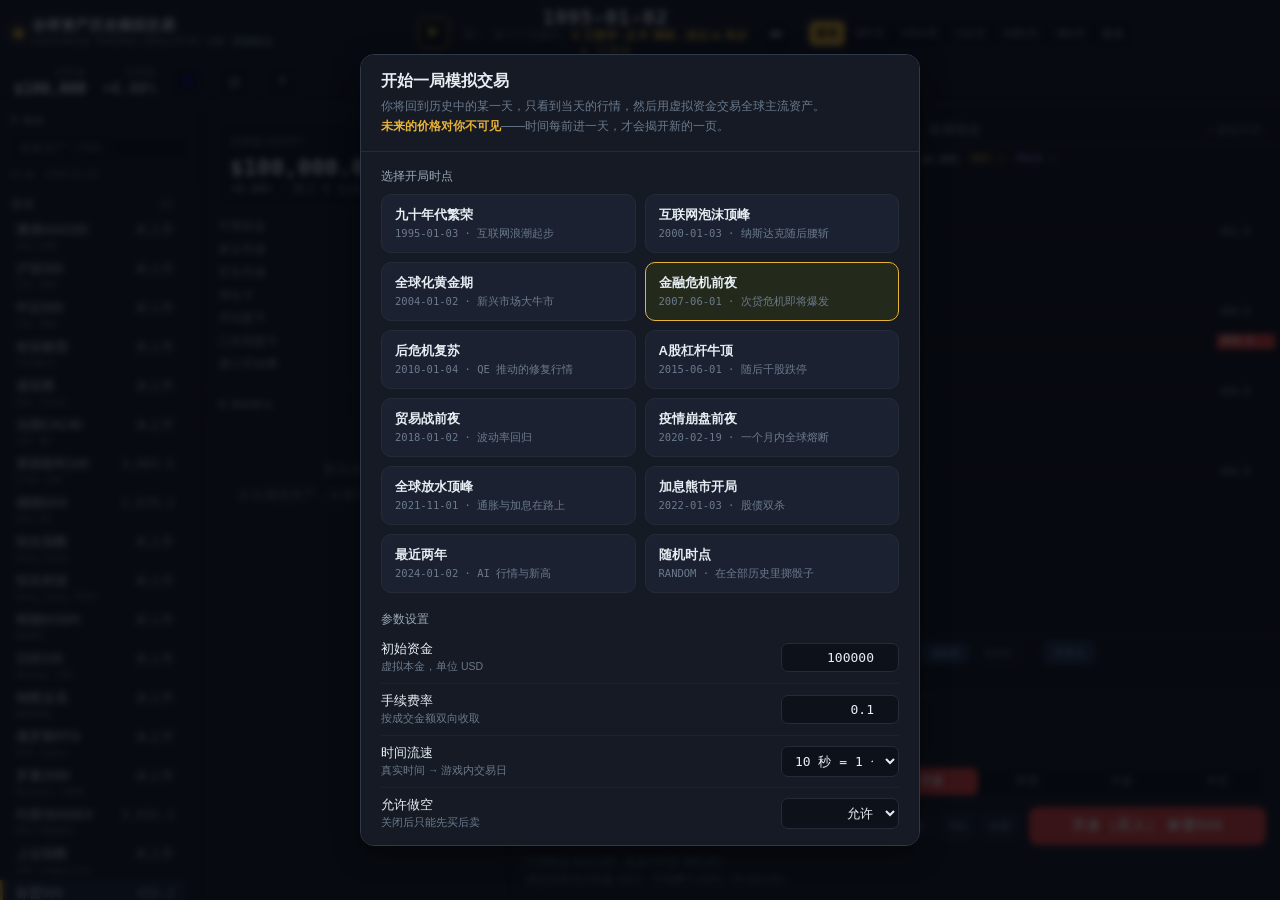
<file: index.html>
<!DOCTYPE html>
<html lang="zh-CN">
<head>
<meta charset="utf-8">
<meta name="viewport" content="width=device-width,initial-scale=1">
<title>全球资产历史模拟交易 · Historical Trading Simulator</title>
<meta name="description" content="用真实历史行情做的模拟交易游戏：你只能看到当天及过去，未来不可见。">
<link rel="stylesheet" href="css/simulator.css">
</head>
<body>
<script>
/* 全局错误横幅：任何脚本异常都直接显示出来，避免白屏无从排查 */
window.addEventListener('error', function (ev) {
  try {
    var d = document.getElementById('__errbanner');
    if (!d) {
      d = document.createElement('div'); d.id = '__errbanner';
      d.style.cssText = 'position:fixed;left:12px;right:12px;bottom:12px;z-index:9999;background:#2a1717;' +
        'border:1px solid #7d3535;color:#ffd7d7;padding:12px 16px;border-radius:10px;' +
        'font:12px/1.6 Menlo,Consolas,monospace;white-space:pre-wrap;max-height:40vh;overflow:auto';
      document.body.appendChild(d);
    }
    d.textContent += '\u26a0 脚本错误: ' + (ev.message || ev.error) + '\n' +
      ((ev.error && ev.error.stack) || '') + '\n';
  } catch (_) { }
});
</script>

<div id="boot">
  <div style="text-align:center">
    <div style="width:44px;height:44px;margin:0 auto 18px;border-radius:50%;border:3px solid #232c3a;border-top-color:#e8b339;animation:spin 1s linear infinite"></div>
    <div style="font-size:15px;color:#e6edf3;font-weight:600">全球资产历史模拟交易</div>
    <div style="font-size:12px;color:#6b7a8d;margin-top:8px" id="bootMsg">正在解码历史行情数据…</div>
  </div>
</div>

<div class="app">

  <!-- ================= 顶栏 ================= -->
  <header>
    <div class="brand">
      <span class="dot"></span>
      <span>全球资产历史模拟交易
        <small>HISTORICAL TRADING SIMULATOR · <b id="verTag" style="color:#6b7a8d">v20 · 投资组合</b></small>
      </span>
    </div>

    <div class="clock">
      <button class="iconbtn" id="btnPlay" title="播放 / 暂停">▶</button>
      <div class="cal">
        <div class="d" id="curDate">————-——-——</div>
        <div class="s" id="curSub">等待开始</div>
        <div class="s" id="nextIn"></div>
      </div>
      <button class="iconbtn" id="btnStep" title="手动前进一个交易日">⏭</button>
      <div class="speedbox">
        <div class="speeds" id="speeds">
          <button data-ms="0">暂停</button>
          <button data-ms="3600000">1时/天</button>
          <button data-ms="600000">10分/天</button>
          <button data-ms="60000">1分/天</button>
          <button data-ms="10000" class="on">10秒/天</button>
          <button data-ms="3000">3秒/天</button>
          <button data-ms="300">极速</button>
        </div>
      </div>
    </div>

    <div class="acct">
      <div class="kv"><div class="l">总权益</div><div class="v" id="hEquity">—</div></div>
      <div class="kv"><div class="l">总收益</div><div class="v" id="hRet">—</div></div>
      <a class="iconbtn" href="dataset.html" title="行情数据集说明">库</a>
      <button class="iconbtn" id="btnSet" title="设置 / 重新开局">⚙</button>
      <button class="iconbtn" id="btnHelp" title="玩法说明">?</button>
    </div>
    <div class="prog" id="prog"></div>
  </header>

  <!-- ============ ① 标的（最左） ============ -->
  <aside class="pane side-l">
    <div class="ph phcol">
      <span class="phcap">① 标的</span>
      <input id="wSearch" class="wsearch" type="search" placeholder="搜索资产 / 代码…" autocomplete="off">
      <span class="wmeta" id="mkStat"></span>
    </div>
    <div class="scroll" id="watch"></div>
  </aside>

  <div class="splitter" id="spL" title="拖动调整标的栏宽度 · 双击恢复默认"></div>

  <!-- ============ ② 持仓（中间） ============ -->
  <aside class="pane side-m">
    <div class="acctgrid">
      <div class="bigline">
        <div class="t">总权益 EQUITY
          <button class="tiny" id="btnAcctFold" title="收起账户明细，给持仓更多空间">⌃</button>
        </div>
        <div class="n" id="sEquity">—</div>
        <div class="p" id="sReturn">—</div>
      </div>
      <div id="acctRows">
        <div class="arow2"><span class="k">可用资金</span><span class="v" id="sCash">—</span></div>
        <div class="arow2"><span class="k">多头市值</span><span class="v" id="sLong">—</span></div>
        <div class="arow2"><span class="k">空头市值</span><span class="v" id="sShort">—</span></div>
        <div class="arow2"><span class="k">净头寸</span><span class="v" id="sNet">—</span></div>
        <div class="arow2"><span class="k">浮动盈亏</span><span class="v" id="sUpnl">—</span></div>
        <div class="arow2"><span class="k">已实现盈亏</span><span class="v" id="sRpnl">—</span></div>
        <div class="arow2"><span class="k">累计手续费</span><span class="v" id="sFee">—</span></div>
      </div>
    </div>

    <div class="ph">
      <span class="phcap">② 我的持仓</span>
      <span class="r">
        <span id="posStat"></span>
        <button class="tiny" id="btnDense" title="紧凑 / 舒适显示">▤</button>
        <button class="tiny" id="btnWide" title="一键加宽 / 还原持仓栏">⇔</button>
      </span>
    </div>
    <div class="scroll" id="posWrap"></div>
  </aside>

  <div class="splitter" id="spR" title="拖动调整持仓栏宽度 · 双击恢复默认"></div>

  <!-- ============ ③ K线图 + 买卖（最右） ============ -->
  <section class="main">
    <div class="viewzone">
      <div class="tabs" id="tabs">
        <button data-v="chart" class="on">K线图</button>
        <button data-v="equity">资金曲线</button>
        <button data-v="trades">成交记录</button>
        <button data-v="stats">绩效统计</button>
        <button data-v="analysis">持仓分析</button>
        <button data-v="pfolios">投资组合</button>
        <span class="sp"></span>
        <button class="tool" id="btnRestart" title="重新开局">↺ 重新开局</button>
      </div>

      <!-- K线 -->
      <div class="view on" data-v="chart">
        <div class="chartwrap">
          <canvas id="cvMain"></canvas>
          <div class="legend" id="legend"></div>
          <div class="tip" id="tipMain"></div>
        </div>
        <div class="chartbar" id="chartbar">
          <span>显示区间</span>
          <button class="rng" data-n="60">近2月</button>
          <button class="rng" data-n="180">近半年</button>
          <button class="rng on" data-n="365">近1年</button>
          <button class="rng" data-n="1095">近3年</button>
          <button class="rng" data-n="1825">近5年</button>
          <button class="rng" data-n="0">全部</button>
          <span style="width:10px"></span>
          <button class="tog on" data-ma="5">MA5</button>
          <button class="tog on" data-ma="20">MA20</button>
          <button class="tog" data-ma="60">MA60</button>
          <span style="width:10px"></span>
          <button class="tog on" id="tgMarks" title="显示 / 隐藏历史买卖点">买卖点</button>
          <span class="sp"></span>
          <span id="chartInfo"></span>
        </div>
      </div>

      <!-- 资金曲线 -->
      <div class="view" data-v="equity">
        <div class="chartwrap">
          <canvas id="cvEq"></canvas>
          <div class="legend" id="legendEq"></div>
          <div class="tip" id="tipEq"></div>
        </div>
        <div class="chartbar">
          <button class="tog on" id="tgBench">对比基准</button>
          <button class="tog on" id="tgLog">对数坐标</button>
          <span class="sp"></span>
          <span id="eqInfo"></span>
        </div>
      </div>

      <!-- 成交记录 -->
      <div class="view" data-v="trades">
        <div class="scroll" id="tradeWrap"></div>
      </div>

      <!-- 绩效统计 -->
      <div class="view" data-v="stats">
        <div class="scroll" id="statsWrap"></div>
      </div>

      <!-- 持仓分析 -->
      <div class="view" data-v="analysis">
        <div class="scroll" id="analysisWrap"></div>
      </div>

      <!-- 投资组合 -->
      <div class="view" data-v="pfolios">
        <div class="scroll" id="pfWrap"></div>
      </div>
    </div>

    <div class="hsplitter" id="spTrade" title="上下拖动调整交易面板高度 · 双击还原"></div>

    <!-- 当前标的的持仓 + 下单 -->
    <div class="tradezone" id="tradeZone">
      <div class="selpos" id="selPos"></div>
      <div class="ordbox">
        <div class="ordrow1">
          <div class="ordhd">
            <div>
              <div class="nm" id="oName">—</div>
              <div class="code" id="oCode">请从左侧选择资产</div>
            </div>
          </div>
          <div class="px">
            <div class="n" id="oPrice">—</div>
            <div class="c" id="oChange">—</div>
          </div>
          <div class="seg seg4" id="segSide">
            <button class="buy on" data-s="openLong">开多</button>
            <button class="sell" data-s="openShort">开空</button>
            <button class="closel" data-s="closeLong">平多</button>
            <button class="closes" data-s="closeShort">平空</button>
          </div>
        </div>
        <div class="ordrow2">
          <div class="field">
            <label>金额</label>
            <input type="number" id="inAmt" value="10000" min="0" step="1000">
            <span class="u">USD</span>
          </div>
          <div class="quicks" id="quicks">
            <button data-q="0.1">10%</button>
            <button data-q="0.25">25%</button>
            <button data-q="0.5">50%</button>
            <button data-q="0.75">75%</button>
            <button data-q="1">全部</button>
          </div>
          <button class="submit" id="btnSubmit">买入</button>
        </div>
        <div class="hint" id="ordHint"></div>
      </div>
    </div>
  </section>
</div>

<!-- ================= 开局 / 设置弹窗 ================= -->
<div class="mask" id="maskGame">
  <div class="modal">

    <!-- ===== 有存档时只显示这一屏：续局，任何设置都不用重填 ===== -->
    <div id="resumeBlock" style="display:none">
      <h2>继续上局</h2>
      <div class="mh">
        接着上次停下的时间和持仓继续。
        <b style="color:#e8b339">下面这些设置都会原样保留，不需要你再填一遍。</b>
      </div>
      <div class="mb">
        <div class="savedbox" id="savedBox"></div>
      </div>
      <div class="mf" style="justify-content:space-between">
        <button class="btn gho" id="btnNewGame">丢弃存档，重新开一局</button>
        <button class="btn pri" id="btnContinue">继续上局</button>
      </div>
    </div>

    <!-- ===== 新开一局（只有主动点"重新开一局"或没有存档时才出现）===== -->
    <div id="newBlock">
    <h2>开始一局模拟交易</h2>
    <div class="mh">
      你将回到历史中的某一天，只看到当天的行情，然后用虚拟资金交易全球主流资产。<br>
      <b style="color:#e8b339">未来的价格对你不可见</b>——时间每前进一天，才会揭开新的一页。
    </div>
    <div class="mb">
      <div style="font-size:12px;color:#9aa7b8;margin-bottom:9px">选择开局时点</div>
      <div class="scen" id="scenList"></div>

      <div style="font-size:12px;color:#9aa7b8;margin:18px 0 4px">参数设置</div>
      <div class="setrow">
        <span class="l">初始资金<small>虚拟本金，单位 USD</small></span>
        <input type="number" id="setCash" value="100000" min="1000" step="10000">
      </div>
      <div class="setrow">
        <span class="l">手续费率<small>按成交金额双向收取</small></span>
        <input type="number" id="setFee" value="0.1" min="0" max="2" step="0.01">
      </div>
      <div class="setrow">
        <span class="l">时间流速<small>真实时间 → 游戏内交易日</small></span>
        <select id="setSpeed">
          <option value="10000" selected>10 秒 = 1 个交易日（推荐）</option>
          <option value="3000">3 秒 = 1 个交易日</option>
          <option value="60000">1 分钟 = 1 个交易日</option>
          <option value="600000">10 分钟 = 1 个交易日</option>
          <option value="3600000">1 小时 = 1 个交易日（很慢）</option>
          <option value="0">手动推进（不自动走）</option>
        </select>
      </div>
      <div class="setrow" style="border:none">
        <span class="l">允许做空<small>关闭后只能先买后卖</small></span>
        <select id="setShort"><option value="1" selected>允许</option><option value="0">不允许</option></select>
      </div>
    </div>
    <div class="mb" style="padding-top:0">
      <div id="overwriteWarn" class="warnbox" style="display:none"></div>
    </div>
    <div class="mf">
      <button class="btn gho" id="btnBackResume" style="display:none">← 返回继续上局</button>
      <button class="btn pri" id="btnStart">开始交易</button>
    </div>
    </div><!-- /newBlock -->
  </div>
</div>

<!-- ================= 帮助 ================= -->
<div class="mask" id="maskHelp">
  <div class="modal">
    <h2>玩法说明</h2>
    <div class="mh">一个"不知道未来"的历史行情交易练习场。</div>
    <div class="mb help">
      <h3>画面分三栏</h3>
      <ul>
        <li><b>① 最左 · 标的</b>：搜索并点选要交易的资产。</li>
        <li><b>② 中间 · 我的持仓</b>：上方是账户概况（权益、可用资金、多空市值、盈亏），
            下方是全部持仓，每条腿都能单独「平」。</li>
        <li><b>③ 最右 · K线图 + 买卖</b>：上面看图（可切资金曲线 / 成交记录 / 绩效统计），
            下面就是该标的的持仓和下单区。</li>
        <li>两条<b>竖向分隔条</b>可拖动调栏宽（双击复原）；图表和下单区之间那条<b>横向分隔条</b>
            可拖动调高度（双击复原）。</li>
      </ul>
      <h3>核心规则</h3>
      <ul>
        <li>数据是<b>真实历史日线</b>（开高低收），覆盖全球主要股指、大宗商品、加密资产。覆盖范围与口径见<a href="dataset.html">行情数据集说明</a>。</li>
        <li>你只能看到<b>当前日期及之前</b>的走势，右边（未来）永远是黑的。</li>
        <li>默认 <b>10 秒真实时间 = 1 个交易日</b>；顶栏可随时切换 1 小时 / 10 分钟 / 1 分钟 / 3 秒 / 极速，也能手动点 ⏭ 单步。</li>
        <li>日期下方有<b>倒计时</b>，会实时显示离下一个交易日还有多久——它在走，只是可能很慢。</li>
        <li>周末和休市日不在时间轴上——每推进一格，就是下一个真实交易日。</li>
        <li><b>双向持仓</b>：同一资产可以<b>同时</b>持有<b>多头</b>和<b>空头</b>两笔独立仓位，
            互不抵消（对冲模式）。下单区四个按钮分别是 <code>开多</code> <code>开空</code> <code>平多</code> <code>平空</code>。</li>
        <li>下单按<b>金额</b>计算，自动折算数量（支持小数）。成交价 = 当日收盘价，另收手续费。</li>
        <li>开空占用 <b>50% 保证金</b>，按空头市值冻结；可用资金 = 现金 − 空头保证金。</li>
        <li><b>总权益跌破 0 即爆仓</b>，本局结束。权益 = 现金 + 多头市值 − 空头市值。</li>
      </ul>
      <h3>操作提示</h3>
      <ul>
        <li>①点标的 → ③看图 → ③下单，持仓在②里。</li>
        <li><b>联动定位</b>：点①里的某个资产，②持仓栏会<b>自动滚动到它的持仓并高亮</b>
            （金色竖条 + 闪烁）；反过来点②里的某个持仓，①标的栏也会跳过去。
            当前选中的资产在持仓栏里会<b>常亮</b>一条金色标记，一眼可辨。</li>
        <li><b>想看得更宽敞</b>：拖两侧竖向分隔条调宽；中间栏右上角 <code>⇔</code> 一键加宽；
            总权益旁的 <code>⌃</code> 收起账户明细，把高度全留给持仓。</li>
        <li>持仓栏右上角 <code>▤</code> 切换<b>紧凑模式</b>，每条腿压成一行，同样高度多看约一倍。</li>
        <li><b>减仓（不是全平）</b>：持仓行上的 <code>平</code> 按钮会弹出一个菜单，
            可以选 <code>10%</code> <code>25%</code> <code>50%</code> <code>75%</code> <code>全部</code>，
            只平掉这条腿的一部分，剩下的继续持有。开仓均价保持不变。</li>
        <li>想同时做多做空：先点<code>开多</code>买一笔，再点<code>开空</code>卖一笔，两笔会并列显示。</li>
        <li>K线上方的<b>区间按钮</b>（近2月 / 近半年 / 近1年 / 近3年 / 近5年 / 全部）
            按<b>真实日历天数</b>取数；图表右下角会显示当前实际显示的起止日期。</li>
        <li>鼠标悬停在图上可看当天开高低收与涨跌幅，当天有成交会一并列出。</li>
        <li><b>K线上的买卖点</b>：<b style="color:#f0433f">▲ 实心红 = 开多</b>、
            <b style="color:#f0433f">△ 空心红 = 平空</b>、
            <b style="color:#12b76a">▼ 实心绿 = 开空</b>、
            <b style="color:#12b76a">▽ 空心绿 = 平多</b>。
            买点画在 K 线下方，卖点画在上方；三角形大小代表成交金额大小。
            图表工具条的 <code>买卖点</code> 可以开关。</li>
        <li>"资金曲线"页可对比<b>等权买入持有基准</b>，看自己有没有跑赢躺平。</li>
        <li><b>"持仓分析"页</b>：资产配置占比（含现金，合计 100%）、空头敞口、类别分布、
            盈亏贡献排行、集中度（最大单一 / Top3 / HHI），以及全部持仓的明细表。</li>
        <li><b>"投资组合"页</b>：把若干资产配成一组并设定目标权重，然后<b>一键对整个组合加仓 /
            分档减仓 / 清仓</b>，按权重自动分配到每个成分。组合保存在本地，跨局沿用。</li>
        <li>进度会自动存在浏览器里，关掉网页再打开可以"继续上局"。
            <b>有存档时弹窗只显示「继续上局」和一份设置摘要</b>——时间流速、手续费率、初始资金、
            做空开关都是上次的值，不用重填；想改这些参数就点「丢弃存档，重新开一局」。</li>
        <li><b>投资组合</b>：在"投资组合"页把若干资产配成一组、设好目标权重，之后
            「一键加仓 / 建仓」会按权重把金额分摊到每个成分；「减仓 25% / 50% / 全部清仓」
            按各成分的持仓比例整组减仓。组合存在本地，<b>跨局沿用</b>。</li>
        <li><b>你的设置会被完整保留</b>：时间流速、下单方向、K线区间、均线开关、图表选项、各栏宽度与折叠状态，更新版本后依旧沿用上局的选择。</li>
      </ul>
      <h3>为什么要这样设计</h3>
      <ul>
        <li>看历史图表时人人都是股神，因为你知道后面发生了什么。这个游戏把"后面"删掉，
            逼你在<b>信息不完整</b>的条件下做决策——这才是交易的真实处境。</li>
      </ul>
    </div>
    <div class="mf"><button class="btn pri" id="btnHelpOk">知道了</button></div>
  </div>
</div>

<!-- 减仓菜单（点持仓行上的「平」弹出） -->
<div class="popmenu" id="popClose"></div>

<div class="toast" id="toast"></div>

<script src="data/payload.js"></script>
<script src="js/01_codec.js"></script>
<script src="js/02_chart.js"></script>
<script src="js/03_game.js"></script>
</body>
</html>
</file>
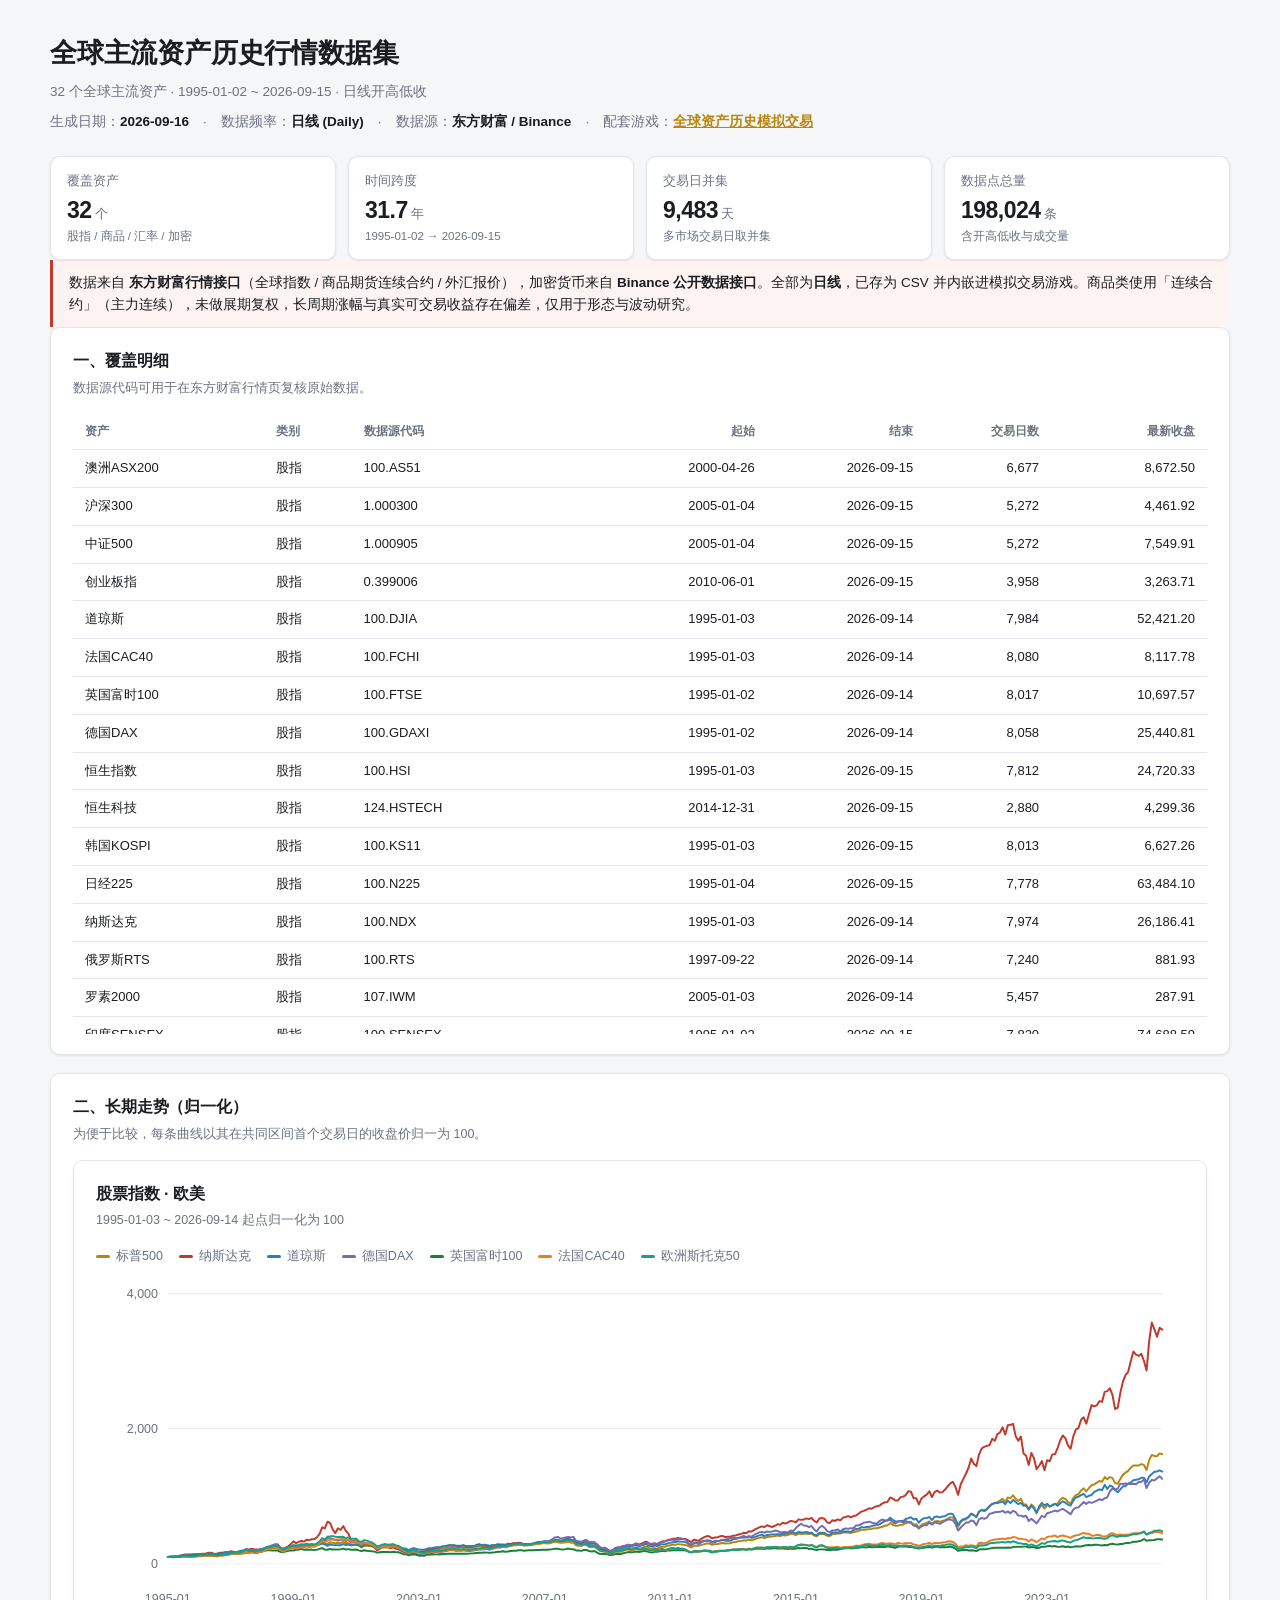
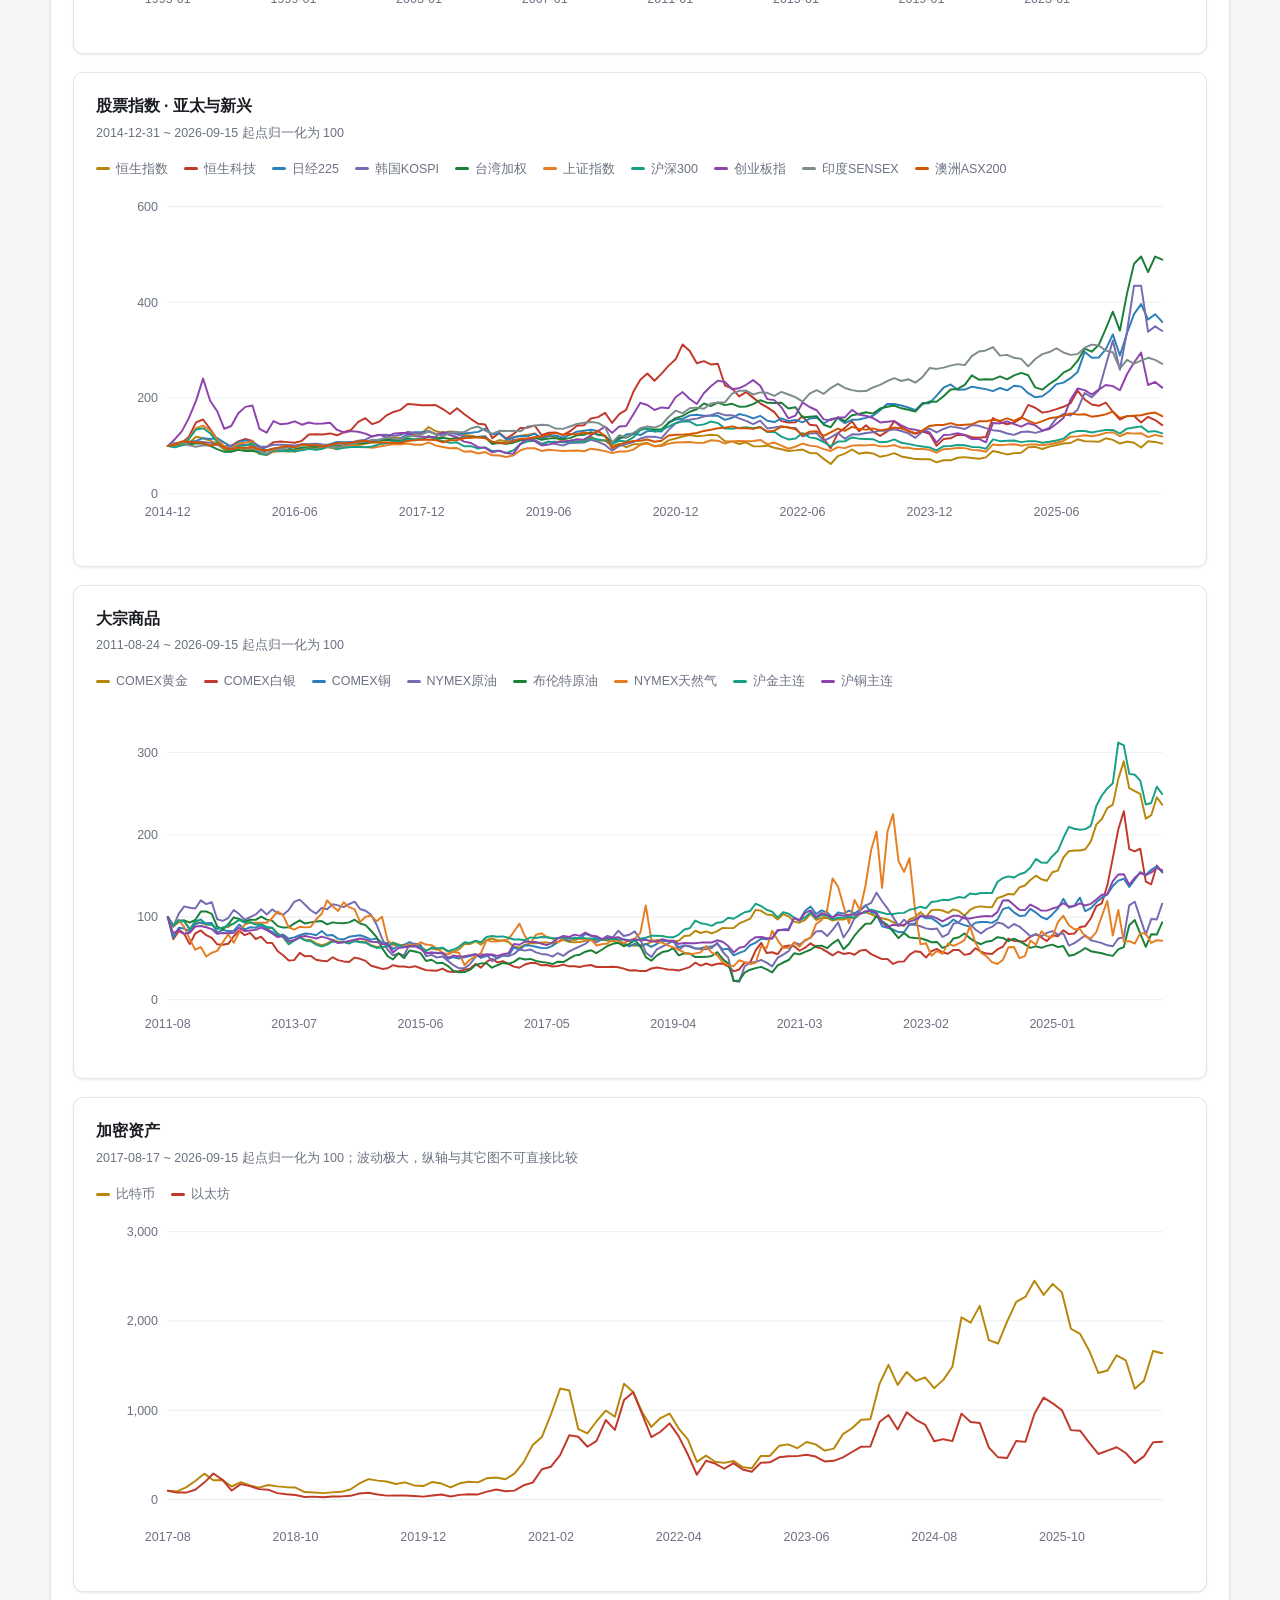
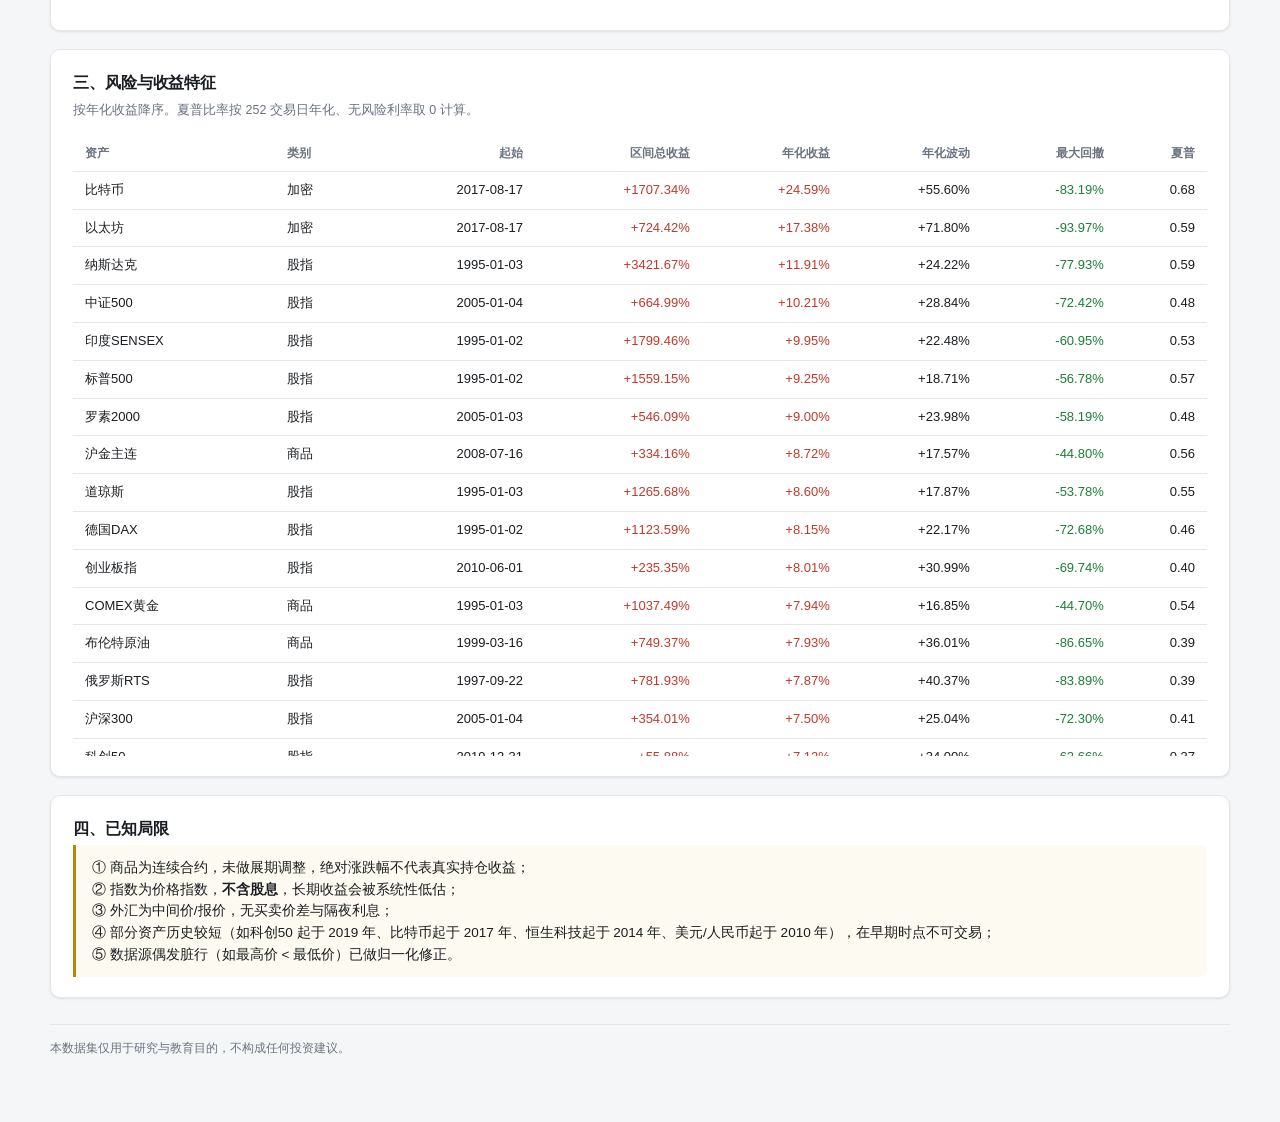
<file: dataset.html>
<!DOCTYPE html>
<html lang="zh-CN">
<head>
<meta charset="utf-8">
<meta name="viewport" content="width=device-width, initial-scale=1">
<title>全球主流资产历史行情数据集</title>
<style>
:root {
  --bg: #f5f6f8; --card: #ffffff; --ink: #1a1d21; --muted: #6b7280;
  --line: #e3e6ea; --accent: #b8860b; --up: #c0392b; --down: #1a7f37;
  --radius: 10px; --shadow: 0 1px 3px rgba(16,24,40,.06), 0 1px 2px rgba(16,24,40,.04);
}
* { box-sizing: border-box; }
body {
  margin: 0; padding: 32px 20px 64px; background: var(--bg); color: var(--ink);
  font-family: -apple-system, BlinkMacSystemFont, "PingFang SC", "Hiragino Sans GB", "Microsoft YaHei", "Helvetica Neue", Arial, sans-serif; font-size: 14px; line-height: 1.6;
  -webkit-font-smoothing: antialiased;
}
.wrap { max-width: 1180px; margin: 0 auto; }
header.page { margin-bottom: 24px; }
header.page h1 { font-size: 27px; margin: 0 0 6px; letter-spacing: -.2px; }
header.page .sub { color: var(--muted); font-size: 13.5px; }
header.page .sub b { color: var(--ink); font-weight: 600; }
.card {
  background: var(--card); border: 1px solid var(--line); border-radius: var(--radius);
  box-shadow: var(--shadow); padding: 20px 22px; margin-bottom: 18px;
}
.card > h2 {
  font-size: 16px; margin: 0 0 4px; font-weight: 600; letter-spacing: -.1px;
}
.card > h2 .idx { color: var(--accent); margin-right: 6px; font-variant-numeric: tabular-nums; }
.card > .cap { color: var(--muted); font-size: 12.5px; margin: 0 0 16px; }
/* 指标卡 */
.cards { display: grid; grid-template-columns: repeat(auto-fit, minmax(168px, 1fr)); gap: 12px; }
.metric {
  background: var(--card); border: 1px solid var(--line); border-radius: var(--radius);
  padding: 14px 16px; box-shadow: var(--shadow);
}
.metric .k { color: var(--muted); font-size: 12.5px; margin-bottom: 6px; }
.metric .v {
  font-size: 23px; font-weight: 650; letter-spacing: -.5px;
  font-variant-numeric: tabular-nums; line-height: 1.15;
}
.metric .v .u { font-size: 13px; font-weight: 500; color: var(--muted); margin-left: 3px; }
.metric .d { font-size: 12.5px; margin-top: 5px; font-variant-numeric: tabular-nums; }
.metric .h { font-size: 11.5px; color: var(--muted); margin-top: 3px; }
.up { color: var(--up); } .down { color: var(--down); } .flat { color: var(--muted); }
/* 表格 */
.tbl-wrap { overflow-x: auto; }
table.data { width: 100%; border-collapse: collapse; font-size: 13px; }
table.data th, table.data td {
  padding: 8px 12px; border-bottom: 1px solid var(--line); text-align: left;
  white-space: nowrap;
}
table.data th {
  color: var(--muted); font-weight: 600; font-size: 12px; text-transform: none;
  border-bottom: 1.5px solid var(--line); position: sticky; top: 0; background: var(--card);
}
table.data td.num, table.data th.num { text-align: right; font-variant-numeric: tabular-nums; }
table.data tbody tr:hover { background: #fafbfc; }
table.data tbody tr:last-child td { border-bottom: none; }
/* 图 */
img.fig { width: 100%; height: auto; display: block; border-radius: 6px; }
.chart { position: relative; width: 100%; }
.chart svg { width: 100%; height: auto; display: block; overflow: visible; }
.chart .tip {
  position: absolute; pointer-events: none; opacity: 0; transition: opacity .1s;
  background: rgba(26,29,33,.94); color: #fff; border-radius: 7px; padding: 8px 11px;
  font-size: 12.5px; line-height: 1.5; white-space: nowrap; z-index: 10;
  font-variant-numeric: tabular-nums; box-shadow: 0 4px 14px rgba(0,0,0,.22);
}
.chart .tip .tt { font-weight: 600; margin-bottom: 4px; color: #e8d9a8; }
.chart .tip .row { display: flex; gap: 10px; justify-content: space-between; }
.chart .tip .sw { display: inline-block; width: 8px; height: 8px; border-radius: 2px; margin-right: 5px; }
.legend { display: flex; flex-wrap: wrap; gap: 16px; margin: 2px 0 8px; font-size: 12.5px; color: var(--muted); }
.legend span.item { display: inline-flex; align-items: center; }
.legend i { width: 14px; height: 3px; border-radius: 2px; margin-right: 6px; display: inline-block; }
/* 提示块 */
.callout {
  border-left: 3px solid var(--accent); background: #fdfaf1;
  padding: 12px 16px; border-radius: 0 6px 6px 0; font-size: 13.5px;
}
.callout.warn { border-color: var(--up); background: #fdf3f2; }
.callout.info { border-color: #2c7fb8; background: #f2f7fc; }
.kv { display: grid; grid-template-columns: max-content 1fr; gap: 6px 18px; font-size: 13px; }
.kv dt { color: var(--muted); }
.kv dd { margin: 0; font-variant-numeric: tabular-nums; }
.two { display: grid; grid-template-columns: 1fr 1fr; gap: 18px; }
@media (max-width: 820px) { .two { grid-template-columns: 1fr; } }
footer.page {
  color: var(--muted); font-size: 12px; margin-top: 26px; padding-top: 14px;
  border-top: 1px solid var(--line);
}
a{color:var(--accent);font-weight:600}
</style>
</head>
<body>
<div class="wrap">
<header class="page">
  <h1>全球主流资产历史行情数据集</h1>
  <div class="sub">32 个全球主流资产 · 1995-01-02 ~ 2026-09-15 · 日线开高低收</div>
  <div class="sub" style="margin-top:8px">生成日期：<b>2026-09-16</b>　·　数据频率：<b>日线 (Daily)</b>　·　数据源：<b>东方财富 / Binance</b>　·　配套游戏：<a href="index.html">全球资产历史模拟交易</a></div>
</header>
<div class="cards"><div class="metric"><div class="k">覆盖资产</div><div class="v">32<span class="u">个</span></div><div class="h">股指 / 商品 / 汇率 / 加密</div></div><div class="metric"><div class="k">时间跨度</div><div class="v">31.7<span class="u">年</span></div><div class="h">1995-01-02 → 2026-09-15</div></div><div class="metric"><div class="k">交易日并集</div><div class="v">9,483<span class="u">天</span></div><div class="h">多市场交易日取并集</div></div><div class="metric"><div class="k">数据点总量</div><div class="v">198,024<span class="u">条</span></div><div class="h">含开高低收与成交量</div></div></div><div class="callout warn">数据来自 <b>东方财富行情接口</b>（全球指数 / 商品期货连续合约 / 外汇报价），加密货币来自 <b>Binance 公开数据接口</b>。全部为<b>日线</b>，已存为 CSV 并内嵌进模拟交易游戏。商品类使用「连续合约」（主力连续），未做展期复权，长周期涨幅与真实可交易收益存在偏差，仅用于形态与波动研究。</div><div class="card"><h2>一、覆盖明细</h2><p class="cap">数据源代码可用于在东方财富行情页复核原始数据。</p><div class="tbl-wrap" style="max-height:620px;overflow-y:auto"><table class="data"><thead><tr><th class="">资产</th><th class="">类别</th><th class="">数据源代码</th><th class="num">起始</th><th class="num">结束</th><th class="num">交易日数</th><th class="num">最新收盘</th></tr></thead><tbody><tr><td class="">澳洲ASX200</td><td class="">股指</td><td class="">100.AS51</td><td class="num">2000-04-26</td><td class="num">2026-09-15</td><td class="num">6,677</td><td class="num">8,672.50</td></tr><tr><td class="">沪深300</td><td class="">股指</td><td class="">1.000300</td><td class="num">2005-01-04</td><td class="num">2026-09-15</td><td class="num">5,272</td><td class="num">4,461.92</td></tr><tr><td class="">中证500</td><td class="">股指</td><td class="">1.000905</td><td class="num">2005-01-04</td><td class="num">2026-09-15</td><td class="num">5,272</td><td class="num">7,549.91</td></tr><tr><td class="">创业板指</td><td class="">股指</td><td class="">0.399006</td><td class="num">2010-06-01</td><td class="num">2026-09-15</td><td class="num">3,958</td><td class="num">3,263.71</td></tr><tr><td class="">道琼斯</td><td class="">股指</td><td class="">100.DJIA</td><td class="num">1995-01-03</td><td class="num">2026-09-14</td><td class="num">7,984</td><td class="num">52,421.20</td></tr><tr><td class="">法国CAC40</td><td class="">股指</td><td class="">100.FCHI</td><td class="num">1995-01-03</td><td class="num">2026-09-14</td><td class="num">8,080</td><td class="num">8,117.78</td></tr><tr><td class="">英国富时100</td><td class="">股指</td><td class="">100.FTSE</td><td class="num">1995-01-02</td><td class="num">2026-09-14</td><td class="num">8,017</td><td class="num">10,697.57</td></tr><tr><td class="">德国DAX</td><td class="">股指</td><td class="">100.GDAXI</td><td class="num">1995-01-02</td><td class="num">2026-09-14</td><td class="num">8,058</td><td class="num">25,440.81</td></tr><tr><td class="">恒生指数</td><td class="">股指</td><td class="">100.HSI</td><td class="num">1995-01-03</td><td class="num">2026-09-15</td><td class="num">7,812</td><td class="num">24,720.33</td></tr><tr><td class="">恒生科技</td><td class="">股指</td><td class="">124.HSTECH</td><td class="num">2014-12-31</td><td class="num">2026-09-15</td><td class="num">2,880</td><td class="num">4,299.36</td></tr><tr><td class="">韩国KOSPI</td><td class="">股指</td><td class="">100.KS11</td><td class="num">1995-01-03</td><td class="num">2026-09-15</td><td class="num">8,013</td><td class="num">6,627.26</td></tr><tr><td class="">日经225</td><td class="">股指</td><td class="">100.N225</td><td class="num">1995-01-04</td><td class="num">2026-09-15</td><td class="num">7,778</td><td class="num">63,484.10</td></tr><tr><td class="">纳斯达克</td><td class="">股指</td><td class="">100.NDX</td><td class="num">1995-01-03</td><td class="num">2026-09-14</td><td class="num">7,974</td><td class="num">26,186.41</td></tr><tr><td class="">俄罗斯RTS</td><td class="">股指</td><td class="">100.RTS</td><td class="num">1997-09-22</td><td class="num">2026-09-14</td><td class="num">7,240</td><td class="num">881.93</td></tr><tr><td class="">罗素2000</td><td class="">股指</td><td class="">107.IWM</td><td class="num">2005-01-03</td><td class="num">2026-09-14</td><td class="num">5,457</td><td class="num">287.91</td></tr><tr><td class="">印度SENSEX</td><td class="">股指</td><td class="">100.SENSEX</td><td class="num">1995-01-02</td><td class="num">2026-09-15</td><td class="num">7,820</td><td class="num">74,688.59</td></tr><tr><td class="">上证指数</td><td class="">股指</td><td class="">1.000001</td><td class="num">1995-01-03</td><td class="num">2026-09-15</td><td class="num">7,698</td><td class="num">3,871.53</td></tr><tr><td class="">标普500</td><td class="">股指</td><td class="">100.SPX</td><td class="num">1995-01-02</td><td class="num">2026-09-14</td><td class="num">8,003</td><td class="num">7,619.98</td></tr><tr><td class="">科创50</td><td class="">股指</td><td class="">1.000688</td><td class="num">2019-12-31</td><td class="num">2026-09-15</td><td class="num">1,627</td><td class="num">1,558.76</td></tr><tr><td class="">欧洲斯托克50</td><td class="">股指</td><td class="">100.SX5E</td><td class="num">1995-01-02</td><td class="num">2026-09-14</td><td class="num">8,129</td><td class="num">6,260.38</td></tr><tr><td class="">台湾加权</td><td class="">股指</td><td class="">100.TWII</td><td class="num">1995-01-05</td><td class="num">2026-09-15</td><td class="num">7,732</td><td class="num">45,511.49</td></tr><tr><td class="">布伦特原油</td><td class="">商品</td><td class="">112.B00Y</td><td class="num">1999-03-16</td><td class="num">2026-09-15</td><td class="num">7,063</td><td class="num">107.70</td></tr><tr><td class="">COMEX铜</td><td class="">商品</td><td class="">101.HG00Y</td><td class="num">2011-07-15</td><td class="num">2026-09-15</td><td class="num">3,880</td><td class="num">6.39</td></tr><tr><td class="">COMEX黄金</td><td class="">商品</td><td class="">101.GC00Y</td><td class="num">1995-01-03</td><td class="num">2026-09-15</td><td class="num">8,022</td><td class="num">4,332.70</td></tr><tr><td class="">铁矿石主连</td><td class="">商品</td><td class="">114.im</td><td class="num">2013-10-21</td><td class="num">2026-09-15</td><td class="num">3,151</td><td class="num">707.50</td></tr><tr><td class="">NYMEX天然气</td><td class="">商品</td><td class="">102.NG00Y</td><td class="num">2011-08-24</td><td class="num">2026-09-15</td><td class="num">3,802</td><td class="num">2.90</td></tr><tr><td class="">沪铜主连</td><td class="">商品</td><td class="">113.cum</td><td class="num">1995-04-17</td><td class="num">2026-09-15</td><td class="num">7,645</td><td class="num">107,260.00</td></tr><tr><td class="">沪金主连</td><td class="">商品</td><td class="">113.aum</td><td class="num">2008-07-16</td><td class="num">2026-09-15</td><td class="num">4,426</td><td class="num">928.80</td></tr><tr><td class="">COMEX白银</td><td class="">商品</td><td class="">101.SI00Y</td><td class="num">2011-07-22</td><td class="num">2026-09-15</td><td class="num">3,877</td><td class="num">63.68</td></tr><tr><td class="">NYMEX原油</td><td class="">商品</td><td class="">102.CL00Y</td><td class="num">1995-01-03</td><td class="num">2026-09-15</td><td class="num">8,043</td><td class="num">103.45</td></tr><tr><td class="">比特币</td><td class="">加密</td><td class="">BINANCE:BTCUSDT</td><td class="num">2017-08-17</td><td class="num">2026-09-15</td><td class="num">3,317</td><td class="num">77,446.00</td></tr><tr><td class="">以太坊</td><td class="">加密</td><td class="">BINANCE:ETHUSDT</td><td class="num">2017-08-17</td><td class="num">2026-09-15</td><td class="num">3,317</td><td class="num">2,489.75</td></tr></tbody></table></div></div><div class="card"><h2>二、长期走势（归一化）</h2><p class="cap">为便于比较，每条曲线以其在共同区间首个交易日的收盘价归一为 100。</p><div class="card"><h2>股票指数 · 欧美</h2><p class="cap">1995-01-03 ~ 2026-09-14 起点归一化为 100</p><div class="legend"><span class="item"><i style="background:#b8860b"></i>标普500</span><span class="item"><i style="background:#c0392b"></i>纳斯达克</span><span class="item"><i style="background:#2c7fb8"></i>道琼斯</span><span class="item"><i style="background:#756bb1"></i>德国DAX</span><span class="item"><i style="background:#1a7f37"></i>英国富时100</span><span class="item"><i style="background:#e67e22"></i>法国CAC40</span><span class="item"><i style="background:#16a085"></i>欧洲斯托克50</span></div><div class="chart" id="chart13975288"><svg viewBox="0 0 1000 330" preserveAspectRatio="xMidYMid meet" role="img"><line x1="66.0" y1="266.3" x2="980.0" y2="266.3" stroke="#eceff3" stroke-width="1"/><text x="57.0" y="270.3" text-anchor="end" font-size="11.5" fill="#6b7280">0</text><line x1="66.0" y1="142.1" x2="980.0" y2="142.1" stroke="#eceff3" stroke-width="1"/><text x="57.0" y="146.1" text-anchor="end" font-size="11.5" fill="#6b7280">2,000</text><line x1="66.0" y1="18.0" x2="980.0" y2="18.0" stroke="#eceff3" stroke-width="1"/><text x="57.0" y="22.0" text-anchor="end" font-size="11.5" fill="#6b7280">4,000</text><text x="66.0" y="302.0" text-anchor="middle" font-size="11.5" fill="#6b7280">1995-01</text><text x="181.5" y="302.0" text-anchor="middle" font-size="11.5" fill="#6b7280">1999-01</text><text x="296.9" y="302.0" text-anchor="middle" font-size="11.5" fill="#6b7280">2003-01</text><text x="412.4" y="302.0" text-anchor="middle" font-size="11.5" fill="#6b7280">2007-01</text><text x="527.8" y="302.0" text-anchor="middle" font-size="11.5" fill="#6b7280">2011-01</text><text x="643.3" y="302.0" text-anchor="middle" font-size="11.5" fill="#6b7280">2015-01</text><text x="758.7" y="302.0" text-anchor="middle" font-size="11.5" fill="#6b7280">2019-01</text><text x="874.2" y="302.0" text-anchor="middle" font-size="11.5" fill="#6b7280">2023-01</text><path d="M66.0,260.1 L68.4,259.9 L70.8,259.7 L73.2,259.5 L75.6,259.2 L78.0,259.1 L80.4,258.9 L82.8,258.9 L85.2,258.6 L87.6,258.6 L90.1,258.3 L92.5,258.2 L94.9,257.9 L97.3,257.8 L99.7,257.8 L102.1,257.7 L104.5,257.5 L106.9,257.4 L109.3,257.8 L111.7,257.7 L114.1,257.2 L116.5,257.0 L118.9,256.3 L121.3,256.5 L123.7,255.9 L126.1,255.9 L128.5,256.3 L130.9,255.7 L133.3,255.1 L135.8,254.6 L138.2,253.7 L140.6,254.4 L143.0,253.8 L145.4,254.2 L147.8,253.7 L150.2,253.5 L152.6,253.4 L155.0,252.4 L157.4,251.7 L159.8,251.6 L162.2,251.9 L164.6,251.3 L167.0,251.5 L169.4,253.7 L171.8,252.9 L174.2,251.8 L176.6,250.9 L179.0,250.1 L181.5,249.4 L183.9,249.9 L186.3,249.3 L188.7,248.7 L191.1,249.1 L193.5,248.2 L195.9,248.8 L198.3,248.9 L200.7,249.4 L203.1,248.3 L205.5,248.0 L207.9,246.9 L210.3,247.9 L212.7,248.3 L215.1,246.5 L217.5,247.1 L219.9,247.5 L222.3,247.1 L224.7,247.4 L227.2,246.3 L229.6,247.3 L232.0,247.4 L234.4,248.9 L236.8,248.9 L239.2,248.3 L241.6,249.9 L244.0,251.0 L246.4,249.8 L248.8,249.7 L251.2,250.1 L253.6,250.3 L256.0,251.3 L258.4,252.6 L260.8,252.3 L263.2,251.3 L265.6,251.1 L268.0,251.4 L270.4,251.7 L272.9,251.1 L275.3,252.1 L277.7,252.2 L280.1,253.2 L282.5,254.3 L284.9,254.2 L287.3,255.5 L289.7,254.6 L292.1,253.9 L294.5,254.7 L296.9,255.0 L299.3,255.2 L301.7,255.1 L304.1,254.2 L306.5,253.6 L308.9,253.4 L311.3,253.2 L313.7,253.0 L316.1,253.1 L318.6,252.4 L321.0,252.3 L323.4,251.6 L325.8,251.4 L328.2,251.2 L330.6,251.4 L333.0,251.7 L335.4,251.5 L337.8,251.2 L340.2,251.7 L342.6,251.7 L345.0,251.6 L347.4,251.4 L349.8,250.8 L352.2,250.3 L354.6,250.7 L357.0,250.4 L359.4,250.7 L361.8,251.0 L364.3,250.6 L366.7,250.6 L369.1,250.0 L371.5,250.2 L373.9,250.1 L376.3,250.4 L378.7,249.8 L381.1,249.8 L383.5,249.4 L385.9,249.4 L388.3,249.2 L390.7,249.0 L393.1,249.5 L395.5,249.5 L397.9,249.4 L400.3,249.1 L402.7,248.7 L405.1,248.1 L407.5,247.8 L410.0,247.6 L412.4,247.3 L414.8,247.7 L417.2,247.5 L419.6,246.7 L422.0,246.1 L424.4,246.5 L426.8,247.1 L429.2,246.8 L431.6,246.1 L434.0,245.8 L436.4,246.7 L438.8,246.9 L441.2,248.1 L443.6,248.7 L446.0,248.8 L448.4,248.0 L450.8,247.8 L453.2,249.4 L455.7,249.6 L458.1,249.4 L460.5,250.9 L462.9,253.5 L465.3,254.5 L467.7,254.4 L470.1,255.4 L472.5,256.6 L474.9,255.8 L477.3,254.8 L479.7,254.2 L482.1,254.2 L484.5,253.3 L486.9,252.8 L489.3,252.3 L491.7,252.6 L494.1,251.8 L496.5,251.6 L498.9,252.1 L501.4,251.7 L503.8,250.9 L506.2,250.6 L508.6,251.9 L511.0,252.7 L513.4,251.8 L515.8,252.4 L518.2,251.2 L520.6,250.7 L523.0,250.7 L525.4,249.7 L527.8,249.3 L530.2,248.8 L532.6,248.8 L535.0,248.3 L537.4,248.5 L539.8,248.9 L542.2,249.2 L544.6,250.2 L547.1,251.4 L549.5,249.7 L551.9,249.8 L554.3,249.7 L556.7,249.0 L559.1,248.3 L561.5,247.7 L563.9,247.8 L566.3,249.0 L568.7,248.3 L571.1,248.1 L573.5,247.7 L575.9,247.3 L578.3,247.7 L580.7,247.6 L583.1,247.5 L585.5,246.5 L587.9,246.3 L590.3,245.6 L592.8,245.4 L595.2,244.8 L597.6,245.1 L600.0,244.0 L602.4,244.7 L604.8,244.1 L607.2,243.1 L609.6,242.5 L612.0,241.9 L614.4,242.8 L616.8,241.8 L619.2,241.6 L621.6,241.4 L624.0,240.9 L626.4,240.4 L628.8,240.8 L631.2,239.9 L633.6,240.3 L636.0,239.7 L638.5,239.0 L640.9,239.1 L643.3,240.0 L645.7,238.5 L648.1,239.0 L650.5,238.8 L652.9,238.5 L655.3,239.1 L657.7,238.5 L660.1,240.3 L662.5,241.0 L664.9,238.9 L667.3,238.8 L669.7,239.3 L672.1,240.7 L674.5,240.8 L676.9,239.1 L679.3,239.0 L681.7,238.6 L684.2,238.6 L686.6,237.6 L689.0,237.6 L691.4,237.7 L693.8,238.2 L696.2,237.3 L698.6,236.7 L701.0,236.2 L703.4,235.1 L705.8,235.1 L708.2,234.8 L710.6,234.5 L713.0,234.3 L715.4,233.7 L717.8,233.7 L720.2,233.0 L722.6,232.3 L725.0,231.4 L727.4,231.0 L729.9,229.0 L732.3,230.5 L734.7,231.4 L737.1,231.3 L739.5,230.6 L741.9,230.4 L744.3,229.1 L746.7,228.0 L749.1,227.8 L751.5,230.5 L753.9,229.9 L756.3,233.2 L758.7,230.6 L761.1,229.5 L763.5,228.9 L765.9,227.4 L768.3,230.0 L770.7,227.5 L773.1,227.0 L775.6,227.7 L778.0,227.0 L780.4,226.2 L782.8,224.8 L785.2,223.7 L787.6,223.7 L790.0,227.3 L792.4,232.2 L794.8,227.9 L797.2,226.1 L799.6,225.4 L802.0,223.1 L804.4,220.1 L806.8,221.9 L809.2,223.1 L811.6,218.5 L814.0,216.7 L816.4,217.3 L818.8,216.0 L821.3,213.9 L823.7,211.1 L826.1,210.8 L828.5,209.6 L830.9,208.3 L833.3,206.6 L835.7,209.4 L838.1,205.5 L840.5,206.0 L842.9,203.4 L845.3,206.7 L847.7,208.6 L850.1,206.5 L852.5,211.8 L854.9,211.8 L857.3,216.3 L859.7,211.8 L862.1,214.1 L864.5,219.0 L867.0,215.2 L869.4,212.5 L871.8,215.6 L874.2,212.5 L876.6,213.9 L879.0,212.1 L881.4,211.3 L883.8,211.1 L886.2,207.6 L888.6,205.7 L891.0,206.8 L893.4,209.7 L895.8,211.0 L898.2,206.0 L900.6,203.3 L903.0,202.3 L905.4,199.0 L907.8,197.0 L910.2,199.8 L912.7,196.7 L915.1,194.2 L917.5,193.4 L919.9,191.8 L922.3,190.3 L924.7,191.0 L927.1,186.7 L929.5,188.7 L931.9,186.6 L934.3,187.7 L936.7,192.2 L939.1,192.8 L941.5,188.3 L943.9,184.4 L946.3,182.6 L948.7,181.0 L951.1,178.0 L953.5,176.0 L955.9,175.9 L958.4,176.0 L960.8,174.7 L963.2,175.5 L965.6,180.1 L968.0,171.2 L970.4,166.3 L972.8,167.3 L975.2,167.5 L977.6,164.9 L980.0,165.7" fill="none" stroke="#b8860b" stroke-width="1.8" stroke-linejoin="round" stroke-linecap="round"/><path d="M66.0,260.1 L68.4,259.8 L70.8,259.6 L73.2,259.3 L75.6,259.2 L78.0,258.6 L80.4,258.1 L82.8,257.9 L85.2,257.7 L87.6,257.8 L90.1,257.6 L92.5,257.6 L94.9,257.6 L97.3,257.2 L99.7,257.2 L102.1,256.5 L104.5,256.1 L106.9,256.5 L109.3,257.4 L111.7,256.9 L114.1,256.2 L116.5,256.2 L118.9,255.7 L121.3,255.7 L123.7,254.9 L126.1,255.5 L128.5,256.2 L130.9,255.9 L133.3,254.8 L135.8,254.4 L138.2,253.2 L140.6,253.2 L143.0,252.4 L145.4,253.2 L147.8,253.1 L150.2,253.4 L152.6,253.0 L155.0,251.7 L157.4,251.2 L159.8,250.9 L162.2,251.7 L164.6,250.7 L167.0,250.9 L169.4,254.0 L171.8,252.4 L174.2,251.7 L176.6,250.3 L179.0,248.3 L181.5,245.7 L183.9,247.5 L186.3,246.1 L188.7,245.4 L191.1,246.0 L193.5,244.2 L195.9,244.6 L198.3,243.8 L200.7,243.7 L203.1,241.9 L205.5,238.9 L207.9,232.8 L210.3,233.9 L212.7,227.7 L215.1,228.7 L217.5,234.6 L219.9,238.3 L222.3,233.7 L224.7,235.3 L227.2,231.7 L229.6,236.1 L232.0,238.6 L234.4,244.9 L236.8,246.0 L239.2,243.5 L241.6,248.6 L244.0,251.2 L246.4,248.9 L248.8,248.9 L251.2,248.5 L253.6,249.6 L256.0,251.4 L258.4,254.0 L260.8,252.4 L263.2,250.4 L265.6,250.3 L268.0,250.4 L270.4,252.1 L272.9,251.1 L275.3,252.4 L277.7,253.0 L280.1,254.3 L282.5,255.4 L284.9,255.5 L287.3,256.7 L289.7,255.4 L292.1,254.1 L294.5,255.3 L296.9,255.4 L299.3,255.3 L301.7,255.3 L304.1,254.3 L306.5,253.2 L308.9,252.9 L311.3,252.0 L313.7,251.4 L316.1,251.6 L318.6,250.4 L321.0,250.2 L323.4,249.8 L325.8,249.3 L328.2,249.6 L330.6,249.9 L333.0,250.5 L335.4,250.0 L337.8,249.5 L340.2,250.8 L342.6,251.2 L345.0,250.7 L347.4,250.1 L349.8,249.1 L352.2,248.4 L354.6,249.3 L357.0,249.4 L359.4,249.9 L361.8,250.5 L364.3,249.3 L366.7,249.4 L369.1,248.3 L371.5,248.6 L373.9,248.6 L376.3,248.9 L378.7,247.9 L381.1,248.2 L383.5,247.3 L385.9,247.5 L388.3,247.1 L390.7,247.2 L393.1,248.4 L395.5,248.4 L397.9,249.1 L400.3,248.3 L402.7,247.7 L405.1,246.8 L407.5,246.3 L410.0,246.4 L412.4,246.0 L414.8,246.4 L417.2,246.4 L419.6,245.5 L422.0,244.9 L424.4,244.9 L426.8,245.4 L429.2,244.9 L431.6,244.1 L434.0,242.8 L436.4,244.4 L438.8,244.5 L441.2,246.6 L443.6,247.6 L446.0,247.6 L448.4,246.5 L450.8,245.6 L453.2,247.4 L455.7,247.2 L458.1,246.8 L460.5,249.1 L462.9,252.1 L465.3,253.7 L467.7,253.3 L470.1,254.2 L472.5,255.0 L474.9,253.7 L477.3,252.2 L479.7,251.7 L482.1,251.2 L484.5,250.0 L486.9,249.8 L489.3,248.8 L491.7,249.5 L494.1,248.7 L496.5,247.6 L498.9,248.6 L501.4,247.9 L503.8,246.6 L506.2,246.1 L508.6,247.7 L511.0,249.0 L513.4,247.8 L515.8,248.9 L518.2,246.8 L520.6,245.7 L523.0,245.8 L525.4,244.5 L527.8,244.1 L530.2,243.4 L532.6,243.4 L535.0,242.7 L537.4,243.0 L539.8,243.5 L542.2,243.6 L544.6,245.1 L547.1,246.4 L549.5,244.2 L551.9,244.7 L554.3,244.9 L556.7,243.2 L559.1,241.9 L561.5,240.9 L563.9,241.2 L566.3,243.0 L568.7,242.2 L571.1,242.1 L573.5,241.1 L575.9,240.7 L578.3,241.8 L580.7,241.5 L583.1,241.5 L585.5,240.5 L587.9,240.3 L590.3,239.4 L592.8,238.9 L595.2,237.9 L597.6,238.3 L600.0,236.5 L602.4,236.8 L604.8,235.3 L607.2,234.1 L609.6,232.9 L612.0,232.0 L614.4,232.6 L616.8,230.9 L619.2,231.8 L621.6,232.5 L624.0,231.4 L626.4,230.1 L628.8,230.4 L631.2,228.6 L633.6,229.4 L636.0,228.2 L638.5,226.9 L640.9,227.4 L643.3,228.2 L645.7,225.5 L648.1,226.0 L650.5,225.7 L652.9,224.6 L655.3,225.3 L657.7,224.1 L660.1,227.0 L662.5,228.3 L664.9,224.7 L667.3,224.3 L669.7,225.1 L672.1,228.4 L674.5,228.8 L676.9,226.3 L679.3,227.0 L681.7,225.6 L684.2,226.5 L686.6,223.9 L689.0,223.4 L691.4,222.6 L693.8,223.6 L696.2,222.5 L698.6,222.0 L701.0,220.1 L703.4,218.4 L705.8,217.7 L708.2,216.6 L710.6,215.3 L713.0,215.8 L715.4,214.1 L717.8,213.4 L720.2,212.9 L722.6,211.0 L725.0,209.8 L727.4,209.5 L729.9,205.4 L732.3,206.5 L734.7,208.2 L737.1,208.2 L739.5,205.1 L741.9,204.6 L744.3,203.2 L746.7,199.6 L749.1,200.2 L751.5,206.2 L753.9,206.0 L756.3,211.8 L758.7,206.4 L761.1,204.4 L763.5,202.8 L765.9,199.7 L768.3,205.0 L770.7,200.5 L773.1,199.1 L775.6,200.8 L778.0,200.5 L780.4,198.1 L782.8,195.1 L785.2,192.5 L787.6,191.1 L790.0,195.9 L792.4,203.0 L794.8,193.2 L797.2,188.3 L799.6,183.6 L802.0,178.0 L804.4,169.5 L806.8,174.5 L809.2,176.6 L811.6,166.0 L814.0,160.4 L816.4,158.9 L818.8,157.9 L821.3,157.4 L823.7,151.5 L826.1,153.3 L828.5,147.1 L830.9,145.7 L833.3,140.9 L835.7,147.5 L838.1,138.9 L840.5,138.6 L842.9,137.7 L845.3,149.2 L847.7,153.3 L850.1,149.4 L852.5,164.9 L854.9,167.0 L857.3,175.6 L859.7,164.4 L862.1,169.2 L864.5,179.4 L867.0,176.0 L869.4,172.0 L871.8,180.3 L874.2,171.1 L876.6,172.1 L879.0,165.8 L881.4,165.8 L883.8,160.0 L886.2,153.0 L888.6,148.4 L891.0,150.9 L893.4,157.6 L895.8,160.7 L898.2,149.4 L900.6,142.9 L903.0,141.7 L905.4,134.0 L907.8,131.7 L910.2,137.6 L912.7,128.7 L915.1,120.5 L917.5,121.6 L919.9,120.7 L922.3,116.8 L924.7,117.6 L927.1,108.3 L929.5,107.6 L931.9,105.0 L934.3,111.4 L936.7,124.1 L939.1,122.9 L941.5,109.2 L943.9,98.9 L946.3,92.7 L948.7,89.9 L951.1,80.0 L953.5,71.3 L955.9,74.2 L958.4,75.3 L960.8,73.4 L963.2,80.0 L965.6,88.8 L968.0,61.7 L970.4,44.6 L972.8,50.8 L975.2,57.7 L977.6,49.5 L980.0,51.1" fill="none" stroke="#c0392b" stroke-width="1.8" stroke-linejoin="round" stroke-linecap="round"/><path d="M66.0,260.1 L68.4,259.8 L70.8,259.6 L73.2,259.3 L75.6,259.1 L78.0,258.9 L80.4,258.7 L82.8,258.8 L85.2,258.6 L87.6,258.6 L90.1,258.1 L92.5,258.0 L94.9,257.6 L97.3,257.4 L99.7,257.3 L102.1,257.3 L104.5,257.2 L106.9,257.2 L109.3,257.4 L111.7,257.2 L114.1,256.8 L116.5,256.6 L118.9,255.8 L121.3,255.9 L123.7,255.3 L126.1,255.2 L128.5,255.7 L130.9,255.0 L133.3,254.4 L135.8,253.9 L138.2,253.0 L140.6,254.0 L143.0,253.5 L145.4,254.3 L147.8,253.7 L150.2,253.5 L152.6,253.5 L155.0,252.5 L157.4,252.1 L159.8,251.7 L162.2,251.9 L164.6,251.8 L167.0,251.9 L169.4,254.1 L171.8,253.6 L174.2,252.4 L176.6,251.6 L179.0,251.5 L181.5,251.2 L183.9,251.3 L186.3,250.5 L188.7,248.9 L191.1,249.2 L193.5,248.6 L195.9,249.1 L198.3,248.8 L200.7,249.6 L203.1,249.0 L205.5,248.7 L207.9,247.7 L210.3,248.6 L212.7,249.9 L215.1,248.6 L217.5,249.0 L219.9,249.3 L222.3,249.4 L224.7,249.3 L227.2,248.2 L229.6,249.1 L232.0,248.6 L234.4,249.5 L236.8,248.9 L239.2,248.7 L241.6,249.3 L244.0,250.3 L246.4,249.0 L248.8,248.7 L251.2,249.3 L253.6,249.3 L256.0,250.2 L258.4,252.0 L260.8,251.6 L263.2,250.4 L265.6,250.1 L268.0,250.3 L270.4,250.0 L272.9,249.5 L275.3,250.2 L277.7,250.3 L280.1,251.4 L282.5,252.2 L284.9,252.3 L287.3,254.0 L289.7,252.7 L292.1,251.9 L294.5,252.8 L296.9,253.3 L299.3,253.5 L301.7,253.4 L304.1,252.6 L306.5,252.0 L308.9,251.8 L311.3,251.4 L313.7,251.1 L316.1,251.3 L318.6,250.5 L321.0,250.5 L323.4,249.4 L325.8,249.4 L328.2,249.2 L330.6,249.6 L333.0,249.8 L335.4,249.8 L337.8,249.4 L340.2,249.9 L342.6,249.9 L345.0,250.0 L347.4,250.1 L349.8,249.4 L352.2,248.9 L354.6,249.3 L357.0,248.9 L359.4,249.3 L361.8,249.8 L364.3,249.4 L366.7,249.7 L369.1,249.1 L371.5,249.4 L373.9,249.2 L376.3,249.4 L378.7,248.8 L381.1,249.0 L383.5,248.7 L385.9,248.5 L388.3,248.3 L390.7,247.9 L393.1,248.3 L395.5,248.2 L397.9,248.2 L400.3,247.9 L402.7,247.4 L405.1,246.8 L407.5,246.6 L410.0,246.2 L412.4,245.9 L414.8,246.5 L417.2,246.3 L419.6,245.2 L422.0,244.3 L424.4,244.6 L426.8,245.0 L429.2,244.7 L431.6,243.8 L434.0,243.8 L436.4,244.7 L438.8,244.9 L441.2,245.9 L443.6,246.5 L446.0,246.5 L448.4,245.6 L450.8,245.9 L453.2,248.0 L455.7,247.9 L458.1,247.6 L460.5,248.8 L462.9,251.2 L465.3,252.0 L467.7,252.1 L470.1,253.4 L472.5,254.9 L474.9,254.0 L477.3,253.1 L479.7,252.6 L482.1,252.6 L484.5,251.5 L486.9,251.0 L489.3,250.6 L491.7,250.6 L494.1,249.6 L496.5,249.4 L498.9,250.0 L501.4,249.6 L503.8,248.8 L506.2,248.5 L508.6,249.9 L511.0,250.5 L513.4,249.4 L515.8,250.1 L518.2,248.9 L520.6,248.3 L523.0,248.5 L525.4,247.6 L527.8,247.1 L530.2,246.5 L532.6,246.4 L535.0,245.6 L537.4,246.0 L539.8,246.2 L542.2,246.7 L544.6,247.5 L547.1,248.7 L549.5,247.0 L551.9,246.8 L554.3,246.6 L556.7,245.9 L559.1,245.4 L561.5,245.0 L563.9,244.9 L566.3,246.3 L568.7,245.5 L571.1,245.3 L573.5,245.1 L575.9,244.6 L578.3,245.1 L580.7,245.3 L583.1,245.1 L585.5,243.9 L587.9,243.6 L590.3,242.7 L592.8,242.3 L595.2,241.9 L597.6,242.2 L600.0,241.3 L602.4,242.4 L604.8,241.9 L607.2,241.2 L609.6,240.3 L612.0,239.5 L614.4,240.9 L616.8,239.9 L619.2,239.7 L621.6,239.5 L624.0,239.3 L626.4,239.1 L628.8,239.5 L631.2,238.7 L633.6,238.8 L636.0,238.2 L638.5,237.5 L640.9,237.5 L643.3,238.6 L645.7,237.0 L648.1,237.6 L650.5,237.5 L652.9,237.2 L655.3,237.8 L657.7,237.7 L660.1,239.6 L662.5,240.0 L664.9,237.8 L667.3,237.7 L669.7,238.1 L672.1,239.7 L674.5,239.6 L676.9,237.7 L679.3,237.6 L681.7,237.6 L684.2,237.3 L686.6,236.5 L689.0,236.6 L691.4,236.7 L693.8,237.0 L696.2,235.4 L698.6,234.4 L701.0,234.2 L703.4,232.7 L705.8,232.9 L708.2,232.5 L710.6,232.4 L713.0,231.8 L715.4,230.9 L717.8,230.8 L720.2,230.1 L722.6,228.5 L725.0,227.1 L727.4,226.4 L729.9,224.1 L732.3,225.9 L734.7,227.4 L737.1,227.3 L739.5,226.9 L741.9,227.1 L744.3,225.2 L746.7,224.4 L749.1,223.6 L751.5,225.7 L753.9,225.0 L756.3,228.6 L758.7,225.9 L761.1,224.4 L763.5,224.4 L765.9,223.3 L768.3,226.2 L770.7,223.3 L773.1,222.9 L775.6,223.7 L778.0,222.8 L780.4,222.6 L782.8,221.0 L785.2,220.2 L787.6,220.7 L790.0,225.3 L792.4,230.9 L794.8,227.0 L797.2,225.3 L799.6,224.6 L802.0,223.6 L804.4,220.4 L806.8,221.4 L809.2,223.5 L811.6,218.4 L814.0,216.9 L816.4,217.9 L818.8,216.3 L821.3,213.0 L823.7,211.6 L826.1,210.5 L828.5,210.6 L830.9,209.9 L833.3,209.2 L835.7,211.6 L838.1,208.4 L840.5,210.6 L842.9,207.6 L845.3,209.6 L847.7,211.6 L850.1,210.3 L852.5,213.0 L854.9,213.0 L857.3,216.6 L859.7,213.2 L862.1,215.4 L864.5,219.9 L867.0,213.4 L869.4,210.4 L871.8,212.8 L874.2,211.2 L876.6,213.6 L879.0,212.6 L881.4,211.2 L883.8,213.1 L886.2,210.7 L888.6,208.9 L891.0,210.2 L893.4,212.2 L895.8,212.9 L898.2,208.2 L900.6,205.4 L903.0,204.7 L905.4,203.3 L907.8,202.0 L910.2,205.2 L912.7,203.8 L915.1,203.1 L917.5,200.3 L919.9,199.2 L922.3,197.9 L924.7,198.8 L927.1,193.8 L929.5,197.6 L931.9,194.4 L934.3,195.5 L936.7,198.5 L939.1,200.6 L941.5,198.0 L943.9,195.1 L946.3,195.0 L948.7,192.7 L951.1,191.4 L953.5,189.5 L955.9,189.2 L958.4,188.7 L960.8,187.3 L963.2,187.2 L965.6,191.5 L968.0,186.1 L970.4,183.9 L972.8,181.8 L975.2,181.5 L977.6,180.4 L980.0,181.6" fill="none" stroke="#2c7fb8" stroke-width="1.8" stroke-linejoin="round" stroke-linecap="round"/><path d="M66.0,260.1 L68.4,259.9 L70.8,260.4 L73.2,260.1 L75.6,259.8 L78.0,259.9 L80.4,259.5 L82.8,259.4 L85.2,259.5 L87.6,259.6 L90.1,259.4 L92.5,259.4 L94.9,258.7 L97.3,258.7 L99.7,258.7 L102.1,258.6 L104.5,258.6 L106.9,258.4 L109.3,258.6 L111.7,258.5 L114.1,258.1 L116.5,258.1 L118.9,257.6 L121.3,257.5 L123.7,257.0 L126.1,256.3 L128.5,255.8 L130.9,255.7 L133.3,255.4 L135.8,254.7 L138.2,252.8 L140.6,254.3 L143.0,253.5 L145.4,254.8 L147.8,254.1 L150.2,253.3 L152.6,252.7 L155.0,251.9 L157.4,250.7 L159.8,250.2 L162.2,249.3 L164.6,248.4 L167.0,248.3 L169.4,251.5 L171.8,252.7 L174.2,251.9 L176.6,250.9 L179.0,250.9 L181.5,250.4 L183.9,251.3 L186.3,251.4 L188.7,249.9 L191.1,250.7 L193.5,249.8 L195.9,250.6 L198.3,250.1 L200.7,250.5 L203.1,249.3 L205.5,248.2 L207.9,245.0 L210.3,245.3 L212.7,242.9 L215.1,243.0 L217.5,243.6 L219.9,244.5 L222.3,245.1 L224.7,244.2 L227.2,244.2 L229.6,245.4 L232.0,244.6 L234.4,246.8 L236.8,246.6 L239.2,245.5 L241.6,247.3 L244.0,248.4 L246.4,247.1 L248.8,247.5 L251.2,247.7 L253.6,248.3 L256.0,250.4 L258.4,253.1 L260.8,252.3 L263.2,251.0 L265.6,250.5 L268.0,250.6 L270.4,250.8 L272.9,249.7 L275.3,250.8 L277.7,251.5 L280.1,252.9 L282.5,254.9 L284.9,254.9 L287.3,257.8 L289.7,256.6 L292.1,256.1 L294.5,257.4 L296.9,257.9 L299.3,258.5 L301.7,258.9 L304.1,257.3 L306.5,257.1 L308.9,256.4 L311.3,255.6 L313.7,255.6 L316.1,256.3 L318.6,255.1 L321.0,254.8 L323.4,254.1 L325.8,253.8 L328.2,254.0 L330.6,254.5 L333.0,254.1 L335.4,254.3 L337.8,253.9 L340.2,254.3 L342.6,254.7 L345.0,254.4 L347.4,254.1 L349.8,253.6 L352.2,253.2 L354.6,253.2 L357.0,253.0 L359.4,253.0 L361.8,253.5 L364.3,252.6 L366.7,252.2 L369.1,251.3 L371.5,251.5 L373.9,250.8 L376.3,251.2 L378.7,250.4 L381.1,249.7 L383.5,248.9 L385.9,248.5 L388.3,248.0 L390.7,247.9 L393.1,248.8 L395.5,248.9 L397.9,248.9 L400.3,248.3 L402.7,247.9 L405.1,247.1 L407.5,246.9 L410.0,246.1 L412.4,245.5 L414.8,245.7 L417.2,245.1 L419.6,243.6 L422.0,242.1 L424.4,241.7 L426.8,243.0 L429.2,242.9 L431.6,242.2 L434.0,241.7 L436.4,242.2 L438.8,241.6 L441.2,245.3 L443.6,245.6 L446.0,246.3 L448.4,245.0 L450.8,244.5 L453.2,246.6 L455.7,246.4 L458.1,246.6 L460.5,248.4 L462.9,251.0 L465.3,252.0 L467.7,251.5 L470.1,253.0 L472.5,254.5 L474.9,253.8 L477.3,251.7 L479.7,251.1 L482.1,251.5 L484.5,249.9 L486.9,249.5 L489.3,248.9 L491.7,249.7 L494.1,249.0 L496.5,248.0 L498.9,249.1 L501.4,249.1 L503.8,247.4 L506.2,247.5 L508.6,248.0 L511.0,248.0 L513.4,247.4 L515.8,248.1 L518.2,247.2 L520.6,246.1 L523.0,245.8 L525.4,245.1 L527.8,244.6 L530.2,244.0 L532.6,244.7 L535.0,243.3 L537.4,243.9 L539.8,243.7 L542.2,244.3 L544.6,248.6 L547.1,249.4 L549.5,247.5 L551.9,247.6 L554.3,248.2 L556.7,246.5 L559.1,245.3 L561.5,245.0 L563.9,245.6 L566.3,247.1 L568.7,246.6 L571.1,245.5 L573.5,244.9 L575.9,244.2 L578.3,244.0 L580.7,243.6 L583.1,243.0 L585.5,242.4 L587.9,242.6 L590.3,242.4 L592.8,242.0 L595.2,240.7 L597.6,241.9 L600.0,240.9 L602.4,241.4 L604.8,239.9 L607.2,238.6 L609.6,237.5 L612.0,237.0 L614.4,237.8 L616.8,236.6 L619.2,237.0 L621.6,236.8 L624.0,235.8 L626.4,236.1 L628.8,237.4 L631.2,237.3 L633.6,237.2 L636.0,237.7 L638.5,235.7 L640.9,236.2 L643.3,233.5 L645.7,231.3 L648.1,229.6 L650.5,231.2 L652.9,231.3 L655.3,232.7 L657.7,231.6 L660.1,234.8 L662.5,236.7 L664.9,233.0 L667.3,231.4 L669.7,233.4 L672.1,236.3 L674.5,237.2 L676.9,235.7 L679.3,235.5 L681.7,234.8 L684.2,236.6 L686.6,234.6 L689.0,233.8 L691.4,234.1 L693.8,233.6 L696.2,233.7 L698.6,231.1 L701.0,230.9 L703.4,230.0 L705.8,228.5 L708.2,228.2 L710.6,227.6 L713.0,228.5 L715.4,229.1 L717.8,229.3 L720.2,227.0 L722.6,225.7 L725.0,226.4 L727.4,226.7 L729.9,225.9 L732.3,228.2 L734.7,229.2 L737.1,227.6 L739.5,227.6 L741.9,228.6 L744.3,227.0 L746.7,228.4 L749.1,228.7 L751.5,231.2 L753.9,231.8 L756.3,233.9 L758.7,232.0 L761.1,231.0 L763.5,231.0 L765.9,228.4 L768.3,230.3 L770.7,228.3 L773.1,228.9 L775.6,229.7 L778.0,228.2 L780.4,226.8 L782.8,225.7 L785.2,225.7 L787.6,226.5 L790.0,229.8 L792.4,235.8 L794.8,233.0 L797.2,230.8 L799.6,228.5 L802.0,228.5 L804.4,226.6 L806.8,227.2 L809.2,230.9 L811.6,225.5 L814.0,224.2 L816.4,225.1 L818.8,224.0 L821.3,220.3 L823.7,219.9 L826.1,219.0 L828.5,218.7 L830.9,218.6 L833.3,217.7 L835.7,219.5 L838.1,218.2 L840.5,220.0 L842.9,217.6 L845.3,218.9 L847.7,222.0 L850.1,222.1 L852.5,223.1 L854.9,222.2 L857.3,227.1 L859.7,225.0 L862.1,226.9 L864.5,229.2 L867.0,225.7 L869.4,222.2 L871.8,223.6 L874.2,219.9 L876.6,219.2 L879.0,218.4 L881.4,217.5 L883.8,218.3 L886.2,216.8 L888.6,215.9 L891.0,217.4 L893.4,219.1 L895.8,220.9 L898.2,216.6 L900.6,214.9 L903.0,214.5 L905.4,212.1 L907.8,209.6 L910.2,211.3 L912.7,209.6 L915.1,210.4 L917.5,209.5 L919.9,208.3 L922.3,207.0 L924.7,207.8 L927.1,206.1 L929.5,205.3 L931.9,199.7 L934.3,197.2 L936.7,198.3 L939.1,197.3 L941.5,192.7 L943.9,193.0 L946.3,192.5 L948.7,193.0 L951.1,193.1 L953.5,192.8 L955.9,193.2 L958.4,191.2 L960.8,191.1 L963.2,188.8 L965.6,196.8 L968.0,191.8 L970.4,189.3 L972.8,189.7 L975.2,187.7 L977.6,185.8 L980.0,188.3" fill="none" stroke="#756bb1" stroke-width="1.8" stroke-linejoin="round" stroke-linecap="round"/><path d="M66.0,260.1 L68.4,260.0 L70.8,259.8 L73.2,259.6 L75.6,259.4 L78.0,259.4 L80.4,259.1 L82.8,259.1 L85.2,259.0 L87.6,259.0 L90.1,258.7 L92.5,258.6 L94.9,258.5 L97.3,258.6 L99.7,258.6 L102.1,258.4 L104.5,258.5 L106.9,258.6 L109.3,258.6 L111.7,258.3 L114.1,258.1 L116.5,258.0 L118.9,257.9 L121.3,257.7 L123.7,257.4 L126.1,257.3 L128.5,257.3 L130.9,257.1 L133.3,256.7 L135.8,256.7 L138.2,256.1 L140.6,256.3 L143.0,255.4 L145.4,256.2 L147.8,256.3 L150.2,255.6 L152.6,255.0 L155.0,254.3 L157.4,254.0 L159.8,254.0 L162.2,254.1 L164.6,254.2 L167.0,254.2 L169.4,255.4 L171.8,255.8 L174.2,255.0 L176.6,254.4 L179.0,254.1 L181.5,254.1 L183.9,253.5 L186.3,253.2 L188.7,252.7 L191.1,253.4 L193.5,253.2 L195.9,253.4 L198.3,253.3 L200.7,253.8 L203.1,253.3 L205.5,252.6 L207.9,251.9 L210.3,253.3 L212.7,253.4 L215.1,252.7 L217.5,253.2 L219.9,253.1 L222.3,253.2 L224.7,253.1 L227.2,252.4 L229.6,253.2 L232.0,252.9 L234.4,253.5 L236.8,253.4 L239.2,253.2 L241.6,254.0 L244.0,254.6 L246.4,253.9 L248.8,254.3 L251.2,254.6 L253.6,254.8 L256.0,255.2 L258.4,256.1 L260.8,255.8 L263.2,255.5 L265.6,255.5 L268.0,255.6 L270.4,255.7 L272.9,255.3 L275.3,255.6 L277.7,255.7 L280.1,256.6 L282.5,257.5 L284.9,257.5 L287.3,258.6 L289.7,257.9 L292.1,257.6 L294.5,258.1 L296.9,258.9 L299.3,258.7 L301.7,258.8 L304.1,258.1 L306.5,257.9 L308.9,257.9 L311.3,257.7 L313.7,257.7 L316.1,257.8 L318.6,257.4 L321.0,257.3 L323.4,257.0 L325.8,257.2 L328.2,257.0 L330.6,257.2 L333.0,257.0 L335.4,257.1 L337.8,257.0 L340.2,257.1 L342.6,257.0 L345.0,256.8 L347.4,256.7 L349.8,256.5 L352.2,256.3 L354.6,256.2 L357.0,256.0 L359.4,256.1 L361.8,256.3 L364.3,256.0 L366.7,255.7 L369.1,255.3 L371.5,255.3 L373.9,254.9 L376.3,255.3 L378.7,255.0 L381.1,254.6 L383.5,254.3 L385.9,254.3 L388.3,253.9 L390.7,253.8 L393.1,254.4 L395.5,254.2 L397.9,254.0 L400.3,254.0 L402.7,253.9 L405.1,253.6 L407.5,253.7 L410.0,253.4 L412.4,253.4 L414.8,253.5 L417.2,253.2 L419.6,252.9 L422.0,252.5 L424.4,252.6 L426.8,253.1 L429.2,253.2 L431.6,252.9 L434.0,252.3 L436.4,252.9 L438.8,252.9 L441.2,254.1 L443.6,254.1 L446.0,254.5 L448.4,253.7 L450.8,253.7 L453.2,254.6 L455.7,255.1 L458.1,254.6 L460.5,256.1 L462.9,257.2 L465.3,257.4 L467.7,257.1 L470.1,257.7 L472.5,258.3 L474.9,258.1 L477.3,257.5 L479.7,257.1 L482.1,257.5 L484.5,256.7 L486.9,256.1 L489.3,255.6 L491.7,255.8 L494.1,255.5 L496.5,255.1 L498.9,255.5 L501.4,255.2 L503.8,254.5 L506.2,254.8 L508.6,255.5 L511.0,256.1 L513.4,255.4 L515.8,255.4 L518.2,254.8 L520.6,254.5 L523.0,254.8 L525.4,254.0 L527.8,254.1 L530.2,253.9 L532.6,254.0 L535.0,253.7 L537.4,253.9 L539.8,254.0 L542.2,254.2 L544.6,255.1 L547.1,255.6 L549.5,254.8 L551.9,254.9 L554.3,254.7 L556.7,254.5 L559.1,254.1 L561.5,254.3 L563.9,254.4 L566.3,255.2 L568.7,254.7 L571.1,254.6 L573.5,254.4 L575.9,254.4 L578.3,254.3 L580.7,254.1 L583.1,254.0 L585.5,253.3 L587.9,253.1 L590.3,253.0 L592.8,252.9 L595.2,252.6 L597.6,253.4 L600.0,252.5 L602.4,253.0 L604.8,252.9 L607.2,252.3 L609.6,252.5 L612.0,252.3 L614.4,252.8 L616.8,252.2 L619.2,252.6 L621.6,252.2 L624.0,252.1 L626.4,252.3 L628.8,252.3 L631.2,252.1 L633.6,252.5 L636.0,252.7 L638.5,252.3 L640.9,252.7 L643.3,252.3 L645.7,251.9 L648.1,252.2 L650.5,251.8 L652.9,251.8 L655.3,252.8 L657.7,252.4 L660.1,253.3 L662.5,253.7 L664.9,253.1 L667.3,253.1 L669.7,253.3 L672.1,253.7 L674.5,253.6 L676.9,253.5 L679.3,253.3 L681.7,253.4 L684.2,252.8 L686.6,252.3 L689.0,252.2 L691.4,252.0 L693.8,251.9 L696.2,252.2 L698.6,251.5 L701.0,251.6 L703.4,251.2 L705.8,251.1 L708.2,251.3 L710.6,250.7 L713.0,251.1 L715.4,251.0 L717.8,250.9 L720.2,251.0 L722.6,250.7 L725.0,251.1 L727.4,250.3 L729.9,250.7 L732.3,251.3 L734.7,251.6 L737.1,250.7 L739.5,250.4 L741.9,250.4 L744.3,250.2 L746.7,250.9 L749.1,250.7 L751.5,251.5 L753.9,251.8 L756.3,252.3 L758.7,251.8 L761.1,251.6 L763.5,251.2 L765.9,250.9 L768.3,251.4 L770.7,250.9 L773.1,250.5 L775.6,251.3 L778.0,250.9 L780.4,251.2 L782.8,251.0 L785.2,250.6 L787.6,251.2 L790.0,252.6 L792.4,254.5 L794.8,254.0 L797.2,253.7 L799.6,253.5 L802.0,254.1 L804.4,253.9 L806.8,254.1 L809.2,254.7 L811.6,253.3 L814.0,252.9 L816.4,253.0 L818.8,252.8 L821.3,252.4 L823.7,251.8 L826.1,251.7 L828.5,251.7 L830.9,251.7 L833.3,251.5 L835.7,251.6 L838.1,251.3 L840.5,251.6 L842.9,251.0 L845.3,250.8 L847.7,250.8 L850.1,250.7 L852.5,250.6 L854.9,250.5 L857.3,251.4 L859.7,250.9 L862.1,251.2 L864.5,252.0 L867.0,251.6 L869.4,250.6 L871.8,250.8 L874.2,250.2 L876.6,249.9 L879.0,250.5 L881.4,250.0 L883.8,250.8 L886.2,250.7 L888.6,250.3 L891.0,250.9 L893.4,250.5 L895.8,251.1 L898.2,250.8 L900.6,250.2 L903.0,250.5 L905.4,250.5 L907.8,249.8 L910.2,249.4 L912.7,249.1 L915.1,249.3 L917.5,248.9 L919.9,248.9 L922.3,249.2 L924.7,249.5 L927.1,249.1 L929.5,249.3 L931.9,248.3 L934.3,248.0 L936.7,248.5 L939.1,248.7 L941.5,248.1 L943.9,248.1 L946.3,247.3 L948.7,247.2 L951.1,246.9 L953.5,246.1 L955.9,246.1 L958.4,245.7 L960.8,245.1 L963.2,243.6 L965.6,245.2 L968.0,244.8 L970.4,244.7 L972.8,244.5 L975.2,243.7 L977.6,243.8 L980.0,244.1" fill="none" stroke="#1a7f37" stroke-width="1.8" stroke-linejoin="round" stroke-linecap="round"/><path d="M66.0,260.1 L68.4,260.2 L70.8,259.9 L73.2,259.7 L75.6,259.6 L78.0,259.9 L80.4,259.7 L82.8,259.8 L85.2,260.1 L87.6,260.0 L90.1,260.0 L92.5,259.8 L94.9,259.3 L97.3,259.4 L99.7,259.2 L102.1,258.9 L104.5,259.0 L106.9,259.0 L109.3,259.4 L111.7,259.5 L114.1,258.9 L116.5,258.9 L118.9,258.3 L121.3,258.3 L123.7,257.6 L126.1,257.3 L128.5,257.1 L130.9,257.2 L133.3,257.4 L135.8,256.4 L138.2,255.7 L140.6,256.7 L143.0,255.9 L145.4,256.8 L147.8,256.4 L150.2,255.9 L152.6,255.3 L155.0,254.5 L157.4,252.9 L159.8,252.9 L162.2,252.3 L164.6,251.8 L167.0,251.9 L169.4,253.7 L171.8,255.2 L174.2,254.1 L176.6,253.0 L179.0,252.7 L181.5,251.6 L183.9,252.2 L186.3,251.8 L188.7,251.1 L191.1,251.3 L193.5,250.6 L195.9,251.2 L198.3,250.4 L200.7,250.4 L203.1,249.4 L205.5,247.8 L207.9,245.7 L210.3,246.7 L212.7,244.9 L215.1,244.6 L217.5,244.1 L219.9,244.1 L222.3,244.0 L224.7,243.7 L227.2,243.4 L229.6,244.7 L232.0,244.2 L234.4,245.8 L236.8,245.8 L239.2,245.6 L241.6,247.8 L244.0,248.4 L246.4,246.8 L248.8,247.5 L251.2,248.2 L253.6,248.7 L256.0,250.1 L258.4,252.2 L260.8,251.3 L263.2,250.8 L265.6,250.3 L268.0,250.9 L270.4,250.9 L272.9,250.1 L275.3,250.9 L277.7,251.5 L280.1,252.8 L282.5,254.5 L284.9,254.7 L287.3,256.7 L289.7,255.4 L292.1,254.8 L294.5,255.7 L296.9,256.1 L299.3,256.8 L301.7,257.2 L304.1,256.1 L306.5,256.0 L308.9,255.6 L311.3,255.2 L313.7,254.9 L316.1,255.5 L318.6,254.6 L321.0,254.5 L323.4,254.0 L325.8,253.7 L328.2,253.4 L330.6,253.8 L333.0,253.6 L335.4,253.6 L337.8,253.4 L340.2,253.7 L342.6,253.9 L345.0,253.7 L347.4,253.5 L349.8,253.3 L352.2,253.1 L354.6,252.8 L357.0,252.4 L359.4,252.2 L361.8,252.8 L364.3,252.1 L366.7,251.7 L369.1,250.9 L371.5,251.1 L373.9,250.4 L376.3,251.0 L378.7,250.5 L381.1,250.0 L383.5,249.2 L385.9,249.0 L388.3,248.3 L390.7,248.4 L393.1,249.3 L395.5,249.1 L397.9,249.0 L400.3,248.5 L402.7,248.2 L405.1,247.8 L407.5,247.9 L410.0,247.2 L412.4,246.9 L414.8,247.2 L417.2,246.8 L419.6,245.7 L422.0,245.2 L424.4,245.4 L426.8,246.4 L429.2,246.7 L431.6,246.6 L434.0,246.1 L436.4,246.7 L438.8,246.9 L441.2,249.5 L443.6,249.7 L446.0,250.0 L448.4,249.0 L450.8,249.0 L453.2,251.0 L455.7,251.1 L458.1,250.8 L460.5,252.4 L462.9,254.2 L465.3,255.0 L467.7,255.2 L470.1,256.0 L472.5,257.0 L474.9,256.6 L477.3,255.4 L479.7,255.0 L482.1,255.4 L484.5,254.5 L486.9,253.7 L489.3,253.2 L491.7,253.8 L494.1,253.6 L496.5,252.7 L498.9,253.4 L501.4,253.5 L503.8,252.6 L506.2,253.1 L508.6,254.2 L511.0,254.4 L513.4,253.7 L515.8,254.2 L518.2,253.5 L520.6,253.1 L523.0,253.8 L525.4,253.2 L527.8,252.5 L530.2,252.1 L532.6,252.5 L535.0,252.1 L537.4,252.5 L539.8,252.5 L542.2,253.6 L544.6,255.0 L547.1,256.0 L549.5,255.1 L551.9,255.4 L554.3,255.4 L556.7,254.9 L559.1,254.4 L561.5,254.5 L563.9,255.2 L566.3,255.9 L568.7,255.3 L571.1,254.9 L573.5,254.5 L575.9,254.7 L578.3,254.4 L580.7,254.0 L583.1,253.7 L585.5,253.4 L587.9,253.4 L590.3,253.4 L592.8,253.0 L595.2,252.7 L597.6,253.4 L600.0,252.5 L602.4,252.7 L604.8,252.0 L607.2,251.4 L609.6,251.5 L612.0,251.5 L614.4,251.9 L616.8,251.1 L619.2,251.1 L621.6,250.8 L624.0,250.7 L626.4,251.0 L628.8,251.6 L631.2,251.2 L633.6,251.0 L636.0,251.7 L638.5,251.1 L640.9,251.5 L643.3,250.4 L645.7,249.2 L648.1,248.9 L650.5,248.9 L652.9,249.0 L655.3,249.7 L657.7,248.7 L660.1,250.2 L662.5,250.9 L664.9,249.4 L667.3,249.2 L669.7,250.3 L672.1,251.0 L674.5,251.3 L676.9,251.1 L679.3,251.0 L681.7,250.7 L684.2,251.7 L686.6,251.0 L689.0,251.0 L691.4,250.9 L693.8,250.7 L696.2,250.5 L698.6,249.6 L701.0,249.9 L703.4,249.5 L705.8,248.6 L708.2,248.1 L710.6,248.0 L713.0,248.6 L715.4,248.7 L717.8,248.7 L720.2,247.9 L722.6,247.3 L725.0,247.7 L727.4,247.9 L729.9,247.4 L732.3,247.9 L734.7,248.4 L737.1,247.2 L739.5,247.6 L741.9,247.9 L744.3,247.3 L746.7,247.6 L749.1,247.3 L751.5,248.7 L753.9,249.0 L756.3,250.0 L758.7,249.0 L761.1,248.2 L763.5,247.8 L765.9,247.0 L768.3,248.3 L770.7,247.2 L773.1,247.2 L775.6,247.4 L778.0,246.7 L780.4,246.5 L782.8,245.9 L785.2,245.6 L787.6,246.2 L790.0,248.0 L792.4,251.1 L794.8,250.5 L797.2,250.1 L799.6,249.2 L802.0,249.8 L804.4,249.2 L806.8,249.7 L809.2,250.4 L811.6,247.2 L814.0,247.1 L816.4,247.6 L818.8,246.6 L821.3,245.3 L823.7,244.6 L826.1,244.0 L828.5,243.8 L830.9,243.5 L833.3,243.2 L835.7,243.8 L838.1,242.7 L840.5,243.1 L842.9,241.6 L845.3,242.1 L847.7,243.3 L850.1,243.3 L852.5,243.7 L854.9,244.0 L857.3,245.8 L859.7,244.0 L862.1,245.1 L864.5,246.4 L867.0,244.7 L869.4,243.0 L871.8,243.9 L874.2,241.8 L876.6,241.2 L879.0,241.0 L881.4,240.4 L883.8,241.8 L886.2,240.7 L888.6,240.4 L891.0,241.0 L893.4,241.6 L895.8,242.5 L898.2,241.0 L900.6,240.2 L903.0,239.9 L905.4,238.9 L907.8,238.0 L910.2,238.7 L912.7,238.7 L915.1,240.5 L917.5,240.3 L919.9,239.9 L922.3,239.9 L924.7,240.9 L927.1,241.3 L929.5,240.8 L931.9,238.8 L934.3,238.3 L936.7,239.4 L939.1,240.1 L941.5,239.5 L943.9,239.8 L946.3,239.5 L948.7,239.7 L951.1,239.0 L953.5,238.2 L955.9,238.2 L958.4,238.2 L960.8,238.2 L963.2,236.7 L965.6,239.3 L968.0,238.3 L970.4,238.0 L972.8,237.3 L975.2,236.9 L977.6,237.5 L980.0,238.3" fill="none" stroke="#e67e22" stroke-width="1.8" stroke-linejoin="round" stroke-linecap="round"/><path d="M66.0,260.1 L68.4,260.0 L70.8,260.1 L73.2,259.8 L75.6,259.7 L78.0,259.8 L80.4,259.4 L82.8,259.4 L85.2,259.5 L87.6,259.6 L90.1,259.3 L92.5,259.1 L94.9,258.6 L97.3,258.6 L99.7,258.6 L102.1,258.3 L104.5,258.3 L106.9,258.3 L109.3,258.7 L111.7,258.6 L114.1,258.2 L116.5,258.1 L118.9,257.6 L121.3,257.4 L123.7,256.7 L126.1,256.3 L128.5,256.1 L130.9,255.9 L133.3,255.7 L135.8,254.8 L138.2,253.5 L140.6,254.8 L143.0,253.9 L145.4,255.1 L147.8,254.7 L150.2,254.2 L152.6,253.5 L155.0,252.5 L157.4,251.2 L159.8,251.0 L162.2,250.2 L164.6,250.0 L167.0,249.6 L169.4,252.0 L171.8,253.5 L174.2,252.5 L176.6,251.1 L179.0,250.3 L181.5,249.3 L183.9,249.6 L186.3,249.2 L188.7,248.3 L191.1,248.9 L193.5,248.2 L195.9,248.9 L198.3,248.2 L200.7,248.7 L203.1,247.5 L205.5,245.6 L207.9,242.8 L210.3,243.9 L212.7,241.5 L215.1,241.2 L217.5,240.9 L219.9,241.4 L222.3,241.7 L224.7,241.8 L227.2,241.5 L229.6,242.8 L232.0,242.1 L234.4,243.4 L236.8,243.4 L239.2,243.4 L241.6,245.6 L244.0,246.3 L246.4,244.6 L248.8,245.1 L251.2,246.0 L253.6,246.7 L256.0,248.4 L258.4,250.5 L260.8,249.6 L263.2,248.8 L265.6,248.1 L268.0,248.7 L270.4,248.9 L272.9,248.2 L275.3,249.2 L277.7,249.9 L280.1,251.3 L282.5,253.4 L284.9,253.3 L287.3,255.7 L289.7,254.2 L292.1,253.6 L294.5,254.9 L296.9,255.5 L299.3,256.0 L301.7,256.5 L304.1,255.2 L306.5,255.1 L308.9,254.7 L311.3,254.2 L313.7,254.0 L316.1,254.8 L318.6,254.0 L321.0,253.7 L323.4,253.1 L325.8,252.7 L328.2,252.4 L330.6,252.9 L333.0,252.9 L335.4,253.1 L337.8,252.8 L340.2,253.3 L342.6,253.5 L345.0,253.2 L347.4,252.8 L349.8,252.5 L352.2,252.2 L354.6,252.0 L357.0,251.6 L359.4,251.7 L361.8,252.3 L364.3,251.6 L366.7,251.1 L369.1,250.4 L371.5,250.7 L373.9,249.9 L376.3,250.4 L378.7,249.8 L381.1,249.2 L383.5,248.6 L385.9,248.2 L388.3,247.8 L390.7,247.9 L393.1,248.9 L395.5,248.8 L397.9,248.6 L400.3,248.1 L402.7,247.6 L405.1,247.1 L407.5,247.2 L410.0,246.6 L412.4,246.3 L414.8,246.7 L417.2,246.3 L419.6,245.3 L422.0,244.7 L424.4,244.8 L426.8,245.6 L429.2,245.7 L431.6,245.3 L434.0,244.8 L436.4,245.2 L438.8,245.2 L441.2,248.1 L443.6,248.5 L446.0,248.9 L448.4,248.0 L450.8,248.2 L453.2,250.2 L455.7,250.2 L458.1,250.2 L460.5,251.7 L462.9,253.9 L465.3,254.7 L467.7,254.6 L470.1,255.6 L472.5,256.8 L474.9,256.4 L477.3,254.9 L479.7,254.6 L482.1,254.8 L484.5,253.7 L486.9,253.0 L489.3,252.5 L491.7,253.2 L494.1,252.9 L496.5,252.1 L498.9,253.0 L501.4,253.2 L503.8,252.3 L506.2,252.8 L508.6,253.8 L511.0,254.0 L513.4,253.2 L515.8,253.7 L518.2,253.1 L520.6,252.7 L523.0,253.6 L525.4,252.9 L527.8,252.1 L530.2,251.9 L532.6,252.4 L535.0,251.9 L537.4,252.6 L539.8,252.7 L542.2,253.5 L544.6,255.3 L547.1,255.9 L549.5,254.9 L551.9,255.1 L554.3,255.2 L556.7,254.7 L559.1,254.3 L561.5,254.4 L563.9,255.2 L566.3,256.1 L568.7,255.4 L571.1,255.2 L573.5,254.6 L575.9,254.5 L578.3,254.3 L580.7,254.0 L583.1,253.7 L585.5,253.3 L587.9,253.7 L590.3,253.7 L592.8,253.3 L595.2,253.0 L597.6,253.8 L600.0,253.0 L602.4,253.3 L604.8,252.4 L607.2,251.7 L609.6,251.5 L612.0,251.4 L614.4,251.9 L616.8,251.2 L619.2,251.2 L621.6,251.0 L624.0,250.8 L626.4,250.8 L628.8,251.4 L631.2,251.1 L633.6,250.8 L636.0,251.4 L638.5,250.7 L640.9,251.2 L643.3,250.2 L645.7,249.1 L648.1,248.6 L650.5,249.0 L652.9,249.2 L655.3,249.9 L657.7,249.1 L660.1,250.6 L662.5,251.4 L664.9,249.9 L667.3,249.5 L669.7,250.6 L672.1,251.7 L674.5,252.2 L676.9,251.9 L679.3,251.8 L681.7,251.6 L684.2,252.6 L686.6,252.0 L689.0,251.8 L691.4,251.9 L693.8,251.6 L696.2,251.7 L698.6,250.6 L701.0,250.8 L703.4,250.4 L705.8,249.6 L708.2,249.2 L710.6,249.2 L713.0,249.8 L715.4,249.8 L717.8,249.9 L720.2,249.1 L722.6,248.7 L725.0,249.2 L727.4,249.5 L729.9,249.0 L732.3,249.8 L734.7,250.2 L737.1,249.4 L739.5,249.9 L741.9,250.0 L744.3,249.4 L746.7,250.1 L749.1,250.0 L751.5,251.0 L753.9,251.1 L756.3,251.9 L758.7,251.2 L761.1,250.5 L763.5,250.2 L765.9,249.5 L768.3,250.6 L770.7,249.7 L773.1,249.7 L775.6,249.9 L778.0,249.2 L780.4,249.0 L782.8,248.6 L785.2,248.4 L787.6,248.9 L790.0,250.3 L792.4,252.9 L794.8,252.3 L797.2,251.7 L799.6,250.8 L802.0,251.1 L804.4,250.6 L806.8,251.0 L809.2,252.1 L811.6,249.6 L814.0,249.3 L816.4,249.6 L818.8,248.9 L821.3,247.5 L823.7,247.3 L826.1,247.0 L828.5,246.8 L830.9,246.7 L833.3,246.2 L835.7,246.9 L838.1,245.9 L840.5,246.8 L842.9,245.7 L845.3,246.3 L847.7,247.5 L850.1,247.6 L852.5,248.1 L854.9,248.1 L857.3,249.7 L859.7,248.5 L862.1,249.5 L864.5,250.4 L867.0,249.0 L869.4,247.3 L871.8,248.1 L874.2,246.4 L876.6,246.0 L879.0,245.6 L881.4,245.4 L883.8,246.1 L886.2,245.2 L888.6,244.9 L891.0,245.7 L893.4,246.3 L895.8,246.8 L898.2,245.3 L900.6,244.6 L903.0,244.0 L905.4,242.9 L907.8,242.0 L910.2,242.7 L912.7,242.4 L915.1,242.9 L917.5,243.0 L919.9,242.6 L922.3,242.4 L924.7,243.2 L927.1,243.3 L929.5,242.9 L931.9,241.0 L934.3,240.1 L936.7,241.2 L939.1,241.6 L941.5,240.6 L943.9,240.9 L946.3,240.8 L948.7,240.7 L951.1,239.8 L953.5,239.2 L955.9,239.2 L958.4,238.6 L960.8,237.8 L963.2,236.9 L965.6,239.6 L968.0,238.1 L970.4,237.3 L972.8,236.0 L975.2,235.9 L977.6,235.6 L980.0,236.3" fill="none" stroke="#16a085" stroke-width="1.8" stroke-linejoin="round" stroke-linecap="round"/><line class="xh" x1="0" y1="18" x2="0" y2="282" stroke="#9aa1ab" stroke-width="1" stroke-dasharray="3 3" opacity="0"/><circle class="xd" data-si="0" r="4" fill="#fff" stroke-width="2" opacity="0"/><circle class="xd" data-si="1" r="4" fill="#fff" stroke-width="2" opacity="0"/><circle class="xd" data-si="2" r="4" fill="#fff" stroke-width="2" opacity="0"/><circle class="xd" data-si="3" r="4" fill="#fff" stroke-width="2" opacity="0"/><circle class="xd" data-si="4" r="4" fill="#fff" stroke-width="2" opacity="0"/><circle class="xd" data-si="5" r="4" fill="#fff" stroke-width="2" opacity="0"/><circle class="xd" data-si="6" r="4" fill="#fff" stroke-width="2" opacity="0"/><rect class="xhitz" x="66" y="18" width="914" height="264" fill="transparent" style="cursor:crosshair"/></svg><div class="tip"></div></div><script>window.__C__=window.__C__||[];window.__C__.push(Object.assign({id:"chart13975288",x0:66,x1:980,y0:18,y1:282,lo:-253.14300000000003,hi:4000},{"labels": ["1995-01", "1995-02", "1995-03", "1995-04", "1995-05", "1995-06", "1995-07", "1995-08", "1995-09", "1995-10", "1995-11", "1995-12", "1996-01", "1996-02", "1996-03", "1996-04", "1996-05", "1996-06", "1996-07", "1996-08", "1996-09", "1996-10", "1996-11", "1996-12", "1997-01", "1997-02", "1997-03", "1997-04", "1997-05", "1997-06", "1997-07", "1997-08", "1997-09", "1997-10", "1997-11", "1997-12", "1998-01", "1998-02", "1998-03", "1998-04", "1998-05", "1998-06", "1998-07", "1998-08", "1998-09", "1998-10", "1998-11", "1998-12", "1999-01", "1999-02", "1999-03", "1999-04", "1999-05", "1999-06", "1999-07", "1999-08", "1999-09", "1999-10", "1999-11", "1999-12", "2000-01", "2000-02", "2000-03", "2000-04", "2000-05", "2000-06", "2000-07", "2000-08", "2000-09", "2000-10", "2000-11", "2000-12", "2001-01", "2001-02", "2001-03", "2001-04", "2001-05", "2001-06", "2001-07", "2001-08", "2001-09", "2001-10", "2001-11", "2001-12", "2002-01", "2002-02", "2002-03", "2002-04", "2002-05", "2002-06", "2002-07", "2002-08", "2002-09", "2002-10", "2002-11", "2002-12", "2003-01", "2003-02", "2003-03", "2003-04", "2003-05", "2003-06", "2003-07", "2003-08", "2003-09", "2003-10", "2003-11", "2003-12", "2004-01", "2004-02", "2004-03", "2004-04", "2004-05", "2004-06", "2004-07", "2004-08", "2004-09", "2004-10", "2004-11", "2004-12", "2005-01", "2005-02", "2005-03", "2005-04", "2005-05", "2005-06", "2005-07", "2005-08", "2005-09", "2005-10", "2005-11", "2005-12", "2006-01", "2006-02", "2006-03", "2006-04", "2006-05", "2006-06", "2006-07", "2006-08", "2006-09", "2006-10", "2006-11", "2006-12", "2007-01", "2007-02", "2007-03", "2007-04", "2007-05", "2007-06", "2007-07", "2007-08", "2007-09", "2007-10", "2007-11", "2007-12", "2008-01", "2008-02", "2008-03", "2008-04", "2008-05", "2008-06", "2008-07", "2008-08", "2008-09", "2008-10", "2008-11", "2008-12", "2009-01", "2009-02", "2009-03", "2009-04", "2009-05", "2009-06", "2009-07", "2009-08", "2009-09", "2009-10", "2009-11", "2009-12", "2010-01", "2010-02", "2010-03", "2010-04", "2010-05", "2010-06", "2010-07", "2010-08", "2010-09", "2010-10", "2010-11", "2010-12", "2011-01", "2011-02", "2011-03", "2011-04", "2011-05", "2011-06", "2011-07", "2011-08", "2011-09", "2011-10", "2011-11", "2011-12", "2012-01", "2012-02", "2012-03", "2012-04", "2012-05", "2012-06", "2012-07", "2012-08", "2012-09", "2012-10", "2012-11", "2012-12", "2013-01", "2013-02", "2013-03", "2013-04", "2013-05", "2013-06", "2013-07", "2013-08", "2013-09", "2013-10", "2013-11", "2013-12", "2014-01", "2014-02", "2014-03", "2014-04", "2014-05", "2014-06", "2014-07", "2014-08", "2014-09", "2014-10", "2014-11", "2014-12", "2015-01", "2015-02", "2015-03", "2015-04", "2015-05", "2015-06", "2015-07", "2015-08", "2015-09", "2015-10", "2015-11", "2015-12", "2016-01", "2016-02", "2016-03", "2016-04", "2016-05", "2016-06", "2016-07", "2016-08", "2016-09", "2016-10", "2016-11", "2016-12", "2017-01", "2017-02", "2017-03", "2017-04", "2017-05", "2017-06", "2017-07", "2017-08", "2017-09", "2017-10", "2017-11", "2017-12", "2018-01", "2018-02", "2018-03", "2018-04", "2018-05", "2018-06", "2018-07", "2018-08", "2018-09", "2018-10", "2018-11", "2018-12", "2019-01", "2019-02", "2019-03", "2019-04", "2019-05", "2019-06", "2019-07", "2019-08", "2019-09", "2019-10", "2019-11", "2019-12", "2020-01", "2020-02", "2020-03", "2020-04", "2020-05", "2020-06", "2020-07", "2020-08", "2020-09", "2020-10", "2020-11", "2020-12", "2021-01", "2021-02", "2021-03", "2021-04", "2021-05", "2021-06", "2021-07", "2021-08", "2021-09", "2021-10", "2021-11", "2021-12", "2022-01", "2022-02", "2022-03", "2022-04", "2022-05", "2022-06", "2022-07", "2022-08", "2022-09", "2022-10", "2022-11", "2022-12", "2023-01", "2023-02", "2023-03", "2023-04", "2023-05", "2023-06", "2023-07", "2023-08", "2023-09", "2023-10", "2023-11", "2023-12", "2024-01", "2024-02", "2024-03", "2024-04", "2024-05", "2024-06", "2024-07", "2024-08", "2024-09", "2024-10", "2024-11", "2024-12", "2025-01", "2025-02", "2025-03", "2025-04", "2025-05", "2025-06", "2025-07", "2025-08", "2025-09", "2025-10", "2025-11", "2025-12", "2026-01", "2026-02", "2026-03", "2026-04", "2026-05", "2026-06", "2026-07", "2026-08", "2026-09"], "series": [{"name": "\u6807\u666e500", "color": "#b8860b", "values": [100.0, 103.61, 106.44, 109.41, 113.39, 115.8, 119.48, 119.44, 124.23, 123.61, 128.69, 130.93, 135.2, 136.14, 137.22, 139.06, 142.24, 142.56, 136.04, 138.6, 146.11, 149.92, 160.92, 157.46, 167.12, 168.11, 160.95, 170.35, 180.32, 188.16, 202.86, 191.21, 201.37, 194.43, 203.1, 206.29, 208.38, 223.06, 234.22, 236.33, 231.88, 241.03, 238.23, 203.49, 216.19, 233.55, 247.36, 261.3, 272.02, 263.24, 273.45, 283.83, 276.74, 291.81, 282.45, 280.69, 272.67, 289.73, 295.25, 312.33, 296.43, 290.47, 318.56, 308.75, 301.99, 309.21, 304.16, 322.62, 305.37, 303.86, 279.53, 280.66, 290.38, 263.58, 246.66, 265.61, 266.96, 260.31, 257.48, 240.97, 221.28, 225.28, 242.22, 244.05, 240.25, 235.26, 243.91, 228.93, 226.85, 210.41, 193.79, 194.73, 173.31, 188.29, 199.04, 187.03, 181.9, 178.81, 180.3, 194.92, 204.84, 207.16, 210.52, 214.28, 211.72, 223.36, 224.95, 236.37, 240.45, 243.39, 239.41, 235.39, 238.23, 242.52, 234.2, 234.73, 236.93, 240.25, 249.53, 257.63, 251.11, 255.86, 250.97, 245.92, 253.28, 253.25, 262.36, 259.41, 261.22, 256.58, 265.61, 265.36, 272.11, 272.24, 275.25, 278.6, 269.99, 270.01, 271.39, 277.16, 283.97, 292.92, 297.74, 301.5, 305.74, 299.06, 302.04, 315.12, 325.37, 319.58, 309.36, 313.33, 324.55, 329.36, 314.85, 312.14, 293.05, 282.86, 281.17, 294.54, 297.69, 272.1, 269.41, 272.7, 247.94, 205.93, 190.52, 192.01, 175.56, 156.26, 169.61, 185.54, 195.39, 195.43, 209.91, 216.96, 224.71, 220.27, 232.9, 237.04, 228.24, 234.79, 248.59, 252.26, 231.58, 219.1, 234.17, 223.06, 242.59, 251.53, 250.95, 267.39, 273.4, 282.14, 281.84, 289.87, 285.96, 280.74, 275.6, 259.11, 240.51, 266.42, 265.07, 267.34, 278.98, 290.31, 299.41, 297.16, 278.54, 289.56, 293.21, 299.01, 306.25, 300.19, 301.05, 303.17, 318.46, 321.98, 333.57, 336.35, 346.66, 341.46, 358.35, 347.13, 357.46, 373.4, 383.87, 392.92, 378.94, 395.27, 398.01, 400.48, 408.9, 416.7, 410.41, 425.87, 419.26, 428.99, 439.51, 437.67, 424.09, 447.37, 439.58, 443.33, 447.98, 438.57, 447.24, 419.24, 408.15, 442.02, 442.25, 434.49, 412.45, 410.75, 437.85, 439.03, 445.76, 446.17, 462.06, 461.49, 460.92, 451.97, 467.41, 475.92, 484.43, 502.45, 502.26, 506.82, 512.69, 515.16, 525.13, 525.41, 535.56, 547.44, 562.81, 568.35, 600.27, 576.9, 561.39, 562.91, 575.08, 577.86, 598.68, 616.79, 619.44, 576.45, 586.75, 532.9, 574.83, 591.92, 602.53, 626.21, 585.02, 625.35, 633.56, 622.1, 632.78, 645.71, 667.7, 686.79, 685.67, 628.0, 549.42, 619.11, 647.15, 659.05, 695.36, 744.08, 714.89, 695.12, 769.87, 798.45, 789.56, 810.16, 844.54, 888.82, 893.69, 913.55, 934.33, 961.41, 915.68, 978.99, 970.83, 1013.18, 959.9, 929.79, 963.06, 878.35, 878.4, 804.68, 878.0, 840.74, 762.22, 823.09, 867.33, 816.19, 866.59, 843.96, 873.54, 886.33, 888.53, 946.04, 975.5, 958.22, 911.54, 891.5, 971.0, 1013.95, 1030.07, 1083.34, 1116.95, 1070.47, 1121.87, 1160.77, 1173.91, 1200.71, 1224.96, 1212.84, 1282.34, 1250.29, 1284.07, 1265.78, 1192.94, 1183.85, 1256.68, 1319.02, 1347.6, 1373.3, 1421.81, 1454.06, 1455.95, 1455.19, 1475.07, 1462.28, 1387.81, 1532.46, 1611.34, 1594.18, 1592.13, 1633.89, 1619.82]}, {"name": "\u7eb3\u65af\u8fbe\u514b", "color": "#c0392b", "values": [100.0, 105.1, 108.21, 111.76, 114.48, 123.6, 132.58, 135.08, 138.18, 137.19, 140.25, 139.32, 140.33, 145.66, 145.84, 157.64, 164.65, 156.91, 143.09, 151.15, 162.46, 161.75, 171.16, 170.95, 182.71, 173.33, 161.77, 166.94, 185.42, 190.95, 211.04, 210.19, 223.21, 211.02, 211.94, 207.94, 214.43, 234.44, 243.07, 247.41, 235.55, 250.89, 247.93, 198.52, 224.29, 234.56, 258.15, 290.35, 331.82, 302.97, 325.93, 336.71, 327.13, 355.68, 349.38, 362.73, 363.63, 392.8, 441.76, 538.84, 521.76, 621.91, 605.51, 511.21, 450.33, 525.17, 498.81, 556.98, 486.34, 446.19, 344.01, 327.13, 367.15, 284.94, 243.68, 280.22, 279.46, 286.18, 268.42, 239.07, 198.46, 223.81, 255.64, 258.26, 256.1, 229.28, 244.35, 223.55, 213.95, 193.75, 175.88, 174.11, 155.2, 176.08, 195.81, 176.84, 174.91, 177.11, 177.59, 193.9, 211.32, 214.88, 229.74, 239.73, 236.62, 255.85, 259.57, 265.28, 273.59, 268.78, 264.07, 254.26, 263.07, 271.16, 249.92, 243.39, 251.17, 261.52, 277.65, 288.06, 273.09, 271.68, 264.73, 254.46, 273.86, 272.37, 289.3, 284.97, 284.92, 280.76, 295.66, 292.02, 305.33, 302.09, 309.82, 307.54, 288.52, 287.62, 276.94, 289.16, 299.05, 313.39, 322.0, 319.82, 326.26, 319.94, 320.66, 334.36, 344.88, 344.71, 337.07, 343.8, 357.72, 378.59, 352.35, 351.2, 316.45, 300.78, 301.79, 319.49, 334.04, 303.63, 307.94, 313.5, 277.0, 227.88, 203.33, 208.82, 195.5, 182.45, 202.41, 227.4, 234.95, 242.99, 261.98, 266.03, 281.04, 270.8, 283.98, 300.47, 284.34, 296.38, 317.53, 325.9, 298.87, 279.3, 298.56, 279.93, 313.64, 332.02, 330.8, 351.28, 357.53, 368.41, 368.26, 380.5, 375.44, 367.26, 364.79, 341.56, 319.84, 355.46, 346.97, 344.96, 372.6, 392.86, 409.37, 403.38, 374.38, 388.65, 389.24, 406.11, 412.64, 394.23, 398.6, 399.83, 416.07, 418.46, 432.67, 440.78, 457.62, 450.64, 480.19, 475.35, 499.4, 519.03, 537.59, 553.04, 543.42, 570.46, 556.01, 544.83, 561.79, 583.71, 578.62, 606.5, 594.99, 613.18, 634.48, 627.13, 613.78, 657.25, 648.95, 654.32, 671.35, 660.34, 679.06, 632.48, 611.78, 669.19, 676.47, 663.06, 610.96, 603.54, 644.84, 632.33, 655.2, 641.24, 683.54, 690.31, 703.39, 687.12, 704.94, 712.81, 743.48, 771.38, 782.8, 800.8, 820.78, 813.09, 840.59, 851.25, 860.16, 890.85, 910.22, 914.11, 981.39, 963.06, 935.31, 935.68, 985.45, 994.48, 1015.86, 1073.83, 1065.46, 967.41, 970.68, 878.61, 964.21, 997.42, 1023.48, 1071.95, 986.91, 1060.15, 1082.55, 1054.41, 1059.23, 1098.03, 1147.44, 1188.11, 1211.72, 1134.45, 1019.61, 1177.11, 1256.6, 1331.93, 1422.84, 1559.25, 1478.75, 1444.86, 1615.3, 1706.6, 1730.76, 1746.87, 1754.09, 1848.87, 1820.54, 1920.54, 1942.89, 2020.56, 1913.21, 2052.22, 2057.43, 2071.63, 1885.58, 1820.9, 1883.01, 1633.29, 1599.76, 1460.37, 1640.72, 1564.65, 1400.37, 1455.0, 1518.54, 1385.92, 1533.97, 1516.89, 1618.37, 1618.99, 1712.83, 1825.73, 1899.63, 1858.44, 1750.44, 1701.7, 1883.77, 1987.73, 2007.95, 2130.82, 2168.89, 2073.33, 2215.97, 2348.07, 2330.43, 2345.55, 2408.52, 2396.07, 2544.78, 2557.04, 2598.97, 2495.67, 2290.69, 2310.16, 2530.95, 2697.26, 2796.93, 2841.04, 3000.53, 3141.55, 3093.97, 3077.59, 3106.7, 3001.62, 2858.93, 3296.12, 3571.59, 3471.1, 3359.88, 3491.91, 3467.48]}, {"name": "\u9053\u743c\u65af", "color": "#2c7fb8", "values": [100.0, 104.35, 108.16, 112.42, 116.16, 118.53, 122.49, 119.95, 124.59, 123.72, 132.02, 133.12, 140.36, 142.71, 145.35, 144.88, 146.81, 147.11, 143.84, 146.11, 153.03, 156.86, 169.67, 167.75, 177.25, 178.93, 171.27, 182.34, 190.72, 199.61, 213.92, 198.3, 206.7, 193.61, 203.52, 205.74, 205.69, 222.32, 228.93, 235.79, 231.54, 232.89, 231.1, 196.13, 204.03, 223.53, 237.17, 238.86, 243.47, 242.12, 254.59, 280.68, 274.72, 285.41, 277.2, 281.73, 268.92, 279.14, 282.99, 299.1, 284.62, 263.49, 284.14, 279.25, 273.74, 271.81, 273.73, 291.77, 277.09, 285.42, 270.94, 280.66, 283.24, 273.04, 257.0, 279.28, 283.88, 273.23, 273.76, 258.85, 230.17, 236.09, 256.29, 260.72, 258.07, 262.92, 270.66, 258.76, 258.21, 240.47, 227.29, 225.39, 197.51, 218.45, 231.44, 217.01, 209.52, 205.29, 207.92, 220.61, 230.24, 233.76, 240.22, 244.96, 241.3, 254.98, 254.5, 271.96, 272.85, 275.35, 269.46, 266.02, 265.06, 271.48, 263.79, 264.68, 262.24, 260.87, 271.29, 280.53, 272.9, 280.09, 273.26, 265.16, 272.32, 267.31, 276.83, 272.68, 274.95, 271.6, 281.12, 278.82, 282.65, 286.0, 289.01, 295.72, 290.55, 292.1, 291.0, 296.09, 303.84, 314.29, 317.96, 324.24, 328.36, 319.17, 321.4, 339.84, 354.53, 348.83, 343.72, 347.51, 361.5, 362.4, 347.87, 345.09, 329.11, 319.12, 319.03, 333.52, 328.79, 295.28, 296.01, 300.32, 282.29, 242.59, 229.69, 228.32, 208.15, 183.75, 197.95, 212.5, 221.14, 219.75, 238.6, 247.05, 252.67, 252.68, 269.13, 271.29, 261.91, 268.62, 282.44, 286.39, 263.71, 254.28, 272.28, 260.54, 280.66, 289.25, 286.33, 301.19, 309.37, 318.07, 320.5, 333.27, 327.01, 322.97, 315.91, 302.13, 283.92, 311.02, 313.37, 317.85, 328.65, 336.95, 343.72, 343.76, 322.42, 335.08, 338.43, 340.56, 349.57, 340.71, 338.87, 340.91, 360.59, 365.63, 379.27, 386.07, 393.24, 387.88, 403.23, 385.3, 393.61, 404.43, 418.5, 431.25, 408.41, 424.62, 428.15, 431.36, 434.91, 437.75, 430.9, 444.82, 443.38, 452.42, 463.81, 463.68, 446.56, 471.73, 462.45, 464.13, 468.56, 458.38, 460.23, 429.99, 423.65, 459.53, 460.99, 453.32, 428.38, 429.69, 460.09, 462.39, 462.74, 466.46, 479.52, 478.71, 476.3, 471.98, 497.51, 514.13, 516.77, 541.44, 537.56, 544.78, 546.55, 555.42, 569.51, 570.99, 582.88, 608.17, 631.46, 643.08, 680.29, 651.15, 627.05, 628.62, 635.19, 631.43, 661.19, 675.49, 688.33, 653.4, 664.4, 606.88, 650.38, 674.22, 674.55, 691.83, 645.58, 692.01, 698.89, 686.89, 700.26, 703.62, 729.77, 742.44, 735.1, 661.04, 570.19, 633.37, 660.35, 671.54, 687.55, 739.62, 722.76, 689.45, 771.06, 796.24, 780.01, 804.72, 858.03, 881.27, 898.3, 897.6, 908.86, 919.93, 880.47, 931.86, 897.11, 945.36, 913.97, 881.73, 902.18, 857.92, 858.25, 800.64, 854.48, 819.76, 747.31, 851.56, 899.87, 862.34, 886.77, 849.58, 865.64, 887.08, 856.13, 895.13, 925.1, 903.31, 871.71, 859.89, 935.28, 980.51, 992.5, 1014.51, 1035.61, 983.8, 1006.44, 1017.7, 1062.55, 1081.28, 1101.24, 1086.5, 1168.37, 1106.81, 1158.85, 1140.54, 1092.7, 1058.03, 1099.68, 1147.15, 1148.09, 1184.87, 1207.07, 1237.37, 1241.37, 1250.39, 1271.96, 1274.19, 1205.6, 1291.73, 1327.64, 1361.11, 1365.43, 1383.66, 1363.76]}, {"name": "\u5fb7\u56fdDAX", "color": "#756bb1", "values": [100.0, 103.61, 94.56, 99.66, 103.71, 103.17, 109.76, 110.34, 108.71, 106.96, 111.37, 111.65, 121.64, 122.74, 122.94, 123.1, 124.64, 126.95, 123.05, 125.17, 131.15, 131.93, 140.7, 142.24, 150.02, 161.05, 168.3, 169.8, 175.95, 186.04, 217.58, 193.59, 205.2, 185.38, 196.17, 208.63, 219.4, 231.82, 251.74, 258.85, 274.44, 288.51, 289.47, 237.62, 218.83, 231.67, 248.23, 247.26, 255.84, 242.19, 240.28, 264.74, 250.32, 265.63, 251.97, 260.31, 254.34, 272.88, 291.19, 343.64, 337.59, 377.54, 375.31, 366.19, 351.13, 340.68, 355.11, 356.4, 335.74, 349.53, 314.71, 317.74, 335.59, 306.61, 287.92, 309.39, 302.41, 299.21, 289.47, 256.23, 212.77, 225.16, 246.44, 254.84, 252.25, 248.87, 266.56, 248.97, 237.96, 216.44, 182.74, 183.37, 136.75, 155.71, 163.98, 142.86, 135.71, 125.79, 119.71, 145.3, 147.31, 159.06, 172.26, 172.09, 160.84, 180.56, 185.0, 195.83, 200.44, 198.45, 190.47, 196.82, 193.67, 200.15, 192.39, 186.94, 192.26, 195.59, 203.77, 210.2, 210.13, 214.86, 214.77, 206.68, 220.3, 226.5, 241.33, 238.52, 249.11, 243.43, 256.49, 267.1, 280.23, 286.25, 294.84, 296.81, 281.15, 280.68, 280.62, 289.39, 296.54, 309.6, 311.59, 325.8, 335.29, 331.66, 341.61, 365.9, 389.32, 395.46, 374.56, 377.23, 388.26, 396.05, 388.7, 398.42, 338.39, 333.27, 322.74, 343.18, 350.49, 316.98, 320.01, 317.18, 287.98, 246.34, 230.61, 237.56, 214.26, 189.83, 201.73, 235.55, 244.01, 237.48, 263.34, 269.88, 280.28, 267.43, 277.85, 294.22, 277.0, 276.49, 303.91, 303.02, 294.56, 294.62, 303.63, 292.63, 307.63, 326.02, 330.33, 341.47, 349.54, 359.16, 347.75, 371.12, 360.21, 364.29, 353.55, 285.7, 271.73, 303.3, 300.71, 291.3, 318.99, 338.6, 343.08, 333.92, 309.38, 316.88, 334.46, 344.27, 356.38, 358.58, 365.74, 375.95, 384.04, 382.34, 384.99, 390.84, 412.33, 393.08, 408.73, 400.19, 424.45, 446.16, 464.5, 471.75, 459.62, 478.66, 471.94, 474.28, 491.07, 485.63, 464.61, 467.7, 467.91, 460.63, 492.93, 484.27, 528.16, 563.09, 590.97, 565.7, 563.7, 540.54, 558.52, 506.69, 477.1, 535.86, 562.14, 530.57, 483.9, 468.95, 492.17, 495.8, 506.85, 478.07, 510.54, 523.14, 519.11, 526.71, 525.49, 567.02, 569.7, 584.47, 608.1, 614.28, 623.02, 608.7, 598.49, 595.4, 633.58, 653.37, 643.22, 637.96, 651.39, 614.17, 597.42, 622.88, 622.52, 607.76, 632.43, 610.63, 604.83, 565.36, 555.96, 521.48, 551.81, 568.72, 569.24, 609.64, 579.15, 612.34, 601.98, 589.65, 613.79, 635.45, 653.71, 654.33, 641.14, 587.23, 490.7, 536.42, 572.24, 608.0, 608.12, 639.33, 630.22, 570.74, 656.41, 677.53, 663.41, 680.86, 741.22, 747.52, 761.6, 767.03, 767.69, 782.05, 753.68, 774.82, 745.75, 784.51, 764.08, 714.19, 711.9, 696.25, 710.6, 631.35, 665.94, 633.88, 598.29, 654.56, 711.03, 687.65, 747.14, 758.84, 771.86, 786.36, 773.6, 797.5, 812.26, 787.58, 759.9, 731.44, 800.83, 827.32, 834.83, 873.07, 913.29, 885.62, 913.56, 900.6, 914.09, 933.76, 954.4, 942.18, 969.29, 983.25, 1073.28, 1113.75, 1094.59, 1111.06, 1185.17, 1180.83, 1188.52, 1180.46, 1179.4, 1183.23, 1177.23, 1209.51, 1211.9, 1248.72, 1120.1, 1199.73, 1239.85, 1234.47, 1265.75, 1296.81, 1256.45]}, {"name": "\u82f1\u56fd\u5bcc\u65f6100", "color": "#1a7f37", "values": [100.0, 100.59, 104.89, 107.52, 110.96, 110.8, 115.77, 116.25, 117.27, 117.97, 122.49, 123.32, 125.66, 124.6, 123.67, 127.62, 125.28, 124.05, 123.79, 129.28, 132.16, 133.01, 135.65, 137.67, 142.93, 144.01, 144.17, 148.28, 154.48, 153.92, 164.04, 161.03, 175.3, 161.86, 161.51, 171.66, 182.46, 192.78, 198.3, 198.16, 196.24, 194.96, 195.11, 175.47, 169.29, 181.79, 192.0, 196.64, 197.09, 206.41, 210.43, 219.02, 208.12, 211.21, 208.31, 208.8, 201.56, 209.11, 220.52, 231.66, 209.54, 208.34, 218.62, 211.51, 212.57, 211.01, 212.77, 223.05, 210.4, 215.22, 205.31, 208.0, 210.51, 197.82, 188.32, 199.46, 193.75, 188.61, 184.82, 178.67, 163.91, 168.46, 173.94, 174.4, 172.64, 170.51, 176.22, 172.67, 169.98, 155.65, 141.94, 141.31, 124.41, 135.03, 139.37, 131.72, 119.25, 122.2, 120.78, 131.23, 135.32, 134.75, 138.96, 139.09, 136.76, 143.32, 145.16, 149.65, 146.77, 150.16, 146.6, 150.08, 148.1, 149.22, 147.52, 149.06, 152.79, 154.57, 157.21, 160.93, 162.2, 166.08, 163.6, 160.51, 165.93, 170.92, 176.57, 177.06, 183.1, 177.74, 181.28, 187.82, 192.55, 193.59, 199.38, 201.33, 191.33, 194.99, 198.16, 197.42, 199.25, 204.88, 202.19, 207.94, 207.35, 206.29, 210.86, 215.58, 221.33, 220.88, 212.6, 210.7, 216.17, 224.68, 215.02, 215.83, 196.54, 196.69, 190.6, 203.48, 202.35, 188.06, 180.9, 188.41, 163.87, 146.32, 143.34, 148.22, 138.71, 128.03, 131.24, 141.85, 147.68, 142.04, 154.04, 164.09, 171.61, 168.62, 173.51, 180.94, 173.44, 178.99, 189.85, 185.63, 173.43, 164.36, 175.76, 174.66, 185.47, 189.7, 184.79, 197.22, 195.98, 200.36, 197.51, 202.9, 200.23, 198.75, 194.38, 180.32, 171.43, 185.33, 184.03, 186.26, 189.92, 196.31, 192.82, 191.8, 177.86, 186.23, 188.37, 190.92, 191.94, 193.3, 196.11, 197.15, 209.82, 212.62, 214.32, 214.94, 220.05, 207.76, 221.32, 214.36, 216.01, 224.98, 222.31, 225.6, 217.62, 227.63, 220.56, 226.64, 228.79, 225.43, 224.97, 227.96, 221.38, 218.83, 224.72, 219.48, 225.61, 232.21, 226.4, 232.67, 233.47, 217.98, 223.84, 208.85, 202.62, 212.63, 212.46, 208.66, 203.36, 203.81, 206.41, 208.65, 208.28, 217.42, 224.78, 226.69, 230.62, 232.46, 226.76, 238.76, 237.3, 242.79, 244.78, 240.81, 251.37, 244.44, 246.42, 248.38, 246.45, 250.47, 244.91, 256.98, 251.82, 241.74, 235.88, 251.01, 256.66, 255.28, 259.02, 248.44, 251.04, 238.27, 233.33, 224.9, 232.95, 236.99, 243.32, 247.97, 239.39, 248.22, 253.6, 240.91, 247.63, 242.29, 245.57, 252.12, 243.55, 219.97, 189.6, 197.26, 203.12, 206.24, 197.14, 199.34, 196.09, 186.43, 209.46, 215.96, 214.18, 216.72, 224.42, 232.98, 234.74, 235.24, 235.07, 237.99, 236.88, 241.93, 235.98, 246.84, 249.51, 249.31, 251.23, 252.19, 254.3, 239.65, 248.14, 243.49, 230.44, 237.15, 253.14, 249.09, 259.78, 263.28, 255.11, 263.09, 248.9, 251.76, 257.37, 248.67, 254.31, 244.74, 249.16, 258.5, 255.07, 255.05, 265.83, 272.23, 276.62, 272.9, 279.72, 280.01, 275.34, 271.1, 277.02, 273.2, 289.94, 294.48, 286.9, 283.96, 293.23, 292.85, 305.28, 307.1, 312.56, 324.82, 324.93, 331.98, 341.74, 364.71, 340.17, 346.93, 347.95, 350.89, 363.29, 361.82, 357.59]}, {"name": "\u6cd5\u56fdCAC40", "color": "#e67e22", "values": [100.0, 98.83, 103.43, 106.71, 108.35, 103.39, 106.79, 104.75, 99.47, 100.9, 101.69, 104.12, 112.41, 110.73, 113.73, 119.41, 117.36, 118.12, 111.01, 109.61, 118.63, 119.06, 128.8, 128.8, 139.97, 145.03, 147.77, 146.81, 143.72, 158.98, 171.07, 154.1, 167.32, 152.36, 159.03, 166.8, 176.44, 190.33, 215.57, 215.86, 224.77, 233.8, 232.34, 203.12, 177.87, 195.95, 213.77, 219.29, 236.49, 227.65, 233.49, 245.03, 242.02, 252.33, 243.73, 255.25, 255.38, 271.91, 297.1, 331.4, 314.8, 344.34, 349.63, 357.07, 357.43, 358.56, 363.9, 368.51, 348.55, 355.84, 329.72, 329.63, 333.64, 298.54, 288.14, 313.7, 303.36, 290.64, 282.86, 260.82, 226.88, 241.46, 248.96, 257.22, 248.17, 248.23, 260.75, 248.22, 237.76, 216.81, 189.96, 187.23, 154.48, 175.21, 185.03, 170.42, 163.41, 153.18, 145.64, 164.28, 166.4, 171.54, 178.56, 184.18, 174.37, 187.62, 190.49, 197.89, 202.37, 207.21, 201.64, 204.37, 204.11, 207.63, 202.85, 199.92, 202.49, 206.17, 208.79, 212.53, 217.68, 223.99, 226.25, 217.57, 229.2, 235.24, 247.61, 244.69, 255.86, 246.76, 254.04, 262.26, 275.21, 278.13, 290.39, 288.58, 274.22, 276.21, 278.63, 287.28, 292.01, 297.5, 296.33, 308.24, 311.94, 306.82, 313.37, 331.5, 339.51, 336.78, 319.88, 314.96, 317.91, 325.27, 315.4, 312.26, 270.86, 266.46, 261.81, 277.91, 278.9, 246.67, 244.31, 249.32, 224.27, 193.95, 181.47, 178.98, 165.41, 150.31, 156.15, 175.75, 182.3, 174.67, 190.57, 203.21, 211.1, 200.66, 204.69, 218.94, 207.99, 206.29, 221.04, 212.3, 195.09, 191.5, 202.63, 194.16, 206.64, 213.22, 200.81, 211.62, 222.79, 228.62, 221.88, 228.43, 222.87, 221.49, 204.28, 181.14, 165.86, 180.37, 175.46, 175.75, 183.47, 192.03, 190.43, 178.7, 167.81, 177.8, 183.08, 189.84, 186.6, 190.74, 197.86, 202.52, 207.61, 207.07, 207.54, 214.51, 219.62, 207.96, 222.08, 218.8, 230.46, 239.35, 238.9, 238.94, 231.7, 245.18, 244.26, 249.59, 251.38, 246.0, 236.17, 243.68, 245.63, 235.45, 244.18, 237.65, 256.09, 275.4, 279.97, 280.69, 278.54, 266.43, 282.7, 258.8, 247.81, 272.41, 275.74, 257.92, 245.68, 242.15, 243.9, 246.34, 250.6, 235.69, 246.94, 246.86, 247.41, 251.07, 254.65, 269.12, 264.14, 270.24, 284.92, 292.97, 293.88, 284.81, 283.32, 283.01, 295.93, 306.1, 298.84, 295.49, 304.91, 295.93, 287.41, 307.05, 300.26, 296.1, 306.54, 300.73, 305.55, 283.3, 278.32, 263.12, 277.7, 291.48, 297.6, 310.72, 289.65, 308.08, 306.96, 304.83, 315.8, 318.7, 328.45, 332.5, 322.95, 295.34, 244.51, 254.31, 261.16, 274.54, 266.07, 275.17, 267.17, 255.53, 306.94, 308.77, 300.31, 317.22, 337.46, 348.71, 358.59, 361.97, 367.8, 371.55, 362.65, 379.91, 373.83, 397.85, 389.3, 370.37, 370.42, 363.41, 359.8, 329.43, 358.67, 340.68, 320.5, 348.56, 374.8, 360.07, 393.93, 404.25, 407.27, 416.68, 394.83, 411.59, 417.03, 406.96, 397.27, 382.98, 406.63, 419.56, 425.87, 440.93, 456.41, 444.13, 444.57, 416.01, 418.9, 424.44, 424.7, 408.83, 402.42, 410.52, 442.19, 451.17, 433.32, 422.37, 431.16, 426.38, 432.28, 428.49, 439.18, 451.7, 451.79, 453.28, 452.0, 477.27, 434.78, 451.35, 455.16, 467.43, 473.31, 463.57, 451.51]}, {"name": "\u6b27\u6d32\u65af\u6258\u514b50", "color": "#16a085", "values": [100.0, 101.24, 100.26, 103.85, 106.24, 105.08, 110.7, 110.5, 109.48, 108.52, 112.21, 116.2, 124.24, 123.05, 124.33, 128.87, 129.08, 128.47, 122.69, 123.5, 130.68, 131.14, 140.2, 142.69, 154.65, 160.19, 164.82, 166.94, 171.27, 184.96, 206.28, 185.67, 199.07, 179.78, 186.91, 195.26, 206.37, 221.95, 243.18, 246.43, 258.95, 262.73, 268.42, 229.67, 205.98, 222.65, 245.17, 257.75, 273.55, 268.7, 274.53, 289.8, 279.9, 292.17, 280.6, 290.67, 283.0, 302.53, 332.72, 378.22, 361.26, 399.67, 404.84, 409.03, 401.08, 396.8, 395.06, 399.1, 379.05, 390.02, 369.4, 368.04, 368.62, 333.06, 322.74, 348.96, 341.34, 327.28, 315.52, 288.81, 254.23, 268.27, 282.12, 293.52, 283.04, 279.53, 291.82, 275.64, 264.19, 241.64, 207.12, 208.94, 170.0, 194.26, 204.89, 184.04, 173.37, 165.09, 157.08, 179.24, 179.69, 186.59, 194.32, 197.17, 184.77, 198.58, 202.86, 212.9, 218.95, 223.12, 214.97, 214.97, 212.05, 216.79, 209.77, 205.97, 210.25, 216.83, 221.82, 227.58, 230.17, 235.85, 235.65, 225.96, 237.27, 245.35, 256.53, 251.7, 264.4, 256.04, 265.83, 276.0, 284.68, 291.08, 297.19, 296.13, 280.49, 281.4, 284.71, 293.72, 300.72, 308.84, 307.49, 317.72, 322.24, 315.19, 322.43, 338.73, 348.01, 346.24, 332.82, 331.19, 337.91, 346.24, 338.93, 339.3, 292.49, 287.23, 279.79, 294.98, 291.34, 258.56, 259.72, 259.55, 234.3, 199.87, 187.42, 188.76, 172.51, 152.4, 159.72, 183.18, 189.04, 185.21, 203.45, 214.02, 221.53, 211.57, 215.72, 228.65, 214.14, 210.41, 226.05, 217.23, 201.3, 198.45, 211.47, 202.28, 211.91, 219.4, 204.44, 215.38, 227.78, 232.36, 224.48, 232.22, 220.71, 219.67, 205.93, 177.53, 168.09, 183.94, 179.72, 178.65, 186.37, 193.73, 191.04, 177.87, 163.41, 174.65, 179.36, 188.22, 189.27, 193.08, 198.6, 202.58, 208.45, 203.09, 202.36, 209.05, 213.59, 200.71, 213.47, 209.87, 223.11, 235.7, 238.04, 239.76, 232.43, 242.86, 243.82, 246.65, 250.22, 248.96, 240.26, 244.67, 248.78, 240.09, 250.71, 242.65, 258.46, 277.55, 285.14, 278.83, 275.37, 264.08, 277.68, 252.15, 239.12, 263.61, 270.41, 251.99, 234.83, 227.17, 231.73, 233.53, 236.25, 220.92, 230.64, 233.62, 231.71, 236.07, 235.36, 253.17, 249.92, 256.36, 269.57, 275.01, 274.77, 265.35, 266.31, 264.33, 277.23, 283.33, 275.86, 270.22, 278.1, 265.29, 259.23, 272.55, 263.39, 262.31, 272.18, 261.48, 262.35, 246.59, 244.71, 231.46, 243.65, 254.36, 258.44, 271.04, 252.98, 267.88, 267.36, 264.27, 275.27, 277.97, 285.65, 288.82, 280.78, 256.76, 214.92, 225.8, 235.23, 249.41, 244.8, 252.37, 246.29, 228.13, 269.34, 273.97, 268.48, 280.44, 302.24, 306.52, 311.35, 313.43, 315.36, 323.62, 312.18, 327.8, 313.34, 331.49, 321.94, 302.63, 300.96, 293.27, 292.22, 266.43, 285.96, 271.24, 255.89, 278.98, 305.75, 292.56, 321.08, 326.86, 332.77, 336.18, 325.29, 339.25, 344.82, 331.39, 321.94, 313.19, 337.97, 348.7, 358.48, 376.17, 392.02, 379.52, 384.33, 377.42, 375.79, 382.35, 385.63, 372.3, 370.51, 377.57, 407.71, 421.34, 404.75, 397.95, 413.86, 408.98, 410.26, 412.72, 426.31, 436.65, 437.12, 446.62, 458.68, 473.38, 429.53, 453.57, 466.61, 488.01, 490.32, 495.11, 482.79]}], "y_dec": 0, "y_unit": ""}));</script></div><div class="card"><h2>股票指数 · 亚太与新兴</h2><p class="cap">2014-12-31 ~ 2026-09-15 起点归一化为 100</p><div class="legend"><span class="item"><i style="background:#b8860b"></i>恒生指数</span><span class="item"><i style="background:#c0392b"></i>恒生科技</span><span class="item"><i style="background:#2c7fb8"></i>日经225</span><span class="item"><i style="background:#756bb1"></i>韩国KOSPI</span><span class="item"><i style="background:#1a7f37"></i>台湾加权</span><span class="item"><i style="background:#e67e22"></i>上证指数</span><span class="item"><i style="background:#16a085"></i>沪深300</span><span class="item"><i style="background:#8e44ad"></i>创业板指</span><span class="item"><i style="background:#7f8c8d"></i>印度SENSEX</span><span class="item"><i style="background:#d35400"></i>澳洲ASX200</span></div><div class="chart" id="chart93998030"><svg viewBox="0 0 1000 330" preserveAspectRatio="xMidYMid meet" role="img"><line x1="66.0" y1="282.0" x2="980.0" y2="282.0" stroke="#eceff3" stroke-width="1"/><text x="57.0" y="286.0" text-anchor="end" font-size="11.5" fill="#6b7280">0</text><line x1="66.0" y1="194.0" x2="980.0" y2="194.0" stroke="#eceff3" stroke-width="1"/><text x="57.0" y="198.0" text-anchor="end" font-size="11.5" fill="#6b7280">200</text><line x1="66.0" y1="106.0" x2="980.0" y2="106.0" stroke="#eceff3" stroke-width="1"/><text x="57.0" y="110.0" text-anchor="end" font-size="11.5" fill="#6b7280">400</text><line x1="66.0" y1="18.0" x2="980.0" y2="18.0" stroke="#eceff3" stroke-width="1"/><text x="57.0" y="22.0" text-anchor="end" font-size="11.5" fill="#6b7280">600</text><text x="66.0" y="302.0" text-anchor="middle" font-size="11.5" fill="#6b7280">2014-12</text><text x="182.7" y="302.0" text-anchor="middle" font-size="11.5" fill="#6b7280">2016-06</text><text x="299.4" y="302.0" text-anchor="middle" font-size="11.5" fill="#6b7280">2017-12</text><text x="416.0" y="302.0" text-anchor="middle" font-size="11.5" fill="#6b7280">2019-06</text><text x="532.7" y="302.0" text-anchor="middle" font-size="11.5" fill="#6b7280">2020-12</text><text x="649.4" y="302.0" text-anchor="middle" font-size="11.5" fill="#6b7280">2022-06</text><text x="766.1" y="302.0" text-anchor="middle" font-size="11.5" fill="#6b7280">2023-12</text><text x="882.8" y="302.0" text-anchor="middle" font-size="11.5" fill="#6b7280">2025-06</text><path d="M66.0,238.0 L72.5,236.3 L79.0,235.7 L85.4,235.6 L91.9,229.6 L98.4,230.9 L104.9,233.1 L111.4,236.1 L117.9,241.6 L124.3,243.1 L130.8,239.8 L137.3,241.0 L143.8,241.2 L150.3,245.3 L156.8,246.4 L163.2,243.3 L169.7,242.7 L176.2,243.2 L182.7,243.2 L189.2,241.2 L195.6,239.2 L202.1,238.6 L208.6,239.2 L215.1,239.5 L221.6,241.0 L228.1,238.5 L234.5,237.7 L241.0,237.1 L247.5,236.1 L254.0,234.2 L260.5,234.0 L267.0,231.1 L273.4,229.9 L279.9,230.6 L286.4,229.3 L292.9,227.6 L299.4,226.2 L305.8,220.7 L312.3,224.5 L318.8,225.9 L325.3,224.6 L331.8,225.2 L338.3,228.0 L344.7,228.7 L351.2,230.0 L357.7,230.2 L364.2,235.4 L370.7,232.6 L377.1,233.8 L383.6,229.9 L390.1,228.6 L396.6,227.8 L403.1,226.6 L409.6,231.9 L416.0,228.8 L422.5,230.2 L429.0,234.0 L435.5,233.4 L442.0,231.8 L448.5,232.9 L454.9,229.5 L461.4,233.0 L467.9,233.3 L474.4,238.0 L480.9,236.1 L487.3,239.2 L493.8,236.5 L500.3,236.2 L506.8,235.1 L513.3,238.3 L519.8,237.1 L526.2,232.9 L532.7,231.2 L539.2,229.3 L545.7,228.0 L552.2,229.1 L558.7,228.5 L565.1,227.7 L571.6,228.3 L578.1,233.6 L584.6,233.8 L591.1,236.2 L597.5,234.7 L604.0,238.2 L610.5,238.4 L617.0,237.6 L623.5,239.7 L630.0,241.0 L636.4,242.7 L642.9,242.1 L649.4,241.3 L655.9,244.4 L662.4,244.8 L668.9,249.9 L675.3,254.6 L681.8,247.3 L688.3,245.1 L694.8,241.3 L701.3,245.1 L707.7,244.0 L714.2,244.9 L720.7,248.0 L727.2,246.7 L733.7,244.6 L740.2,247.7 L746.6,248.8 L753.1,250.1 L759.6,250.2 L766.1,250.2 L772.6,253.1 L779.0,251.2 L785.5,251.2 L792.0,248.9 L798.5,248.3 L805.0,249.0 L811.5,249.7 L817.9,248.5 L824.4,242.6 L830.9,244.1 L837.4,245.8 L843.9,244.6 L850.4,244.3 L856.8,239.2 L863.3,238.9 L869.8,240.8 L876.3,238.6 L882.8,237.1 L889.2,235.8 L895.7,235.3 L902.2,231.9 L908.7,233.7 L915.2,233.8 L921.7,234.2 L928.1,231.0 L934.6,232.4 L941.1,235.8 L947.6,234.0 L954.1,235.1 L960.6,239.4 L967.0,233.7 L973.5,234.3 L980.0,235.9" fill="none" stroke="#b8860b" stroke-width="1.8" stroke-linejoin="round" stroke-linecap="round"/><path d="M66.0,238.0 L72.5,237.1 L79.0,235.1 L85.4,229.6 L91.9,216.3 L98.4,213.7 L104.9,222.4 L111.4,232.0 L117.9,239.1 L124.3,237.9 L130.8,233.8 L137.3,231.5 L143.8,233.5 L150.3,239.8 L156.8,239.1 L163.2,234.5 L169.7,234.0 L176.2,234.5 L182.7,235.1 L189.2,233.3 L195.6,227.5 L202.1,227.3 L208.6,227.5 L215.1,226.5 L221.6,228.2 L228.1,225.2 L234.5,223.3 L241.0,215.9 L247.5,212.5 L254.0,218.0 L260.5,215.6 L267.0,209.9 L273.4,206.8 L279.9,204.8 L286.4,199.5 L292.9,199.9 L299.4,200.6 L305.8,200.6 L312.3,200.4 L318.8,204.1 L325.3,208.6 L331.8,203.4 L338.3,208.6 L344.7,213.3 L351.2,217.6 L357.7,218.3 L364.2,230.8 L370.7,226.1 L377.1,231.2 L383.6,227.2 L390.1,221.6 L396.6,221.2 L403.1,219.2 L409.6,228.2 L416.0,225.9 L422.5,225.6 L429.0,228.0 L435.5,224.7 L442.0,219.4 L448.5,219.0 L454.9,212.8 L461.4,211.5 L467.9,207.6 L474.4,216.9 L480.9,208.7 L487.3,204.9 L493.8,188.5 L500.3,177.1 L506.8,171.4 L513.3,178.1 L519.8,171.5 L526.2,164.4 L532.7,158.4 L539.2,144.7 L545.7,150.7 L552.2,162.0 L558.7,160.1 L565.1,163.1 L571.6,162.4 L578.1,182.5 L584.6,185.1 L591.1,192.5 L597.5,188.5 L604.0,193.6 L610.5,198.8 L617.0,202.6 L623.5,206.9 L630.0,215.2 L636.4,216.4 L642.9,216.2 L649.4,210.6 L655.9,218.5 L662.4,219.3 L668.9,231.4 L675.3,240.2 L681.8,226.3 L688.3,221.4 L694.8,215.4 L701.3,224.4 L707.7,218.9 L714.2,224.8 L720.7,228.8 L727.2,224.6 L733.7,215.3 L740.2,220.7 L746.6,224.5 L753.1,226.9 L759.6,224.8 L766.1,226.8 L772.6,237.9 L779.0,231.7 L785.5,231.0 L792.0,227.7 L798.5,227.9 L805.0,229.9 L811.5,230.4 L817.9,229.8 L824.4,212.3 L830.9,216.0 L837.4,218.1 L843.9,216.5 L850.4,212.7 L856.8,200.3 L863.3,202.9 L869.8,207.4 L876.3,206.2 L882.8,204.2 L889.2,202.0 L895.7,198.8 L902.2,187.2 L908.7,195.3 L915.2,199.9 L921.7,201.1 L928.1,198.1 L934.6,206.6 L941.1,213.8 L947.6,210.6 L954.1,210.4 L960.6,216.4 L967.0,211.2 L973.5,214.2 L980.0,218.9" fill="none" stroke="#c0392b" stroke-width="1.8" stroke-linejoin="round" stroke-linecap="round"/><path d="M66.0,238.0 L72.5,238.0 L79.0,235.2 L85.4,234.2 L91.9,233.4 L98.4,230.8 L104.9,231.6 L111.4,230.8 L117.9,235.0 L124.3,238.7 L130.8,234.5 L137.3,232.8 L143.8,234.6 L150.3,238.4 L156.8,242.1 L163.2,240.3 L169.7,240.5 L176.2,239.1 L182.7,243.2 L189.2,240.8 L195.6,240.0 L202.1,241.0 L208.6,238.6 L215.1,236.4 L221.6,234.4 L228.1,234.6 L234.5,234.4 L241.0,234.9 L247.5,234.2 L254.0,233.1 L260.5,232.1 L267.0,232.4 L273.4,233.1 L279.9,231.3 L286.4,227.2 L292.9,225.4 L299.4,225.3 L305.8,224.5 L312.3,227.1 L318.8,228.6 L325.3,226.1 L331.8,226.7 L338.3,226.5 L344.7,225.9 L351.2,225.1 L357.7,222.0 L364.2,227.4 L370.7,226.4 L377.1,232.2 L383.6,230.3 L390.1,228.8 L396.6,229.2 L403.1,226.6 L409.6,230.7 L416.0,229.0 L422.5,228.4 L429.0,230.5 L435.5,227.8 L442.0,224.9 L448.5,224.0 L454.9,223.1 L461.4,224.2 L467.9,229.4 L474.4,234.9 L480.9,231.7 L487.3,227.5 L493.8,226.5 L500.3,228.0 L506.8,224.4 L513.3,224.3 L519.8,224.8 L526.2,216.2 L532.7,213.7 L539.2,213.1 L545.7,209.9 L552.2,209.4 L558.7,210.3 L565.1,210.2 L571.6,210.3 L578.1,214.1 L584.6,212.1 L591.1,208.7 L597.5,210.1 L604.0,212.7 L610.5,210.3 L617.0,214.8 L623.5,216.0 L630.0,212.7 L636.4,215.2 L642.9,214.1 L649.4,216.3 L655.9,212.8 L662.4,212.1 L668.9,217.4 L675.3,213.3 L681.8,212.4 L688.3,217.0 L694.8,214.0 L701.3,213.7 L707.7,212.2 L714.2,210.2 L720.7,205.1 L727.2,199.4 L733.7,199.4 L740.2,200.8 L746.6,202.7 L753.1,205.2 L759.6,198.6 L766.1,198.7 L772.6,191.7 L779.0,184.5 L785.5,181.5 L792.0,186.4 L798.5,186.2 L805.0,183.5 L811.5,184.7 L817.9,185.8 L824.4,187.6 L830.9,184.7 L837.4,186.9 L843.9,182.7 L850.4,183.5 L856.8,189.5 L863.3,193.3 L869.8,192.3 L876.3,187.5 L882.8,181.2 L889.2,179.8 L895.7,175.7 L902.2,170.1 L908.7,151.5 L915.2,156.9 L921.7,156.7 L928.1,149.3 L934.6,135.5 L941.1,154.9 L947.6,134.4 L954.1,116.9 L960.6,107.6 L967.0,121.8 L973.5,116.9 L980.0,124.0" fill="none" stroke="#2c7fb8" stroke-width="1.8" stroke-linejoin="round" stroke-linecap="round"/><path d="M66.0,238.0 L72.5,238.0 L79.0,237.2 L85.4,235.9 L91.9,234.0 L98.4,234.3 L104.9,235.2 L111.4,236.2 L117.9,238.2 L124.3,237.7 L130.8,236.2 L137.3,237.0 L143.8,237.7 L150.3,238.8 L156.8,238.7 L163.2,236.9 L169.7,237.0 L176.2,237.2 L182.7,237.5 L189.2,236.5 L195.6,236.1 L202.1,235.9 L208.6,236.7 L215.1,237.2 L221.6,236.3 L228.1,235.3 L234.5,234.8 L241.0,233.2 L247.5,232.2 L254.0,229.0 L260.5,228.0 L267.0,227.8 L273.4,228.7 L279.9,228.0 L286.4,225.0 L292.9,226.1 L299.4,226.3 L305.8,224.1 L312.3,227.2 L318.8,226.8 L325.3,225.2 L331.8,227.3 L338.3,229.5 L344.7,230.2 L351.2,229.6 L357.7,229.1 L364.2,236.2 L370.7,234.7 L377.1,235.9 L383.6,232.2 L390.1,232.4 L396.6,233.7 L403.1,232.3 L409.6,235.9 L416.0,233.9 L422.5,236.3 L429.0,237.6 L435.5,235.4 L442.0,235.0 L448.5,234.9 L454.9,232.4 L461.4,234.2 L467.9,237.1 L474.4,242.4 L480.9,238.0 L487.3,236.2 L493.8,234.4 L500.3,231.2 L506.8,229.5 L513.3,229.5 L519.8,230.8 L526.2,223.5 L532.7,217.1 L539.2,214.8 L545.7,214.0 L552.2,212.9 L558.7,210.9 L565.1,209.7 L571.6,207.6 L578.1,209.7 L584.6,209.8 L591.1,212.7 L597.5,214.9 L604.0,217.9 L610.5,214.8 L617.0,221.9 L623.5,221.1 L630.0,219.8 L636.4,221.2 L642.9,221.4 L649.4,229.3 L655.9,226.7 L662.4,226.2 L668.9,233.3 L675.3,230.2 L681.8,226.2 L688.3,231.5 L694.8,227.3 L701.3,227.5 L707.7,226.1 L714.2,225.5 L720.7,223.8 L727.2,224.1 L733.7,222.6 L740.2,224.3 L746.6,226.4 L753.1,230.6 L759.6,224.8 L766.1,222.1 L772.6,225.6 L779.0,222.4 L785.5,220.0 L792.0,221.2 L798.5,222.5 L805.0,218.8 L811.5,219.5 L817.9,221.6 L824.4,223.5 L830.9,224.3 L837.4,226.6 L843.9,227.8 L850.4,225.2 L856.8,224.8 L863.3,226.0 L869.8,224.3 L876.3,221.1 L882.8,212.7 L889.2,208.7 L895.7,210.1 L902.2,204.7 L908.7,189.3 L915.2,193.4 L921.7,186.9 L928.1,164.1 L934.6,141.1 L941.1,168.0 L947.6,133.0 L954.1,90.7 L960.6,90.7 L967.0,133.1 L973.5,128.1 L980.0,132.4" fill="none" stroke="#756bb1" stroke-width="1.8" stroke-linejoin="round" stroke-linecap="round"/><path d="M66.0,238.0 L72.5,237.7 L79.0,236.5 L85.4,236.7 L91.9,235.6 L98.4,236.1 L104.9,237.9 L111.4,241.0 L117.9,243.4 L124.3,243.3 L130.8,241.6 L137.3,242.7 L143.8,242.6 L150.3,243.8 L156.8,242.2 L163.2,240.7 L169.7,242.4 L176.2,241.6 L182.7,241.0 L189.2,239.5 L195.6,239.1 L202.1,238.7 L208.6,238.1 L215.1,238.3 L221.6,238.3 L228.1,237.3 L234.5,235.9 L241.0,235.6 L247.5,235.3 L254.0,234.6 L260.5,232.9 L267.0,232.7 L273.4,232.0 L279.9,233.2 L286.4,231.0 L292.9,232.1 L299.4,231.7 L305.8,229.5 L312.3,230.9 L318.8,230.4 L325.3,231.6 L331.8,230.6 L338.3,230.8 L344.7,229.7 L351.2,229.7 L357.7,230.0 L364.2,235.7 L370.7,235.3 L377.1,236.0 L383.6,235.0 L390.1,232.9 L396.6,231.7 L403.1,230.2 L409.6,232.4 L416.0,231.3 L422.5,230.8 L429.0,231.8 L435.5,230.8 L442.0,228.3 L448.5,227.7 L454.9,225.3 L461.4,227.7 L467.9,228.6 L474.4,236.1 L480.9,230.0 L487.3,230.3 L493.8,227.1 L500.3,222.1 L506.8,222.5 L513.3,222.8 L519.8,222.7 L526.2,217.1 L532.7,212.4 L539.2,210.4 L545.7,206.6 L552.2,204.3 L558.7,199.0 L565.1,201.3 L571.6,198.1 L578.1,200.5 L584.6,199.3 L591.1,201.9 L597.5,201.7 L604.0,199.6 L610.5,195.9 L617.0,198.4 L623.5,198.5 L630.0,198.4 L636.4,203.6 L642.9,202.5 L649.4,211.9 L655.9,211.1 L662.4,210.6 L668.9,218.5 L675.3,220.8 L681.8,211.7 L688.3,215.2 L694.8,209.8 L701.3,208.7 L707.7,207.0 L714.2,208.3 L720.7,203.6 L727.2,202.0 L733.7,200.9 L740.2,203.4 L746.6,204.7 L753.1,206.4 L759.6,199.6 L766.1,197.2 L772.6,197.4 L779.0,192.3 L785.5,186.1 L792.0,185.6 L798.5,181.9 L805.0,173.1 L811.5,177.1 L817.9,176.7 L824.4,176.9 L830.9,174.1 L837.4,176.8 L843.9,173.1 L850.4,170.8 L856.8,173.0 L863.3,184.2 L869.8,186.3 L876.3,181.1 L882.8,176.8 L889.2,170.7 L895.7,167.4 L902.2,159.9 L908.7,148.5 L915.2,151.4 L921.7,145.1 L928.1,130.4 L934.6,114.6 L941.1,132.0 L947.6,98.0 L954.1,70.5 L960.6,63.9 L967.0,78.2 L973.5,63.9 L980.0,66.8" fill="none" stroke="#1a7f37" stroke-width="1.8" stroke-linejoin="round" stroke-linecap="round"/><path d="M66.0,238.0 L72.5,238.3 L79.0,237.0 L85.4,231.0 L91.9,221.6 L98.4,219.3 L104.9,223.8 L111.4,232.2 L117.9,238.4 L124.3,240.5 L130.8,236.0 L137.3,235.1 L143.8,233.9 L150.3,244.8 L156.8,245.4 L163.2,241.1 L169.7,242.0 L176.2,242.3 L182.7,242.1 L189.2,241.5 L195.6,240.0 L202.1,241.1 L208.6,239.8 L215.1,237.8 L221.6,239.8 L228.1,239.0 L234.5,237.9 L241.0,238.2 L247.5,239.1 L254.0,239.6 L260.5,238.6 L267.0,237.5 L273.4,236.3 L279.9,236.4 L286.4,235.8 L292.9,236.9 L299.4,237.0 L305.8,234.7 L312.3,237.7 L318.8,238.9 L325.3,240.1 L331.8,239.9 L338.3,243.3 L344.7,242.9 L351.2,244.9 L357.7,243.6 L364.2,246.6 L370.7,246.8 L377.1,248.1 L383.6,246.8 L390.1,242.0 L396.6,240.0 L403.1,240.1 L409.6,242.6 L416.0,241.5 L422.5,242.1 L429.0,242.7 L435.5,242.5 L442.0,242.2 L448.5,242.9 L454.9,240.5 L461.4,241.5 L467.9,242.8 L474.4,244.6 L480.9,243.1 L487.3,243.2 L493.8,241.4 L500.3,237.0 L506.8,235.8 L513.3,238.2 L519.8,238.1 L526.2,235.9 L532.7,234.8 L539.2,234.6 L545.7,234.3 L552.2,235.2 L558.7,235.1 L565.1,232.8 L571.6,233.2 L578.1,235.8 L584.6,233.8 L591.1,233.5 L597.5,233.7 L604.0,233.5 L610.5,232.5 L617.0,236.3 L623.5,234.9 L630.0,237.8 L636.4,240.6 L642.9,238.7 L649.4,235.8 L655.9,237.7 L662.4,238.4 L668.9,240.9 L675.3,242.6 L681.8,239.1 L688.3,240.0 L694.8,237.7 L701.3,237.4 L707.7,237.5 L714.2,236.8 L720.7,238.4 L727.2,238.4 L733.7,237.2 L740.2,239.6 L746.6,239.7 L753.1,240.9 L759.6,240.8 L766.1,241.5 L772.6,244.1 L779.0,241.0 L785.5,240.6 L792.0,239.8 L798.5,240.0 L805.0,241.6 L811.5,242.0 L817.9,243.3 L824.4,236.6 L830.9,237.4 L837.4,236.8 L843.9,236.4 L850.4,237.8 L856.8,236.8 L863.3,236.6 L869.8,237.4 L876.3,236.5 L882.8,235.1 L889.2,233.4 L895.7,229.5 L902.2,229.2 L908.7,228.2 L915.2,229.1 L921.7,228.0 L928.1,226.0 L934.6,225.4 L941.1,229.1 L947.6,226.1 L954.1,226.7 L960.6,226.3 L967.0,229.9 L973.5,227.8 L980.0,229.3" fill="none" stroke="#e67e22" stroke-width="1.8" stroke-linejoin="round" stroke-linecap="round"/><path d="M66.0,238.0 L72.5,239.2 L79.0,237.5 L85.4,231.6 L91.9,222.9 L98.4,221.7 L104.9,226.3 L111.4,234.5 L117.9,240.1 L124.3,242.1 L130.8,238.0 L137.3,237.6 L143.8,235.5 L150.3,245.3 L156.8,246.2 L163.2,241.9 L169.7,242.7 L176.2,242.5 L182.7,242.7 L189.2,242.1 L195.6,240.6 L202.1,241.5 L208.6,240.5 L215.1,237.9 L221.6,240.8 L228.1,239.8 L234.5,239.0 L241.0,239.0 L247.5,239.2 L254.0,238.5 L260.5,236.3 L267.0,235.5 L273.4,234.4 L279.9,234.2 L286.4,232.1 L292.9,232.1 L299.4,231.8 L305.8,228.8 L312.3,231.9 L318.8,233.5 L325.3,235.2 L331.8,234.7 L338.3,238.3 L344.7,238.2 L351.2,240.5 L357.7,239.2 L364.2,242.7 L370.7,242.5 L377.1,244.5 L383.6,242.1 L390.1,236.3 L396.6,233.8 L403.1,233.3 L409.6,236.8 L416.0,234.4 L422.5,234.2 L429.0,234.7 L435.5,234.5 L442.0,233.6 L448.5,234.3 L454.9,231.0 L461.4,232.1 L467.9,232.9 L474.4,236.1 L480.9,233.3 L487.3,233.9 L493.8,230.2 L500.3,223.5 L506.8,222.0 L513.3,224.9 L519.8,223.5 L526.2,220.2 L532.7,217.1 L539.2,215.4 L545.7,215.6 L552.2,219.1 L558.7,218.2 L565.1,215.6 L571.6,217.0 L578.1,222.1 L584.6,222.2 L591.1,221.4 L597.5,220.9 L604.0,221.8 L610.5,220.5 L617.0,225.2 L623.5,224.9 L630.0,229.4 L636.4,232.0 L642.9,231.1 L649.4,226.2 L655.9,230.1 L662.4,231.2 L668.9,234.6 L675.3,238.3 L681.8,234.0 L688.3,233.8 L694.8,230.2 L701.3,231.3 L707.7,231.6 L714.2,231.8 L720.7,234.7 L727.2,234.2 L733.7,232.0 L740.2,235.1 L746.6,236.1 L753.1,237.5 L759.6,238.5 L766.1,239.3 L772.6,242.0 L779.0,238.2 L785.5,238.0 L792.0,237.1 L798.5,237.4 L805.0,238.9 L811.5,239.1 L817.9,240.6 L824.4,232.0 L830.9,233.6 L837.4,233.2 L843.9,233.0 L850.4,234.5 L856.8,233.6 L863.3,233.6 L869.8,235.1 L876.3,234.2 L882.8,233.0 L889.2,231.3 L895.7,226.0 L902.2,224.2 L908.7,224.2 L915.2,225.6 L921.7,224.4 L928.1,223.4 L934.6,223.3 L941.1,226.6 L947.6,222.1 L954.1,221.1 L960.6,220.0 L967.0,224.9 L973.5,224.4 L980.0,226.4" fill="none" stroke="#16a085" stroke-width="1.8" stroke-linejoin="round" stroke-linecap="round"/><path d="M66.0,238.0 L72.5,231.8 L79.0,224.4 L85.4,212.2 L91.9,196.6 L98.4,176.1 L104.9,196.5 L111.4,206.1 L117.9,222.3 L124.3,219.7 L130.8,207.9 L137.3,202.1 L143.8,200.9 L150.3,222.4 L156.8,225.8 L163.2,215.1 L169.7,218.1 L176.2,217.4 L182.7,215.4 L189.2,218.5 L195.6,216.5 L202.1,217.7 L208.6,217.4 L215.1,216.7 L221.6,223.3 L228.1,225.6 L234.5,224.4 L241.0,225.0 L247.5,226.7 L254.0,229.3 L260.5,227.6 L267.0,230.1 L273.4,226.7 L279.9,226.2 L286.4,226.1 L292.9,229.1 L299.4,229.6 L305.8,230.1 L312.3,229.6 L318.8,225.2 L325.3,228.0 L331.8,229.9 L338.3,234.0 L344.7,235.3 L351.2,239.1 L357.7,239.8 L364.2,243.9 L370.7,242.3 L377.1,244.6 L383.6,245.3 L390.1,236.1 L396.6,231.4 L403.1,233.5 L409.6,237.6 L416.0,236.8 L422.5,235.1 L429.0,233.8 L435.5,233.3 L442.0,232.0 L448.5,232.2 L454.9,228.2 L461.4,224.4 L467.9,220.1 L474.4,226.0 L480.9,220.1 L487.3,219.6 L493.8,209.1 L500.3,198.4 L506.8,200.4 L513.3,205.0 L519.8,202.6 L526.2,203.3 L532.7,193.3 L539.2,188.5 L545.7,194.9 L552.2,199.5 L558.7,189.6 L565.1,183.1 L571.6,178.0 L578.1,179.2 L584.6,185.9 L591.1,185.0 L597.5,181.8 L604.0,177.5 L610.5,182.7 L617.0,195.0 L623.5,195.9 L630.0,202.5 L636.4,212.7 L642.9,210.1 L649.4,198.0 L655.9,202.2 L662.4,205.2 L668.9,213.6 L675.3,214.3 L681.8,211.9 L688.3,211.8 L694.8,204.8 L701.3,209.4 L707.7,210.3 L714.2,212.5 L720.7,216.4 L727.2,215.8 L733.7,215.1 L740.2,219.1 L746.6,222.1 L753.1,223.2 L759.6,224.5 L766.1,225.5 L772.6,235.0 L779.0,228.0 L785.5,227.6 L792.0,226.4 L798.5,228.0 L805.0,231.7 L811.5,231.5 L817.9,234.7 L824.4,217.0 L830.9,217.3 L837.4,215.5 L843.9,218.0 L850.4,220.3 L856.8,217.1 L863.3,219.1 L869.8,223.8 L876.3,222.4 L882.8,217.6 L889.2,212.4 L895.7,195.6 L902.2,185.2 L908.7,186.7 L915.2,190.7 L921.7,186.2 L928.1,182.0 L934.6,183.0 L941.1,186.8 L947.6,172.1 L954.1,161.3 L960.6,152.2 L967.0,182.0 L973.5,179.2 L980.0,184.4" fill="none" stroke="#8e44ad" stroke-width="1.8" stroke-linejoin="round" stroke-linecap="round"/><path d="M66.0,238.0 L72.5,235.3 L79.0,235.0 L85.4,237.3 L91.9,238.8 L98.4,237.5 L104.9,237.6 L111.4,237.0 L117.9,239.9 L124.3,240.2 L130.8,239.3 L137.3,240.2 L143.8,240.2 L150.3,242.2 L156.8,245.2 L163.2,241.5 L169.7,241.0 L176.2,239.3 L182.7,238.8 L189.2,237.1 L195.6,236.5 L202.1,237.4 L208.6,237.3 L215.1,239.4 L221.6,239.4 L228.1,237.7 L234.5,236.0 L241.0,234.6 L247.5,234.1 L254.0,232.2 L260.5,232.5 L267.0,230.0 L273.4,231.2 L279.9,231.9 L286.4,228.9 L292.9,229.0 L299.4,227.5 L305.8,224.5 L312.3,227.3 L318.8,229.2 L325.3,225.7 L331.8,225.5 L338.3,225.3 L344.7,221.8 L351.2,220.2 L357.7,224.0 L364.2,226.9 L370.7,224.1 L377.1,224.3 L383.6,224.0 L390.1,224.6 L396.6,220.1 L403.1,219.5 L409.6,218.5 L416.0,219.0 L422.5,222.0 L429.0,222.3 L435.5,220.1 L442.0,217.8 L448.5,216.7 L454.9,216.0 L461.4,216.8 L467.9,220.7 L474.4,234.8 L480.9,228.1 L487.3,230.1 L493.8,226.1 L500.3,221.8 L506.8,220.2 L513.3,221.1 L519.8,218.6 L526.2,211.4 L532.7,205.6 L539.2,207.9 L545.7,203.4 L552.2,202.8 L558.7,203.9 L565.1,198.9 L571.6,198.0 L578.1,197.9 L584.6,189.9 L591.1,187.4 L597.5,187.1 L604.0,190.7 L610.5,188.8 L617.0,189.2 L623.5,192.0 L630.0,188.3 L636.4,190.7 L642.9,193.1 L649.4,197.2 L655.9,189.9 L662.4,186.7 L668.9,190.1 L675.3,184.8 L681.8,181.0 L688.3,184.7 L694.8,186.7 L701.3,187.7 L707.7,187.6 L714.2,184.2 L720.7,181.8 L727.2,178.4 L733.7,175.6 L740.2,178.3 L746.6,176.7 L753.1,179.8 L759.6,174.8 L766.1,166.4 L772.6,167.2 L779.0,166.0 L785.5,164.2 L792.0,162.8 L798.5,163.7 L805.0,155.5 L811.5,151.2 L817.9,150.2 L824.4,147.1 L830.9,155.0 L837.4,154.3 L843.9,157.0 L850.4,158.0 L856.8,164.9 L863.3,158.1 L869.8,153.6 L876.3,151.7 L882.8,148.2 L889.2,152.1 L895.7,154.3 L902.2,153.6 L908.7,147.7 L915.2,144.9 L921.7,145.6 L928.1,150.4 L934.6,151.9 L941.1,166.9 L947.6,158.9 L954.1,162.4 L960.6,159.6 L967.0,157.0 L973.5,158.9 L980.0,162.5" fill="none" stroke="#7f8c8d" stroke-width="1.8" stroke-linejoin="round" stroke-linecap="round"/><path d="M66.0,238.0 L72.5,236.6 L79.0,233.8 L85.4,234.1 L91.9,234.9 L98.4,235.0 L104.9,237.6 L111.4,235.7 L117.9,239.6 L124.3,241.1 L130.8,239.3 L137.3,239.9 L143.8,238.8 L150.3,241.2 L156.8,242.2 L163.2,240.5 L169.7,239.1 L176.2,238.1 L182.7,239.3 L189.2,236.5 L195.6,237.3 L202.1,237.3 L208.6,238.5 L215.1,237.2 L221.6,235.4 L228.1,235.8 L234.5,235.0 L241.0,233.8 L247.5,233.3 L254.0,234.9 L260.5,234.9 L267.0,234.9 L273.4,235.0 L279.9,235.3 L286.4,233.4 L292.9,232.9 L299.4,232.1 L305.8,232.3 L312.3,232.5 L318.8,234.6 L325.3,232.8 L331.8,232.5 L338.3,231.0 L344.7,230.3 L351.2,230.0 L357.7,230.9 L364.2,234.0 L370.7,235.4 L377.1,235.6 L383.6,233.8 L390.1,231.3 L396.6,231.2 L403.1,230.0 L409.6,229.4 L416.0,227.6 L422.5,226.0 L429.0,227.7 L435.5,227.0 L442.0,227.2 L448.5,225.7 L454.9,227.0 L461.4,224.3 L467.9,229.0 L474.4,240.2 L480.9,236.6 L487.3,234.7 L493.8,233.5 L500.3,233.2 L506.8,232.1 L513.3,234.2 L519.8,233.2 L526.2,228.4 L532.7,227.8 L539.2,227.6 L545.7,227.1 L552.2,226.1 L558.7,224.2 L565.1,223.1 L571.6,221.8 L578.1,221.2 L584.6,220.0 L591.1,221.7 L597.5,221.8 L604.0,222.3 L610.5,220.8 L617.0,224.7 L623.5,224.0 L630.0,220.3 L636.4,220.8 L642.9,222.7 L649.4,228.0 L655.9,224.9 L662.4,224.5 L668.9,228.7 L675.3,225.5 L681.8,222.1 L688.3,224.1 L694.8,220.5 L701.3,222.3 L707.7,223.0 L714.2,221.9 L720.7,223.7 L727.2,222.7 L733.7,221.0 L740.2,221.9 L746.6,224.0 L753.1,226.2 L759.6,223.7 L766.1,219.6 L772.6,218.8 L779.0,218.7 L785.5,217.0 L792.0,219.0 L798.5,218.6 L805.0,218.1 L811.5,215.4 L817.9,215.4 L824.4,214.0 L830.9,214.9 L837.4,212.6 L843.9,214.9 L850.4,211.8 L856.8,214.8 L863.3,217.5 L869.8,215.2 L876.3,212.6 L882.8,211.7 L889.2,210.1 L895.7,208.2 L902.2,209.2 L908.7,208.9 L915.2,211.1 L921.7,210.3 L928.1,209.0 L934.6,206.3 L941.1,212.2 L947.6,210.7 L954.1,210.2 L960.6,209.8 L967.0,208.2 L973.5,207.3 L980.0,210.7" fill="none" stroke="#d35400" stroke-width="1.8" stroke-linejoin="round" stroke-linecap="round"/><line class="xh" x1="0" y1="18" x2="0" y2="282" stroke="#9aa1ab" stroke-width="1" stroke-dasharray="3 3" opacity="0"/><circle class="xd" data-si="0" r="4" fill="#fff" stroke-width="2" opacity="0"/><circle class="xd" data-si="1" r="4" fill="#fff" stroke-width="2" opacity="0"/><circle class="xd" data-si="2" r="4" fill="#fff" stroke-width="2" opacity="0"/><circle class="xd" data-si="3" r="4" fill="#fff" stroke-width="2" opacity="0"/><circle class="xd" data-si="4" r="4" fill="#fff" stroke-width="2" opacity="0"/><circle class="xd" data-si="5" r="4" fill="#fff" stroke-width="2" opacity="0"/><circle class="xd" data-si="6" r="4" fill="#fff" stroke-width="2" opacity="0"/><circle class="xd" data-si="7" r="4" fill="#fff" stroke-width="2" opacity="0"/><circle class="xd" data-si="8" r="4" fill="#fff" stroke-width="2" opacity="0"/><circle class="xd" data-si="9" r="4" fill="#fff" stroke-width="2" opacity="0"/><rect class="xhitz" x="66" y="18" width="914" height="264" fill="transparent" style="cursor:crosshair"/></svg><div class="tip"></div></div><script>window.__C__=window.__C__||[];window.__C__.push(Object.assign({id:"chart93998030",x0:66,x1:980,y0:18,y1:282,lo:0,hi:600},{"labels": ["2014-12", "2015-01", "2015-02", "2015-03", "2015-04", "2015-05", "2015-06", "2015-07", "2015-08", "2015-09", "2015-10", "2015-11", "2015-12", "2016-01", "2016-02", "2016-03", "2016-04", "2016-05", "2016-06", "2016-07", "2016-08", "2016-09", "2016-10", "2016-11", "2016-12", "2017-01", "2017-02", "2017-03", "2017-04", "2017-05", "2017-06", "2017-07", "2017-08", "2017-09", "2017-10", "2017-11", "2017-12", "2018-01", "2018-02", "2018-03", "2018-04", "2018-05", "2018-06", "2018-07", "2018-08", "2018-09", "2018-10", "2018-11", "2018-12", "2019-01", "2019-02", "2019-03", "2019-04", "2019-05", "2019-06", "2019-07", "2019-08", "2019-09", "2019-10", "2019-11", "2019-12", "2020-01", "2020-02", "2020-03", "2020-04", "2020-05", "2020-06", "2020-07", "2020-08", "2020-09", "2020-10", "2020-11", "2020-12", "2021-01", "2021-02", "2021-03", "2021-04", "2021-05", "2021-06", "2021-07", "2021-08", "2021-09", "2021-10", "2021-11", "2021-12", "2022-01", "2022-02", "2022-03", "2022-04", "2022-05", "2022-06", "2022-07", "2022-08", "2022-09", "2022-10", "2022-11", "2022-12", "2023-01", "2023-02", "2023-03", "2023-04", "2023-05", "2023-06", "2023-07", "2023-08", "2023-09", "2023-10", "2023-11", "2023-12", "2024-01", "2024-02", "2024-03", "2024-04", "2024-05", "2024-06", "2024-07", "2024-08", "2024-09", "2024-10", "2024-11", "2024-12", "2025-01", "2025-02", "2025-03", "2025-04", "2025-05", "2025-06", "2025-07", "2025-08", "2025-09", "2025-10", "2025-11", "2025-12", "2026-01", "2026-02", "2026-03", "2026-04", "2026-05", "2026-06", "2026-07", "2026-08", "2026-09"], "series": [{"name": "\u6052\u751f\u6307\u6570", "color": "#b8860b", "values": [100.0, 103.82, 105.16, 105.49, 119.18, 116.18, 111.21, 104.37, 91.8, 88.31, 95.91, 93.19, 92.84, 83.39, 80.97, 88.02, 89.25, 88.18, 88.09, 92.74, 97.34, 98.7, 97.16, 96.55, 93.2, 98.97, 100.57, 102.15, 104.28, 108.71, 109.15, 115.75, 118.49, 116.73, 119.66, 123.61, 126.75, 139.32, 130.67, 127.49, 130.52, 129.08, 122.66, 121.09, 118.15, 117.72, 105.82, 112.29, 109.49, 118.38, 121.3, 123.07, 125.82, 113.96, 120.92, 117.68, 108.98, 110.54, 113.99, 111.61, 119.42, 111.47, 110.7, 99.99, 104.4, 97.27, 103.48, 104.2, 106.66, 99.38, 102.13, 111.59, 115.36, 119.82, 122.77, 120.22, 121.69, 123.5, 122.13, 109.98, 109.63, 104.11, 107.51, 99.45, 99.12, 100.84, 96.22, 93.19, 89.34, 90.72, 92.61, 85.39, 84.53, 72.96, 62.22, 78.78, 83.8, 92.53, 83.82, 86.42, 84.28, 77.25, 80.14, 85.06, 77.87, 75.45, 72.5, 72.2, 72.22, 65.6, 69.95, 70.08, 75.25, 76.59, 75.06, 73.48, 76.21, 89.53, 86.07, 82.29, 84.98, 85.68, 97.19, 97.94, 93.71, 98.66, 101.98, 104.95, 106.24, 113.77, 109.75, 109.55, 108.58, 116.02, 112.82, 105.01, 109.2, 106.68, 96.93, 109.66, 108.31, 104.72]}, {"name": "\u6052\u751f\u79d1\u6280", "color": "#c0392b", "values": [100.0, 101.99, 106.7, 119.18, 149.26, 155.19, 135.5, 113.58, 97.52, 100.2, 109.59, 114.76, 110.32, 95.92, 97.45, 108.03, 109.2, 107.98, 106.58, 110.61, 123.77, 124.23, 123.77, 126.03, 122.28, 129.08, 133.45, 150.2, 158.06, 145.56, 150.92, 163.83, 170.91, 175.5, 187.56, 186.63, 185.0, 184.91, 185.39, 176.95, 166.84, 178.57, 166.74, 156.22, 146.26, 144.71, 116.27, 126.95, 115.35, 124.46, 137.24, 138.26, 142.84, 122.29, 127.49, 128.1, 122.63, 130.32, 142.36, 143.16, 157.16, 160.3, 169.04, 148.04, 166.56, 175.33, 212.57, 238.5, 251.46, 236.25, 251.15, 267.31, 280.86, 311.94, 298.48, 272.79, 277.11, 270.14, 271.85, 226.03, 220.26, 203.38, 212.53, 200.95, 189.03, 180.54, 170.6, 151.93, 149.06, 149.45, 162.34, 144.37, 142.46, 115.0, 95.09, 126.61, 137.63, 151.42, 130.84, 143.46, 130.05, 120.89, 130.38, 151.66, 139.32, 130.69, 125.31, 129.99, 125.48, 100.19, 114.38, 115.92, 123.36, 123.03, 118.48, 117.23, 118.69, 158.39, 149.97, 145.12, 148.94, 157.45, 185.6, 179.82, 169.58, 172.35, 176.76, 181.77, 189.14, 215.52, 196.94, 186.64, 183.87, 190.61, 171.26, 154.99, 162.38, 162.81, 149.07, 160.97, 154.0, 143.31]}, {"name": "\u65e5\u7ecf225", "color": "#2c7fb8", "values": [100.0, 100.0, 106.36, 108.67, 110.44, 116.34, 114.49, 116.47, 106.88, 98.38, 107.97, 111.73, 107.69, 99.12, 90.68, 94.82, 94.29, 97.51, 88.13, 93.75, 95.55, 93.07, 98.59, 103.59, 108.15, 107.73, 108.17, 106.99, 108.61, 111.18, 113.35, 112.73, 111.16, 115.17, 124.54, 128.58, 128.8, 130.69, 124.86, 121.39, 127.12, 125.62, 126.2, 127.61, 129.37, 136.47, 124.02, 126.46, 113.24, 117.53, 121.0, 119.98, 125.94, 116.56, 120.38, 121.77, 117.14, 123.09, 129.72, 131.79, 133.85, 131.29, 119.62, 107.03, 114.25, 123.78, 126.1, 122.83, 130.92, 131.18, 130.0, 149.56, 155.28, 156.52, 163.89, 165.09, 163.02, 163.29, 162.9, 154.37, 158.93, 166.64, 163.47, 157.41, 162.9, 152.77, 150.09, 157.41, 151.9, 154.35, 149.33, 157.3, 158.94, 146.75, 156.09, 158.25, 147.64, 154.61, 155.28, 158.66, 163.27, 174.76, 187.78, 187.69, 184.56, 180.25, 174.6, 189.47, 189.34, 205.31, 221.6, 228.41, 217.3, 217.76, 223.96, 221.23, 218.67, 214.55, 221.12, 216.18, 225.72, 223.9, 210.22, 201.52, 203.94, 214.8, 229.07, 232.37, 241.7, 254.22, 296.54, 284.33, 284.82, 301.7, 332.97, 288.91, 335.43, 375.29, 396.41, 364.15, 375.19, 359.19]}, {"name": "\u97e9\u56fdKOSPI", "color": "#756bb1", "values": [100.0, 100.0, 101.87, 104.71, 109.13, 108.49, 106.41, 104.15, 99.6, 100.7, 104.11, 102.19, 100.62, 98.09, 98.33, 102.39, 102.3, 101.75, 101.08, 103.43, 104.38, 104.84, 103.02, 101.76, 103.96, 106.07, 107.3, 110.82, 113.14, 120.42, 122.7, 123.26, 121.24, 122.84, 129.46, 127.04, 126.59, 131.66, 124.53, 125.48, 129.04, 124.3, 119.33, 117.75, 119.17, 120.2, 104.13, 107.57, 104.71, 113.11, 112.63, 109.82, 113.05, 104.74, 109.3, 103.86, 100.95, 105.84, 106.89, 107.12, 112.74, 108.71, 101.94, 90.02, 99.91, 104.12, 108.16, 115.4, 119.34, 119.42, 116.31, 132.94, 147.41, 152.68, 154.57, 157.06, 161.49, 164.37, 169.12, 164.28, 164.13, 157.44, 152.4, 145.65, 152.76, 136.63, 138.47, 141.47, 138.26, 137.79, 119.67, 125.77, 126.82, 110.58, 117.67, 126.84, 114.73, 124.41, 123.78, 127.07, 128.33, 132.21, 131.55, 135.06, 131.14, 126.46, 116.86, 130.06, 136.22, 128.1, 135.56, 140.92, 138.11, 135.24, 143.53, 142.14, 137.2, 133.04, 131.13, 125.99, 123.1, 129.14, 129.94, 127.29, 131.16, 138.39, 157.58, 166.5, 163.45, 175.69, 210.72, 201.44, 216.19, 268.02, 320.33, 259.2, 338.53, 434.84, 434.86, 338.36, 349.88, 339.99]}, {"name": "\u53f0\u6e7e\u52a0\u6743", "color": "#1a7f37", "values": [100.0, 100.59, 103.38, 103.0, 105.51, 104.23, 100.17, 93.1, 87.83, 87.9, 91.91, 89.4, 89.59, 86.82, 90.37, 93.96, 90.01, 91.71, 93.12, 96.53, 97.44, 98.49, 99.82, 99.28, 99.42, 101.51, 104.76, 105.42, 106.07, 107.84, 111.69, 112.03, 113.74, 110.99, 115.97, 113.46, 114.35, 119.3, 116.2, 117.32, 114.51, 116.84, 116.44, 118.81, 118.87, 118.26, 105.32, 106.24, 104.51, 106.72, 111.62, 114.33, 117.84, 112.8, 115.3, 116.29, 114.08, 116.36, 122.04, 123.45, 128.9, 123.51, 121.33, 104.31, 118.1, 117.57, 124.86, 136.07, 135.29, 134.47, 134.8, 147.44, 158.29, 162.65, 171.41, 176.54, 188.74, 183.39, 190.77, 185.31, 187.92, 181.95, 182.52, 187.25, 195.75, 189.9, 189.66, 190.1, 178.27, 180.59, 159.29, 161.17, 162.19, 144.24, 139.14, 159.87, 151.9, 164.01, 166.58, 170.49, 167.39, 178.13, 181.75, 184.22, 178.73, 175.71, 171.92, 187.31, 192.65, 192.21, 203.78, 218.05, 219.15, 227.5, 247.47, 238.52, 239.26, 238.79, 245.19, 239.19, 247.5, 252.76, 247.69, 222.36, 217.41, 229.36, 239.13, 252.95, 260.37, 277.42, 303.35, 296.83, 311.19, 344.5, 380.5, 340.84, 418.24, 480.62, 495.59, 463.29, 495.62, 488.99]}, {"name": "\u4e0a\u8bc1\u6307\u6570", "color": "#e67e22", "values": [100.0, 99.25, 102.34, 115.87, 137.31, 142.57, 132.23, 113.26, 99.11, 94.38, 104.57, 106.51, 109.41, 84.63, 83.1, 92.87, 90.84, 90.17, 90.57, 92.11, 95.39, 92.89, 95.85, 100.47, 95.95, 97.67, 100.22, 99.62, 97.53, 96.37, 98.69, 101.19, 103.9, 103.53, 104.9, 102.55, 102.24, 107.61, 100.76, 97.97, 95.29, 95.7, 88.03, 88.92, 84.25, 87.22, 80.46, 80.01, 77.1, 79.9, 90.92, 95.55, 95.17, 89.61, 92.09, 90.66, 89.23, 89.81, 90.55, 88.79, 94.29, 92.02, 89.04, 85.03, 88.42, 88.18, 92.27, 102.33, 104.98, 99.49, 99.69, 104.86, 107.37, 107.68, 108.48, 106.41, 106.56, 111.77, 111.02, 105.03, 109.56, 110.31, 109.67, 110.18, 112.52, 103.92, 107.04, 100.54, 94.2, 98.51, 105.07, 100.57, 98.99, 93.5, 89.45, 97.42, 95.5, 100.65, 101.39, 101.18, 102.74, 99.07, 98.99, 101.74, 96.45, 96.16, 93.33, 93.66, 91.97, 86.21, 93.21, 94.02, 95.99, 95.43, 91.74, 90.85, 87.87, 103.15, 101.4, 102.84, 103.62, 100.49, 102.67, 103.12, 101.37, 103.49, 106.48, 110.47, 119.27, 120.04, 122.26, 120.22, 122.7, 127.31, 128.7, 120.32, 127.13, 125.78, 126.58, 118.47, 123.24, 119.69]}, {"name": "\u6caa\u6df1300", "color": "#16a085", "values": [100.0, 97.19, 101.11, 114.64, 134.42, 136.99, 126.58, 108.01, 95.27, 90.64, 100.01, 100.93, 105.58, 83.37, 81.43, 91.07, 89.33, 89.69, 89.25, 90.67, 94.17, 92.06, 94.41, 100.12, 93.67, 95.88, 97.71, 97.8, 97.34, 98.84, 103.77, 105.78, 108.16, 108.57, 113.39, 113.37, 114.07, 121.0, 113.86, 110.32, 106.32, 107.6, 99.36, 99.55, 94.36, 97.32, 89.25, 89.78, 85.2, 90.6, 103.84, 109.58, 110.74, 102.72, 108.26, 108.54, 107.52, 107.95, 109.99, 108.35, 115.93, 113.31, 111.5, 104.31, 110.72, 109.43, 117.84, 132.86, 136.29, 129.82, 132.87, 140.37, 147.47, 151.45, 151.02, 142.86, 144.99, 150.88, 147.83, 136.15, 135.99, 137.71, 138.91, 136.74, 139.81, 129.15, 129.66, 119.49, 113.66, 115.79, 126.92, 118.01, 115.43, 107.67, 99.29, 109.04, 109.56, 117.63, 115.16, 114.64, 114.02, 107.49, 108.74, 113.61, 106.55, 104.41, 101.1, 98.94, 97.1, 90.99, 99.5, 100.11, 102.0, 101.31, 97.96, 97.41, 93.99, 113.7, 110.11, 110.83, 111.35, 108.02, 110.08, 110.01, 106.7, 108.67, 111.39, 115.33, 127.25, 131.33, 131.33, 128.1, 131.02, 133.18, 133.31, 125.93, 136.04, 138.44, 140.91, 129.84, 130.88, 126.27]}, {"name": "\u521b\u4e1a\u677f\u6307", "color": "#8e44ad", "values": [100.0, 114.19, 131.0, 158.67, 194.18, 240.72, 194.23, 172.57, 135.68, 141.51, 168.39, 181.59, 184.41, 135.49, 127.75, 152.08, 145.32, 146.75, 151.37, 144.21, 148.92, 146.08, 146.75, 148.33, 133.31, 128.16, 130.94, 129.6, 125.75, 119.84, 123.53, 117.97, 125.66, 126.85, 127.04, 120.28, 119.09, 117.89, 119.15, 129.13, 122.68, 118.48, 109.17, 106.08, 97.52, 95.89, 86.67, 90.33, 84.97, 83.44, 104.34, 115.07, 110.33, 100.81, 102.7, 106.7, 109.45, 110.59, 113.56, 113.12, 122.17, 130.98, 140.75, 127.19, 140.61, 141.78, 165.67, 189.94, 185.38, 174.94, 180.45, 178.83, 201.55, 212.59, 198.0, 187.43, 210.05, 224.84, 236.26, 233.75, 218.39, 220.46, 227.66, 237.51, 225.76, 197.65, 195.77, 180.7, 157.58, 163.42, 190.97, 181.45, 174.65, 155.53, 153.9, 159.35, 159.45, 175.36, 165.04, 163.04, 157.96, 149.03, 150.5, 151.97, 142.86, 136.16, 133.73, 130.63, 128.51, 106.9, 122.78, 123.54, 126.27, 122.65, 114.38, 114.7, 107.39, 147.79, 147.07, 151.11, 145.51, 140.23, 147.47, 142.94, 132.36, 135.43, 146.29, 158.2, 196.37, 220.02, 216.58, 207.41, 217.64, 227.37, 224.92, 216.4, 249.85, 274.36, 295.07, 227.21, 233.64, 221.76]}, {"name": "\u5370\u5ea6SENSEX", "color": "#7f8c8d", "values": [100.0, 106.12, 106.77, 101.67, 98.23, 101.2, 101.02, 102.24, 95.58, 95.11, 96.94, 95.08, 94.97, 90.44, 83.65, 92.15, 93.12, 96.98, 98.18, 102.01, 103.46, 101.33, 101.57, 96.92, 96.83, 100.57, 104.52, 107.71, 108.8, 113.26, 112.44, 118.24, 115.39, 113.76, 120.78, 120.55, 123.85, 130.78, 124.31, 119.89, 127.86, 128.45, 128.82, 136.75, 140.53, 131.74, 125.25, 131.62, 131.16, 131.85, 130.43, 140.63, 141.94, 144.42, 143.26, 136.3, 135.76, 140.61, 145.93, 148.34, 150.02, 148.09, 139.27, 107.16, 122.61, 117.91, 126.97, 136.76, 140.47, 138.43, 144.05, 160.55, 173.64, 168.32, 178.55, 180.04, 177.39, 188.87, 190.85, 191.23, 209.29, 215.01, 215.67, 207.51, 211.84, 210.97, 204.54, 212.98, 207.5, 202.06, 192.8, 209.35, 216.5, 208.83, 220.9, 229.46, 221.24, 216.55, 214.41, 214.52, 222.23, 227.72, 235.35, 241.92, 235.76, 239.38, 232.28, 243.6, 262.7, 260.92, 263.64, 267.83, 270.85, 268.96, 287.4, 297.25, 299.52, 306.55, 288.69, 290.2, 284.15, 281.83, 266.18, 281.51, 291.8, 296.19, 304.03, 295.23, 290.22, 291.89, 305.24, 311.67, 309.9, 299.17, 295.71, 261.63, 279.69, 271.92, 278.11, 283.99, 279.85, 271.6]}, {"name": "\u6fb3\u6d32ASX200", "color": "#d35400", "values": [100.0, 103.22, 109.56, 108.87, 107.06, 106.86, 100.96, 105.32, 96.33, 92.99, 97.07, 95.74, 98.13, 92.78, 90.52, 94.29, 97.41, 99.82, 97.13, 103.3, 101.57, 101.63, 98.78, 101.71, 105.92, 105.09, 106.79, 109.65, 110.75, 107.02, 106.97, 106.95, 106.84, 106.22, 110.47, 111.61, 113.39, 112.88, 112.47, 107.67, 111.85, 112.4, 115.81, 117.41, 118.15, 116.05, 109.0, 105.95, 105.56, 109.64, 115.33, 115.55, 118.26, 119.59, 123.74, 127.36, 123.47, 125.04, 124.58, 127.99, 124.96, 131.19, 120.42, 94.91, 103.24, 107.61, 110.26, 110.82, 113.3, 108.73, 110.82, 121.85, 123.15, 123.53, 124.76, 126.96, 131.35, 133.89, 136.72, 138.21, 140.87, 137.08, 136.92, 135.65, 139.18, 130.34, 131.79, 140.21, 139.0, 134.82, 122.79, 129.84, 130.62, 121.04, 128.32, 136.18, 131.59, 139.78, 135.7, 134.19, 136.65, 132.57, 134.67, 138.54, 136.58, 131.78, 126.77, 132.5, 141.91, 143.59, 143.93, 147.64, 143.28, 143.99, 145.22, 151.29, 151.28, 154.61, 152.55, 157.72, 152.54, 159.52, 152.79, 146.64, 151.92, 157.69, 159.7, 163.45, 167.76, 165.43, 166.05, 161.04, 162.92, 165.81, 171.97, 158.57, 162.01, 163.24, 164.12, 167.83, 169.68, 162.14]}], "y_dec": 0, "y_unit": ""}));</script></div><div class="card"><h2>大宗商品</h2><p class="cap">2011-08-24 ~ 2026-09-15 起点归一化为 100</p><div class="legend"><span class="item"><i style="background:#b8860b"></i>COMEX黄金</span><span class="item"><i style="background:#c0392b"></i>COMEX白银</span><span class="item"><i style="background:#2c7fb8"></i>COMEX铜</span><span class="item"><i style="background:#756bb1"></i>NYMEX原油</span><span class="item"><i style="background:#1a7f37"></i>布伦特原油</span><span class="item"><i style="background:#e67e22"></i>NYMEX天然气</span><span class="item"><i style="background:#16a085"></i>沪金主连</span><span class="item"><i style="background:#8e44ad"></i>沪铜主连</span></div><div class="chart" id="chart41785698"><svg viewBox="0 0 1000 330" preserveAspectRatio="xMidYMid meet" role="img"><line x1="66.0" y1="276.3" x2="980.0" y2="276.3" stroke="#eceff3" stroke-width="1"/><text x="57.0" y="280.3" text-anchor="end" font-size="11.5" fill="#6b7280">0</text><line x1="66.0" y1="200.5" x2="980.0" y2="200.5" stroke="#eceff3" stroke-width="1"/><text x="57.0" y="204.5" text-anchor="end" font-size="11.5" fill="#6b7280">100</text><line x1="66.0" y1="124.8" x2="980.0" y2="124.8" stroke="#eceff3" stroke-width="1"/><text x="57.0" y="128.8" text-anchor="end" font-size="11.5" fill="#6b7280">200</text><line x1="66.0" y1="49.1" x2="980.0" y2="49.1" stroke="#eceff3" stroke-width="1"/><text x="57.0" y="53.1" text-anchor="end" font-size="11.5" fill="#6b7280">300</text><text x="66.0" y="302.0" text-anchor="middle" font-size="11.5" fill="#6b7280">2011-08</text><text x="182.1" y="302.0" text-anchor="middle" font-size="11.5" fill="#6b7280">2013-07</text><text x="298.3" y="302.0" text-anchor="middle" font-size="11.5" fill="#6b7280">2015-06</text><text x="414.4" y="302.0" text-anchor="middle" font-size="11.5" fill="#6b7280">2017-05</text><text x="530.6" y="302.0" text-anchor="middle" font-size="11.5" fill="#6b7280">2019-04</text><text x="646.7" y="302.0" text-anchor="middle" font-size="11.5" fill="#6b7280">2021-03</text><text x="762.9" y="302.0" text-anchor="middle" font-size="11.5" fill="#6b7280">2023-02</text><text x="879.0" y="302.0" text-anchor="middle" font-size="11.5" fill="#6b7280">2025-01</text><path d="M66.0,200.5 L71.0,209.2 L76.1,204.9 L81.1,203.9 L86.2,211.6 L91.2,204.4 L96.3,206.0 L101.3,207.3 L106.4,207.4 L111.4,211.7 L116.5,209.9 L121.5,209.5 L126.6,206.3 L131.6,202.9 L136.7,205.2 L141.7,205.3 L146.8,207.1 L151.8,207.4 L156.9,211.0 L161.9,210.2 L167.0,215.5 L172.0,218.6 L177.1,225.3 L182.1,221.9 L187.2,218.6 L192.2,221.4 L197.3,221.5 L202.3,224.6 L207.4,226.3 L212.4,224.8 L217.5,221.3 L222.5,223.2 L227.6,222.9 L232.6,224.5 L237.7,221.4 L242.7,223.2 L247.8,223.0 L252.8,226.3 L257.9,227.8 L262.9,228.1 L268.0,227.3 L273.0,223.8 L278.1,226.1 L283.1,227.3 L288.2,227.3 L293.2,227.1 L298.3,227.8 L303.3,231.0 L308.4,229.4 L313.4,230.2 L318.5,229.1 L323.5,232.3 L328.6,232.4 L333.6,230.0 L338.7,225.0 L343.7,225.2 L348.8,222.7 L353.8,225.9 L358.9,221.5 L363.9,220.1 L369.0,222.0 L374.0,221.7 L379.1,223.4 L384.1,227.7 L389.2,228.6 L394.2,226.1 L399.3,224.6 L404.3,224.5 L409.4,223.8 L414.4,223.7 L419.5,224.9 L424.5,223.5 L429.6,221.4 L434.6,223.2 L439.7,223.7 L444.7,223.4 L449.8,222.3 L454.8,220.5 L459.9,221.7 L464.9,221.3 L470.0,221.9 L475.0,222.4 L480.1,224.4 L485.1,225.3 L490.2,226.4 L495.2,226.8 L500.3,226.0 L505.3,225.5 L510.4,223.2 L515.4,221.5 L520.5,221.9 L525.5,222.6 L530.6,223.1 L535.6,222.1 L540.7,217.9 L545.7,217.3 L550.8,213.0 L555.8,215.1 L560.9,213.6 L565.9,215.5 L571.0,213.4 L576.0,210.4 L581.1,210.6 L586.1,210.5 L591.2,206.3 L596.2,204.2 L601.3,201.9 L606.3,193.8 L611.4,194.7 L616.4,198.1 L621.5,198.6 L626.5,202.7 L631.6,197.6 L636.6,199.8 L641.7,204.6 L646.7,205.6 L651.8,203.1 L656.8,197.3 L661.9,203.1 L666.9,201.2 L672.0,201.2 L677.0,203.6 L682.1,202.5 L687.1,202.8 L692.2,200.6 L697.2,201.9 L702.3,197.3 L707.3,196.0 L712.4,197.8 L717.4,200.2 L722.5,201.5 L727.5,202.6 L732.6,205.0 L737.6,207.3 L742.7,208.6 L747.7,202.6 L752.8,200.6 L757.8,195.9 L762.9,200.5 L767.9,194.1 L773.0,193.6 L778.0,194.4 L783.1,196.6 L788.1,193.4 L793.2,195.0 L798.2,199.2 L803.3,193.9 L808.3,191.3 L813.4,190.6 L818.4,191.2 L823.5,191.4 L828.5,183.0 L833.6,181.3 L838.6,179.2 L843.7,179.6 L848.7,173.2 L853.8,171.4 L858.8,166.4 L863.9,162.4 L868.9,165.7 L874.0,167.1 L879.0,159.2 L884.1,157.7 L889.1,145.7 L894.2,139.9 L899.2,139.3 L904.3,139.2 L909.3,138.1 L914.4,130.9 L919.4,115.5 L924.5,110.3 L929.5,100.3 L934.6,97.1 L939.6,73.4 L944.7,57.3 L949.7,82.0 L954.8,84.6 L959.8,87.3 L964.9,110.0 L969.9,106.8 L975.0,90.3 L980.0,97.1" fill="none" stroke="#b8860b" stroke-width="1.8" stroke-linejoin="round" stroke-linecap="round"/><path d="M66.0,200.5 L71.0,220.7 L76.1,213.4 L81.1,216.1 L86.2,225.3 L91.2,215.5 L96.3,212.7 L101.3,217.1 L106.4,219.5 L111.4,225.5 L116.5,225.9 L121.5,225.0 L126.6,218.1 L131.6,212.9 L136.7,217.1 L141.7,215.0 L146.8,220.6 L151.8,218.5 L156.9,224.0 L161.9,224.3 L167.0,231.9 L172.0,235.5 L177.1,240.3 L182.1,240.0 L187.2,233.3 L192.2,236.5 L197.3,236.1 L202.3,239.6 L207.4,240.6 L212.4,241.1 L217.5,237.4 L222.5,240.0 L227.6,241.2 L232.6,241.8 L237.7,237.7 L242.7,238.8 L247.8,240.7 L252.8,245.2 L257.9,246.6 L262.9,248.1 L268.0,247.5 L273.0,244.6 L278.1,245.9 L283.1,245.8 L288.2,246.7 L293.2,245.6 L298.3,247.5 L303.3,249.2 L308.4,249.5 L313.4,249.7 L318.5,247.8 L323.5,250.5 L328.6,250.9 L333.6,250.1 L338.7,248.9 L343.7,247.9 L348.8,243.5 L353.8,246.9 L358.9,241.7 L363.9,238.9 L369.0,242.1 L374.0,241.0 L379.1,243.4 L384.1,246.0 L389.2,247.0 L394.2,244.0 L399.3,242.7 L404.3,242.7 L409.4,244.8 L414.4,244.5 L419.5,245.9 L424.5,245.4 L429.6,244.1 L434.6,245.7 L439.7,245.6 L444.7,246.3 L449.8,245.1 L454.8,244.5 L459.9,246.3 L464.9,246.3 L470.0,246.3 L475.0,246.1 L480.1,246.6 L485.1,247.8 L490.2,249.5 L495.2,249.3 L500.3,250.1 L505.3,250.1 L510.4,247.7 L515.4,246.8 L520.5,247.6 L525.5,248.6 L530.6,248.8 L535.6,249.6 L540.7,248.1 L545.7,246.4 L550.8,242.4 L555.8,245.0 L560.9,243.1 L565.9,244.9 L571.0,243.4 L576.0,243.2 L581.1,245.7 L586.1,250.3 L591.2,248.6 L596.2,242.4 L601.3,242.2 L606.3,231.1 L611.4,224.1 L616.4,233.5 L621.5,232.8 L626.5,234.6 L631.6,227.6 L636.6,226.6 L641.7,227.3 L646.7,231.4 L651.8,228.6 L656.8,224.6 L661.9,228.1 L666.9,229.4 L672.0,232.4 L677.0,235.6 L682.1,232.3 L687.1,234.3 L692.2,233.4 L697.2,235.1 L702.3,231.3 L707.3,230.5 L712.4,234.5 L717.4,236.7 L722.5,239.1 L727.5,239.0 L732.6,243.5 L737.6,241.4 L742.7,241.2 L747.7,235.2 L752.8,231.9 L757.8,232.6 L762.9,237.7 L767.9,231.8 L773.0,229.8 L778.0,232.9 L783.1,234.1 L788.1,230.6 L793.2,230.7 L798.2,235.2 L803.3,234.2 L808.3,229.1 L813.4,232.2 L818.4,234.0 L823.5,234.3 L828.5,230.2 L833.6,227.5 L838.6,220.2 L843.7,222.3 L848.7,222.8 L853.8,222.6 L858.8,218.6 L863.9,216.1 L868.9,219.2 L874.0,222.5 L879.0,217.1 L884.1,218.1 L889.1,212.5 L894.2,216.1 L899.2,215.6 L904.3,209.6 L909.3,208.8 L914.4,201.5 L919.4,190.3 L924.5,187.8 L929.5,171.5 L934.6,146.0 L939.6,119.9 L944.7,103.1 L949.7,138.0 L954.8,140.1 L959.8,137.6 L964.9,167.9 L969.9,170.3 L975.0,153.0 L980.0,159.4" fill="none" stroke="#c0392b" stroke-width="1.8" stroke-linejoin="round" stroke-linecap="round"/><path d="M66.0,200.5 L71.0,219.4 L76.1,210.3 L81.1,211.0 L86.2,213.5 L91.2,206.9 L96.3,205.4 L101.3,206.2 L106.4,205.9 L111.4,214.8 L116.5,212.2 L121.5,213.5 L126.6,212.9 L131.6,207.3 L136.7,211.7 L141.7,209.8 L146.8,210.2 L151.8,208.0 L156.9,211.5 L161.9,214.0 L167.0,217.8 L172.0,216.4 L177.1,220.4 L182.1,219.1 L187.2,217.1 L192.2,215.5 L197.3,215.9 L202.3,217.1 L207.4,213.3 L212.4,217.4 L217.5,217.0 L222.5,220.5 L227.6,220.9 L232.6,218.6 L237.7,217.8 L242.7,217.2 L247.8,218.8 L252.8,221.2 L257.9,220.2 L262.9,223.8 L268.0,224.2 L273.0,229.9 L278.1,226.6 L283.1,225.9 L288.2,223.4 L293.2,225.7 L298.3,228.2 L303.3,233.1 L308.4,233.5 L313.4,233.3 L318.5,233.9 L323.5,238.9 L328.6,237.3 L333.6,238.5 L338.7,237.4 L343.7,236.3 L348.8,234.6 L353.8,238.0 L358.9,236.0 L363.9,235.4 L369.0,238.3 L374.0,235.9 L379.1,235.9 L384.1,228.2 L389.2,230.5 L394.2,226.4 L399.3,226.7 L404.3,227.7 L409.4,228.8 L414.4,229.0 L419.5,226.9 L424.5,223.3 L429.6,219.8 L434.6,222.3 L439.7,219.2 L444.7,220.5 L449.8,215.9 L454.8,217.6 L459.9,219.4 L464.9,220.6 L470.0,220.2 L475.0,219.8 L480.1,221.9 L485.1,224.5 L490.2,227.4 L495.2,224.9 L500.3,227.5 L505.3,225.1 L510.4,227.8 L515.4,225.2 L520.5,222.2 L525.5,222.6 L530.6,223.0 L535.6,228.1 L540.7,226.5 L545.7,227.5 L550.8,229.4 L555.8,229.1 L560.9,227.9 L565.9,227.5 L571.0,225.0 L576.0,230.2 L581.1,229.6 L586.1,235.7 L591.2,233.3 L596.2,231.5 L601.3,226.3 L606.3,223.9 L611.4,220.4 L616.4,220.9 L621.5,220.4 L626.5,213.0 L631.6,211.8 L636.6,211.4 L641.7,201.1 L646.7,203.3 L651.8,194.6 L656.8,190.7 L661.9,197.6 L666.9,194.2 L672.0,196.3 L677.0,201.0 L682.1,196.1 L687.1,197.3 L692.2,194.5 L697.2,197.0 L702.3,193.7 L707.3,189.6 L712.4,195.9 L717.4,197.8 L722.5,208.9 L727.5,210.4 L732.6,211.9 L737.6,214.2 L742.7,214.4 L747.7,206.9 L752.8,206.3 L757.8,198.9 L762.9,201.6 L767.9,201.4 L773.0,204.8 L778.0,209.1 L783.1,207.3 L788.1,202.7 L793.2,206.0 L798.2,207.8 L803.3,209.3 L808.3,205.6 L813.4,205.0 L818.4,204.9 L823.5,205.8 L828.5,202.8 L833.6,193.1 L838.6,191.5 L843.7,196.1 L848.7,199.4 L853.8,199.0 L858.8,192.9 L863.9,196.3 L868.9,200.4 L874.0,202.5 L879.0,198.0 L884.1,192.6 L889.1,183.7 L894.2,191.8 L899.2,190.1 L904.3,182.6 L909.3,195.1 L914.4,192.3 L919.4,186.9 L924.5,182.6 L929.5,179.6 L934.6,171.9 L939.6,166.9 L944.7,165.2 L949.7,172.7 L954.8,165.8 L959.8,159.1 L964.9,161.8 L969.9,157.0 L975.0,153.7 L980.0,159.1" fill="none" stroke="#2c7fb8" stroke-width="1.8" stroke-linejoin="round" stroke-linecap="round"/><path d="M66.0,200.5 L71.0,209.2 L76.1,197.3 L81.1,190.6 L86.2,191.8 L91.2,192.5 L96.3,185.1 L101.3,188.5 L106.4,186.8 L111.4,202.5 L116.5,203.9 L121.5,201.3 L126.6,193.9 L131.6,197.7 L136.7,202.9 L141.7,200.4 L146.8,198.0 L151.8,193.2 L156.9,198.0 L161.9,193.4 L167.0,196.9 L172.0,198.2 L177.1,194.0 L182.1,186.5 L187.2,184.4 L192.2,189.1 L197.3,194.2 L202.3,197.2 L207.4,192.1 L212.4,193.2 L217.5,188.7 L222.5,189.7 L227.6,191.3 L232.6,188.5 L237.7,186.3 L242.7,193.0 L247.8,194.6 L252.8,198.4 L257.9,207.5 L262.9,220.0 L268.0,230.5 L273.0,235.5 L278.1,234.1 L283.1,235.8 L288.2,225.3 L293.2,224.9 L298.3,225.9 L303.3,236.4 L308.4,235.2 L313.4,237.6 L318.5,236.7 L323.5,240.7 L328.6,244.7 L333.6,247.5 L338.7,247.4 L343.7,243.8 L348.8,237.1 L353.8,234.6 L358.9,235.0 L363.9,241.0 L369.0,238.0 L374.0,235.3 L379.1,236.4 L384.1,234.5 L389.2,230.3 L394.2,231.3 L399.3,230.2 L404.3,232.9 L409.4,234.3 L414.4,234.8 L419.5,236.8 L424.5,233.5 L429.6,236.1 L434.6,232.2 L439.7,229.7 L444.7,227.3 L449.8,225.0 L454.8,221.1 L459.9,223.8 L464.9,220.9 L470.0,217.8 L475.0,219.1 L480.1,213.0 L485.1,217.9 L490.2,216.7 L495.2,213.6 L500.3,221.0 L505.3,233.0 L510.4,237.2 L515.4,230.2 L520.5,227.5 L525.5,225.0 L530.6,222.2 L535.6,230.8 L540.7,226.7 L545.7,226.9 L550.8,229.2 L555.8,230.0 L560.9,230.1 L565.9,229.0 L571.0,224.1 L576.0,232.3 L581.1,237.7 L586.1,259.1 L591.2,260.0 L596.2,245.6 L601.3,242.3 L606.3,241.8 L611.4,239.8 L616.4,242.3 L621.5,245.8 L626.5,237.9 L631.6,235.0 L636.6,231.8 L641.7,223.7 L646.7,225.6 L651.8,222.1 L656.8,219.2 L661.9,213.6 L666.9,213.3 L672.0,217.9 L677.0,212.2 L682.1,205.3 L687.1,219.2 L692.2,211.9 L697.2,201.1 L702.3,194.6 L707.3,190.0 L712.4,187.5 L717.4,178.0 L722.5,185.9 L727.5,192.5 L732.6,200.5 L737.6,208.3 L742.7,202.8 L747.7,207.6 L752.8,207.6 L757.8,208.9 L762.9,210.8 L767.9,211.7 L773.0,210.9 L778.0,218.7 L783.1,216.2 L788.1,206.6 L793.2,205.0 L798.2,198.9 L803.3,206.9 L808.3,211.8 L813.4,215.5 L818.4,211.6 L823.5,209.5 L828.5,205.4 L833.6,206.7 L838.6,210.5 L843.7,206.8 L848.7,209.2 L853.8,213.5 L858.8,218.0 L863.9,216.1 L868.9,218.2 L874.0,215.0 L879.0,213.3 L884.1,216.6 L889.1,215.4 L894.2,226.6 L899.2,224.4 L904.3,220.9 L909.3,217.1 L914.4,221.7 L919.4,223.0 L924.5,224.4 L929.5,226.4 L934.6,227.3 L939.6,220.2 L944.7,218.9 L949.7,189.7 L954.8,186.4 L959.8,201.4 L964.9,216.6 L969.9,202.3 L975.0,202.7 L980.0,188.1" fill="none" stroke="#756bb1" stroke-width="1.8" stroke-linejoin="round" stroke-linecap="round"/><path d="M66.0,200.5 L71.0,208.5 L76.1,204.0 L81.1,203.4 L86.2,205.5 L91.2,203.1 L96.3,195.4 L101.3,195.2 L106.4,197.5 L111.4,209.1 L116.5,211.8 L121.5,207.1 L126.6,200.7 L131.6,202.2 L136.7,204.6 L141.7,202.9 L146.8,203.0 L151.8,200.1 L156.9,202.8 L161.9,203.7 L167.0,208.8 L172.0,210.1 L177.1,209.8 L182.1,206.5 L187.2,203.4 L192.2,206.4 L197.3,205.3 L202.3,204.5 L207.4,204.1 L212.4,207.2 L217.5,205.3 L222.5,206.0 L227.6,206.1 L232.6,205.3 L237.7,202.9 L242.7,206.4 L247.8,207.8 L252.8,213.0 L257.9,218.8 L262.9,228.9 L268.0,236.3 L273.0,239.4 L278.1,233.6 L283.1,238.1 L288.2,231.2 L293.2,232.1 L298.3,233.6 L303.3,240.8 L308.4,239.7 L313.4,242.9 L318.5,242.4 L323.5,245.5 L328.6,249.9 L333.6,251.1 L338.7,251.0 L343.7,249.0 L348.8,244.6 L353.8,243.0 L358.9,242.8 L363.9,247.0 L369.0,244.7 L374.0,242.6 L379.1,243.4 L384.1,241.6 L389.2,238.2 L394.2,239.4 L399.3,238.9 L404.3,240.7 L409.4,241.7 L414.4,242.3 L419.5,243.6 L424.5,241.5 L429.6,241.8 L434.6,238.8 L439.7,235.9 L444.7,235.0 L449.8,232.3 L454.8,230.9 L459.9,233.6 L464.9,230.5 L470.0,227.0 L475.0,225.1 L480.1,224.1 L485.1,227.3 L490.2,225.0 L495.2,221.6 L500.3,227.1 L505.3,237.3 L510.4,240.6 L515.4,235.9 L520.5,232.6 L525.5,231.7 L530.6,229.0 L535.6,235.6 L540.7,233.7 L545.7,233.9 L550.8,237.2 L555.8,237.1 L560.9,237.0 L565.9,236.2 L571.0,232.7 L576.0,238.9 L581.1,243.2 L586.1,259.2 L591.2,258.7 L596.2,251.5 L601.3,248.8 L606.3,247.4 L611.4,246.2 L616.4,248.5 L621.5,251.3 L626.5,244.8 L631.6,242.2 L636.6,239.9 L641.7,233.7 L646.7,234.7 L651.8,232.5 L656.8,230.5 L661.9,227.0 L666.9,226.7 L672.0,229.0 L677.0,224.6 L682.1,221.2 L687.1,230.0 L692.2,224.9 L697.2,217.4 L702.3,211.6 L707.3,206.6 L712.4,206.3 L717.4,199.6 L722.5,204.3 L727.5,207.7 L732.6,213.7 L737.6,219.8 L742.7,215.0 L747.7,219.1 L752.8,219.6 L757.8,219.9 L762.9,221.5 L767.9,223.6 L773.0,223.3 L778.0,228.7 L783.1,226.7 L788.1,220.1 L793.2,219.0 L798.2,215.5 L803.3,219.8 L808.3,223.3 L813.4,225.4 L818.4,223.1 L823.5,222.2 L828.5,218.9 L833.6,219.6 L838.6,222.6 L843.7,220.3 L848.7,222.5 L853.8,225.5 L858.8,228.8 L863.9,227.4 L868.9,228.7 L874.0,226.9 L879.0,225.8 L884.1,228.1 L889.1,227.0 L894.2,236.0 L899.2,235.0 L904.3,232.3 L909.3,228.9 L914.4,231.8 L919.4,232.7 L924.5,233.7 L929.5,235.2 L934.6,236.1 L939.6,230.2 L944.7,228.0 L949.7,208.0 L954.8,203.2 L959.8,215.7 L964.9,227.8 L969.9,216.2 L975.0,216.5 L980.0,205.3" fill="none" stroke="#1a7f37" stroke-width="1.8" stroke-linejoin="round" stroke-linecap="round"/><path d="M66.0,200.5 L71.0,208.1 L76.1,203.1 L81.1,209.7 L86.2,220.9 L91.2,230.4 L96.3,228.0 L101.3,236.7 L106.4,233.2 L111.4,231.5 L116.5,223.7 L121.5,216.2 L126.6,224.0 L131.6,214.4 L136.7,207.4 L141.7,205.6 L146.8,205.6 L151.8,205.6 L156.9,205.6 L161.9,201.3 L167.0,195.3 L172.0,198.9 L177.1,209.8 L182.1,212.0 L187.2,209.4 L192.2,209.9 L197.3,209.6 L202.3,202.6 L207.4,197.4 L212.4,185.2 L217.5,190.5 L222.5,194.8 L227.6,186.9 L232.6,191.3 L237.7,193.4 L242.7,204.9 L247.8,200.1 L252.8,199.3 L257.9,204.2 L262.9,200.1 L268.0,221.9 L273.0,226.4 L278.1,225.7 L283.1,227.0 L288.2,225.4 L293.2,227.0 L298.3,223.6 L303.3,225.7 L308.4,226.2 L313.4,229.3 L318.5,233.3 L323.5,234.7 L328.6,232.5 L333.6,233.3 L338.7,244.5 L343.7,239.7 L348.8,236.4 L353.8,233.6 L358.9,221.6 L363.9,223.0 L369.0,222.6 L374.0,222.1 L379.1,220.7 L384.1,213.9 L389.2,206.5 L394.2,217.9 L399.3,224.6 L404.3,216.8 L409.4,215.3 L414.4,218.9 L419.5,219.6 L424.5,223.9 L429.6,219.8 L434.6,220.0 L439.7,222.1 L444.7,219.9 L449.8,221.2 L454.8,221.1 L459.9,226.5 L464.9,225.4 L470.0,224.7 L475.0,221.2 L480.1,221.9 L485.1,224.4 L490.2,221.8 L495.2,220.3 L500.3,215.0 L505.3,189.8 L510.4,221.1 L515.4,223.6 L520.5,223.9 L525.5,226.4 L530.6,228.3 L535.6,230.3 L540.7,233.1 L545.7,234.5 L550.8,233.8 L555.8,232.9 L560.9,227.1 L565.9,233.2 L571.0,235.6 L576.0,241.9 L581.1,244.6 L586.1,245.6 L591.2,240.1 L596.2,242.0 L601.3,243.5 L606.3,242.4 L611.4,227.3 L616.4,228.8 L621.5,213.1 L626.5,221.6 L631.6,229.0 L636.6,228.6 L641.7,223.9 L646.7,227.7 L651.8,221.4 L656.8,219.6 L661.9,206.6 L666.9,203.3 L672.0,194.1 L677.0,164.9 L682.1,172.5 L687.1,190.4 L692.2,206.2 L697.2,184.8 L702.3,194.1 L707.3,171.4 L712.4,139.0 L717.4,121.9 L722.5,173.6 L727.5,121.8 L732.6,105.8 L737.6,149.0 L742.7,158.9 L747.7,146.3 L752.8,193.7 L757.8,225.5 L762.9,224.5 L767.9,235.9 L773.0,231.6 L778.0,234.3 L783.1,224.6 L788.1,227.0 L793.2,224.7 L798.2,221.6 L803.3,209.0 L808.3,223.9 L813.4,233.1 L818.4,236.5 L823.5,241.8 L828.5,243.6 L833.6,239.8 L838.6,228.2 L843.7,227.9 L848.7,238.2 L853.8,236.3 L858.8,222.0 L863.9,225.9 L868.9,213.5 L874.0,218.1 L879.0,219.0 L884.1,205.1 L889.1,199.2 L894.2,208.0 L899.2,211.7 L904.3,211.3 L909.3,218.5 L914.4,220.0 L919.4,214.2 L924.5,199.5 L929.5,185.6 L934.6,217.4 L939.6,193.9 L944.7,223.0 L949.7,222.6 L954.8,224.8 L959.8,215.2 L964.9,215.5 L969.9,224.2 L975.0,221.7 L980.0,222.2" fill="none" stroke="#e67e22" stroke-width="1.8" stroke-linejoin="round" stroke-linecap="round"/><path d="M66.0,200.5 L71.0,208.1 L76.1,203.4 L81.1,204.5 L86.2,212.0 L91.2,204.4 L96.3,202.7 L101.3,207.1 L106.4,207.5 L111.4,211.2 L116.5,210.1 L121.5,208.2 L126.6,206.4 L131.6,203.0 L136.7,205.6 L141.7,205.1 L146.8,207.3 L151.8,207.2 L156.9,209.5 L161.9,210.2 L167.0,216.0 L172.0,218.9 L177.1,225.3 L182.1,222.2 L187.2,219.3 L192.2,221.9 L197.3,222.7 L202.3,225.8 L207.4,227.6 L212.4,225.8 L217.5,222.9 L222.5,223.7 L227.6,223.3 L232.6,224.7 L237.7,222.6 L242.7,223.6 L247.8,224.0 L252.8,226.9 L257.9,228.8 L262.9,228.3 L268.0,227.1 L273.0,224.4 L278.1,226.1 L283.1,227.9 L288.2,227.2 L293.2,227.3 L298.3,227.8 L303.3,231.9 L308.4,228.4 L313.4,229.3 L318.5,228.5 L323.5,231.7 L328.6,230.3 L333.6,227.8 L338.7,223.5 L343.7,224.2 L348.8,222.1 L353.8,223.6 L358.9,218.7 L363.9,217.8 L369.0,218.6 L374.0,218.2 L379.1,219.4 L384.1,221.1 L389.2,221.1 L394.2,221.8 L399.3,219.1 L404.3,219.6 L409.4,218.7 L414.4,219.0 L419.5,220.2 L424.5,219.7 L429.6,219.3 L434.6,219.5 L439.7,220.4 L444.7,219.4 L449.8,219.8 L454.8,220.0 L459.9,220.9 L464.9,221.0 L470.0,221.1 L475.0,220.4 L480.1,221.1 L485.1,221.0 L490.2,221.8 L495.2,222.4 L500.3,220.4 L505.3,219.4 L510.4,217.7 L515.4,217.7 L520.5,217.9 L525.5,218.9 L530.6,219.0 L535.6,216.6 L540.7,211.8 L545.7,210.7 L550.8,203.7 L555.8,206.1 L560.9,206.9 L565.9,208.5 L571.0,205.6 L576.0,204.9 L581.1,201.0 L586.1,202.0 L591.2,198.9 L596.2,196.0 L601.3,194.8 L606.3,188.2 L611.4,190.3 L616.4,193.7 L621.5,195.5 L626.5,200.7 L631.6,195.9 L636.6,197.3 L641.7,201.1 L646.7,203.6 L651.8,200.8 L656.8,196.0 L661.9,201.5 L666.9,198.5 L672.0,199.2 L677.0,202.5 L682.1,200.9 L687.1,201.0 L692.2,200.1 L697.2,201.0 L702.3,197.1 L707.3,196.1 L712.4,193.7 L717.4,195.1 L722.5,196.4 L727.5,197.7 L732.6,197.6 L737.6,196.8 L742.7,196.6 L747.7,193.7 L752.8,192.7 L757.8,190.9 L762.9,192.3 L767.9,186.5 L773.0,185.9 L778.0,184.6 L783.1,185.0 L788.1,183.5 L793.2,182.0 L798.2,182.8 L803.3,178.8 L808.3,179.5 L813.4,178.3 L818.4,178.3 L823.5,178.3 L828.5,168.2 L833.6,164.5 L838.6,163.0 L843.7,164.1 L848.7,161.1 L853.8,159.5 L858.8,154.9 L863.9,147.0 L868.9,150.4 L874.0,150.6 L879.0,144.5 L884.1,139.5 L889.1,127.8 L894.2,117.5 L899.2,119.3 L904.3,120.1 L909.3,119.6 L914.4,116.6 L919.4,98.4 L924.5,88.7 L929.5,82.2 L934.6,77.4 L939.6,40.0 L944.7,42.7 L949.7,68.8 L954.8,69.6 L959.8,75.0 L964.9,97.0 L969.9,95.6 L975.0,80.6 L980.0,87.3" fill="none" stroke="#16a085" stroke-width="1.8" stroke-linejoin="round" stroke-linecap="round"/><path d="M66.0,200.5 L71.0,215.6 L76.1,211.8 L81.1,215.8 L86.2,214.9 L91.2,209.1 L96.3,208.6 L101.3,209.8 L106.4,211.5 L111.4,215.9 L116.5,215.1 L121.5,215.3 L126.6,214.9 L131.6,210.1 L136.7,213.3 L141.7,212.8 L146.8,212.2 L151.8,210.1 L156.9,212.4 L161.9,215.5 L167.0,218.9 L172.0,217.9 L177.1,222.5 L182.1,221.8 L187.2,218.7 L192.2,217.8 L197.3,218.9 L202.3,220.2 L207.4,218.4 L212.4,219.8 L217.5,221.7 L222.5,224.4 L227.6,223.5 L232.6,222.4 L237.7,221.3 L242.7,220.2 L247.8,221.1 L252.8,223.1 L257.9,223.3 L262.9,225.3 L268.0,225.5 L273.0,233.0 L278.1,228.9 L283.1,228.3 L288.2,227.3 L293.2,227.2 L298.3,229.6 L303.3,233.9 L308.4,232.8 L313.4,233.8 L318.5,233.3 L323.5,237.8 L328.6,235.8 L333.6,236.7 L338.7,236.5 L343.7,235.4 L348.8,234.6 L353.8,236.7 L358.9,234.7 L363.9,234.8 L369.0,236.1 L374.0,234.5 L379.1,233.7 L384.1,225.2 L389.2,225.9 L394.2,223.0 L399.3,223.4 L404.3,223.4 L409.4,224.9 L414.4,226.2 L419.5,223.7 L424.5,220.1 L429.6,217.8 L434.6,218.8 L439.7,216.6 L444.7,217.7 L449.8,214.7 L454.8,217.3 L459.9,218.0 L464.9,220.7 L470.0,219.2 L475.0,219.4 L480.1,219.0 L485.1,221.1 L490.2,222.5 L495.2,220.7 L500.3,221.9 L505.3,221.3 L510.4,222.7 L515.4,223.0 L520.5,220.7 L525.5,222.2 L530.6,222.1 L535.6,225.1 L540.7,224.2 L545.7,224.5 L550.8,224.5 L555.8,223.9 L560.9,223.8 L565.9,223.8 L571.0,221.8 L576.0,223.1 L581.1,227.1 L586.1,232.9 L591.2,228.7 L596.2,227.6 L601.3,222.2 L606.3,218.9 L611.4,218.7 L616.4,219.9 L621.5,219.8 L626.5,212.4 L631.6,212.3 L636.6,212.5 L641.7,201.0 L646.7,203.6 L651.8,196.6 L656.8,194.3 L661.9,200.5 L666.9,196.7 L672.0,198.6 L677.0,201.0 L682.1,198.1 L687.1,199.3 L692.2,198.3 L697.2,198.4 L702.3,197.6 L707.3,195.0 L712.4,194.7 L717.4,196.4 L722.5,205.5 L727.5,209.7 L732.6,207.5 L737.6,208.3 L742.7,207.5 L747.7,204.6 L752.8,202.9 L757.8,199.6 L762.9,199.8 L767.9,199.6 L773.0,201.6 L778.0,204.3 L783.1,201.7 L788.1,199.2 L793.2,199.3 L798.2,201.8 L803.3,201.7 L808.3,200.7 L813.4,199.9 L818.4,199.4 L823.5,199.8 L828.5,195.9 L833.6,185.2 L838.6,184.9 L843.7,189.4 L848.7,193.8 L853.8,194.0 L858.8,188.9 L863.9,191.5 L868.9,194.5 L874.0,194.5 L879.0,192.6 L884.1,191.1 L889.1,187.7 L894.2,190.7 L899.2,190.3 L904.3,187.8 L909.3,189.8 L914.4,188.3 L919.4,184.2 L924.5,179.9 L929.5,179.4 L934.6,167.4 L939.6,161.4 L944.7,161.1 L949.7,170.6 L954.8,164.3 L959.8,159.9 L964.9,161.8 L969.9,159.4 L975.0,155.4 L980.0,157.4" fill="none" stroke="#8e44ad" stroke-width="1.8" stroke-linejoin="round" stroke-linecap="round"/><line class="xh" x1="0" y1="18" x2="0" y2="282" stroke="#9aa1ab" stroke-width="1" stroke-dasharray="3 3" opacity="0"/><circle class="xd" data-si="0" r="4" fill="#fff" stroke-width="2" opacity="0"/><circle class="xd" data-si="1" r="4" fill="#fff" stroke-width="2" opacity="0"/><circle class="xd" data-si="2" r="4" fill="#fff" stroke-width="2" opacity="0"/><circle class="xd" data-si="3" r="4" fill="#fff" stroke-width="2" opacity="0"/><circle class="xd" data-si="4" r="4" fill="#fff" stroke-width="2" opacity="0"/><circle class="xd" data-si="5" r="4" fill="#fff" stroke-width="2" opacity="0"/><circle class="xd" data-si="6" r="4" fill="#fff" stroke-width="2" opacity="0"/><circle class="xd" data-si="7" r="4" fill="#fff" stroke-width="2" opacity="0"/><rect class="xhitz" x="66" y="18" width="914" height="264" fill="transparent" style="cursor:crosshair"/></svg><div class="tip"></div></div><script>window.__C__=window.__C__||[];window.__C__.push(Object.assign({id:"chart41785698",x0:66,x1:980,y0:18,y1:282,lo:-7.556999999999999,hi:341.00699999999995},{"labels": ["2011-08", "2011-09", "2011-10", "2011-11", "2011-12", "2012-01", "2012-02", "2012-03", "2012-04", "2012-05", "2012-06", "2012-07", "2012-08", "2012-09", "2012-10", "2012-11", "2012-12", "2013-01", "2013-02", "2013-03", "2013-04", "2013-05", "2013-06", "2013-07", "2013-08", "2013-09", "2013-10", "2013-11", "2013-12", "2014-01", "2014-02", "2014-03", "2014-04", "2014-05", "2014-06", "2014-07", "2014-08", "2014-09", "2014-10", "2014-11", "2014-12", "2015-01", "2015-02", "2015-03", "2015-04", "2015-05", "2015-06", "2015-07", "2015-08", "2015-09", "2015-10", "2015-11", "2015-12", "2016-01", "2016-02", "2016-03", "2016-04", "2016-05", "2016-06", "2016-07", "2016-08", "2016-09", "2016-10", "2016-11", "2016-12", "2017-01", "2017-02", "2017-03", "2017-04", "2017-05", "2017-06", "2017-07", "2017-08", "2017-09", "2017-10", "2017-11", "2017-12", "2018-01", "2018-02", "2018-03", "2018-04", "2018-05", "2018-06", "2018-07", "2018-08", "2018-09", "2018-10", "2018-11", "2018-12", "2019-01", "2019-02", "2019-03", "2019-04", "2019-05", "2019-06", "2019-07", "2019-08", "2019-09", "2019-10", "2019-11", "2019-12", "2020-01", "2020-02", "2020-03", "2020-04", "2020-05", "2020-06", "2020-07", "2020-08", "2020-09", "2020-10", "2020-11", "2020-12", "2021-01", "2021-02", "2021-03", "2021-04", "2021-05", "2021-06", "2021-07", "2021-08", "2021-09", "2021-10", "2021-11", "2021-12", "2022-01", "2022-02", "2022-03", "2022-04", "2022-05", "2022-06", "2022-07", "2022-08", "2022-09", "2022-10", "2022-11", "2022-12", "2023-01", "2023-02", "2023-03", "2023-04", "2023-05", "2023-06", "2023-07", "2023-08", "2023-09", "2023-10", "2023-11", "2023-12", "2024-01", "2024-02", "2024-03", "2024-04", "2024-05", "2024-06", "2024-07", "2024-08", "2024-09", "2024-10", "2024-11", "2024-12", "2025-01", "2025-02", "2025-03", "2025-04", "2025-05", "2025-06", "2025-07", "2025-08", "2025-09", "2025-10", "2025-11", "2025-12", "2026-01", "2026-02", "2026-03", "2026-04", "2026-05", "2026-06", "2026-07", "2026-08", "2026-09"], "series": [{"name": "COMEX\u9ec4\u91d1", "color": "#b8860b", "values": [100.0, 88.57, 94.19, 95.56, 85.43, 94.94, 92.76, 91.1, 90.88, 85.31, 87.58, 88.15, 92.39, 96.84, 93.89, 93.74, 91.39, 90.88, 86.25, 87.18, 80.22, 76.16, 67.27, 71.79, 76.2, 72.39, 72.34, 68.26, 66.0, 68.0, 72.53, 70.13, 70.49, 68.32, 72.49, 70.05, 70.32, 66.02, 64.07, 63.65, 64.6, 69.25, 66.26, 64.6, 64.61, 64.99, 63.99, 59.78, 61.9, 60.85, 62.33, 58.09, 57.9, 61.05, 67.66, 67.39, 70.69, 66.47, 72.32, 74.13, 71.62, 72.0, 69.76, 64.14, 62.89, 66.19, 68.18, 68.33, 69.31, 69.41, 67.77, 69.63, 72.42, 70.02, 69.43, 69.75, 71.25, 73.61, 72.03, 72.59, 71.85, 71.12, 68.47, 67.31, 65.89, 65.31, 66.39, 67.03, 70.14, 72.38, 71.77, 70.81, 70.18, 71.53, 77.11, 77.86, 83.49, 80.71, 82.73, 80.28, 82.98, 86.99, 86.66, 86.86, 92.43, 95.16, 98.17, 108.86, 107.76, 103.23, 102.57, 97.17, 103.82, 100.99, 94.61, 93.28, 96.57, 104.25, 96.66, 99.19, 99.16, 95.95, 97.45, 96.97, 99.93, 98.14, 104.31, 106.04, 103.56, 100.45, 98.71, 97.32, 94.05, 91.08, 89.34, 97.34, 99.91, 106.12, 100.11, 108.48, 109.16, 108.15, 105.25, 109.39, 107.36, 101.8, 108.79, 112.25, 113.11, 112.34, 112.07, 123.1, 125.42, 128.17, 127.58, 136.12, 138.45, 145.02, 150.36, 145.98, 144.09, 154.58, 156.54, 172.38, 180.12, 180.88, 180.98, 182.47, 191.96, 212.24, 219.11, 232.37, 236.51, 267.92, 289.15, 256.57, 253.1, 249.49, 219.57, 223.76, 245.53, 236.54]}, {"name": "COMEX\u767d\u94f6", "color": "#c0392b", "values": [100.0, 73.35, 83.04, 79.43, 67.34, 80.18, 83.91, 78.12, 74.95, 67.01, 66.57, 67.71, 76.77, 83.65, 78.15, 80.96, 73.5, 76.24, 68.99, 68.58, 58.62, 53.78, 47.46, 47.88, 56.77, 52.56, 53.04, 48.36, 47.06, 46.38, 51.39, 47.86, 46.37, 45.54, 50.92, 49.47, 47.0, 41.09, 39.17, 37.22, 38.0, 41.8, 40.08, 40.29, 39.04, 40.48, 37.95, 35.76, 35.32, 35.09, 37.63, 33.99, 33.49, 34.53, 36.09, 37.43, 43.28, 38.76, 45.59, 49.38, 45.14, 46.62, 43.36, 39.93, 38.66, 42.58, 44.33, 44.27, 41.56, 41.95, 40.14, 40.73, 42.54, 40.43, 40.49, 39.64, 41.15, 41.95, 39.55, 39.58, 39.62, 39.8, 39.15, 37.66, 35.31, 35.59, 34.51, 34.52, 37.69, 38.92, 37.89, 36.58, 36.28, 35.27, 37.2, 39.44, 44.77, 41.27, 43.86, 41.44, 43.36, 43.68, 40.41, 34.29, 36.49, 44.78, 44.99, 59.67, 68.87, 56.54, 57.45, 55.04, 64.26, 65.55, 64.68, 59.22, 62.96, 68.17, 63.6, 61.89, 57.96, 53.69, 58.05, 55.39, 56.58, 54.43, 59.36, 60.49, 55.2, 52.19, 49.04, 49.26, 43.28, 46.06, 46.32, 54.25, 58.58, 57.72, 50.93, 58.71, 61.37, 57.22, 55.68, 60.31, 60.13, 54.24, 55.62, 62.23, 58.2, 55.86, 55.43, 60.8, 64.37, 74.02, 71.31, 70.64, 70.85, 76.13, 79.46, 75.34, 70.95, 78.09, 76.8, 84.22, 79.51, 80.12, 88.01, 89.12, 98.72, 113.47, 116.88, 138.29, 171.95, 206.52, 228.65, 182.52, 179.82, 183.1, 143.04, 139.96, 162.8, 154.26]}, {"name": "COMEX\u94dc", "color": "#2c7fb8", "values": [100.0, 75.08, 87.15, 86.14, 82.92, 91.63, 93.52, 92.55, 92.96, 81.18, 84.59, 82.85, 83.67, 91.07, 85.26, 87.73, 87.22, 90.15, 85.51, 82.22, 77.18, 79.02, 73.75, 75.51, 78.16, 80.22, 79.71, 78.19, 83.15, 77.73, 78.21, 73.68, 73.09, 76.18, 77.24, 78.01, 75.85, 72.77, 74.1, 69.31, 68.78, 61.28, 65.62, 66.48, 69.83, 66.83, 63.49, 57.05, 56.53, 56.71, 55.93, 49.38, 51.43, 49.83, 51.39, 52.82, 55.02, 50.56, 53.24, 53.92, 50.1, 53.3, 53.28, 63.44, 60.48, 65.8, 65.49, 64.13, 62.7, 62.45, 65.23, 69.94, 74.56, 71.32, 75.3, 73.64, 79.72, 77.45, 75.07, 73.52, 74.04, 74.62, 71.73, 68.39, 64.49, 67.82, 64.34, 67.55, 63.95, 67.38, 71.34, 70.93, 70.34, 63.63, 65.75, 64.4, 61.87, 62.26, 63.84, 64.38, 67.71, 60.78, 61.57, 53.62, 56.73, 59.1, 66.04, 69.19, 73.83, 73.13, 73.81, 83.49, 85.17, 85.66, 99.25, 96.37, 107.82, 112.98, 103.83, 108.41, 105.63, 99.35, 105.83, 104.25, 107.91, 104.71, 109.02, 114.43, 106.12, 103.63, 88.99, 86.97, 84.96, 81.99, 81.76, 91.56, 92.43, 102.17, 98.57, 98.8, 94.35, 88.7, 91.07, 97.17, 92.75, 90.35, 88.37, 93.25, 94.16, 94.22, 93.09, 97.06, 109.86, 111.96, 105.81, 101.52, 102.08, 110.1, 105.61, 100.24, 97.35, 103.39, 110.42, 122.25, 111.54, 113.77, 123.68, 107.2, 110.94, 118.01, 123.74, 127.7, 137.77, 144.37, 146.65, 136.75, 145.84, 154.71, 151.15, 157.45, 161.84, 154.69]}, {"name": "NYMEX\u539f\u6cb9", "color": "#756bb1", "values": [100.0, 88.51, 104.3, 113.14, 111.52, 110.64, 120.35, 115.87, 118.08, 97.38, 95.54, 99.02, 108.7, 103.68, 96.83, 100.12, 103.33, 109.66, 103.38, 109.46, 104.84, 103.13, 108.62, 118.56, 121.31, 115.15, 108.34, 104.45, 111.11, 109.66, 115.68, 114.33, 112.23, 115.87, 118.78, 109.93, 107.89, 102.8, 90.85, 74.29, 60.46, 53.87, 55.75, 53.46, 67.29, 67.8, 66.52, 52.65, 54.22, 51.06, 52.22, 46.92, 41.73, 37.98, 38.16, 42.9, 51.77, 54.97, 54.49, 46.58, 50.5, 54.09, 52.64, 55.14, 60.67, 59.44, 60.79, 57.24, 55.38, 54.75, 52.16, 56.48, 53.01, 58.13, 61.51, 64.64, 67.66, 72.91, 69.29, 73.07, 77.19, 75.54, 83.59, 77.03, 78.67, 82.81, 73.02, 57.1, 51.57, 60.81, 64.45, 67.75, 71.45, 60.07, 65.52, 65.17, 62.1, 61.06, 60.95, 62.39, 68.91, 58.12, 50.95, 22.63, 21.49, 40.55, 44.83, 45.51, 48.2, 44.87, 40.21, 50.73, 54.51, 58.7, 69.41, 66.9, 71.47, 75.32, 82.7, 83.09, 77.12, 84.57, 93.68, 75.42, 84.94, 99.23, 107.87, 113.93, 117.2, 129.75, 119.34, 110.66, 100.02, 89.77, 97.05, 90.61, 90.63, 88.97, 86.5, 85.22, 86.27, 76.07, 79.31, 92.04, 94.09, 102.18, 91.58, 85.12, 80.3, 85.39, 88.15, 93.56, 91.8, 86.89, 91.7, 88.53, 82.91, 76.88, 79.4, 76.72, 80.91, 83.09, 78.75, 80.38, 65.54, 68.43, 73.14, 78.08, 72.06, 70.28, 68.54, 65.83, 64.63, 74.01, 75.75, 114.33, 118.66, 98.8, 78.84, 97.71, 97.16, 116.46]}, {"name": "\u5e03\u4f26\u7279\u539f\u6cb9", "color": "#1a7f37", "values": [100.0, 89.47, 95.39, 96.23, 93.5, 96.63, 106.8, 106.99, 104.02, 88.7, 85.15, 91.35, 99.76, 97.86, 94.65, 96.85, 96.74, 100.61, 96.98, 95.79, 89.13, 87.41, 87.77, 92.15, 96.23, 92.21, 93.7, 94.77, 95.26, 91.14, 93.72, 92.78, 92.69, 93.68, 96.84, 92.28, 90.4, 83.59, 75.94, 62.51, 52.79, 48.69, 56.4, 50.41, 59.49, 58.28, 56.39, 46.87, 48.29, 44.01, 44.75, 40.62, 34.81, 33.22, 33.43, 36.04, 41.87, 43.87, 44.16, 38.71, 41.65, 44.41, 43.39, 45.78, 50.26, 48.74, 49.37, 46.93, 45.6, 44.81, 43.1, 45.87, 45.55, 49.45, 53.27, 54.56, 58.01, 59.97, 56.38, 60.38, 65.04, 67.58, 68.89, 64.6, 67.66, 72.22, 64.95, 51.43, 47.15, 53.3, 57.71, 58.82, 62.39, 53.77, 56.2, 55.92, 51.54, 51.75, 51.81, 52.88, 57.49, 49.33, 43.61, 22.57, 23.21, 32.75, 36.25, 38.06, 39.68, 36.67, 32.96, 41.58, 45.03, 47.98, 56.27, 54.92, 57.85, 60.48, 65.02, 65.49, 62.43, 68.23, 72.73, 61.14, 67.86, 77.76, 85.43, 91.99, 92.36, 101.24, 95.08, 90.55, 82.68, 74.51, 80.84, 75.44, 74.87, 74.47, 72.36, 69.6, 69.88, 62.8, 65.47, 74.21, 75.59, 80.2, 74.55, 69.96, 67.11, 70.26, 71.41, 75.81, 74.81, 70.85, 73.87, 70.97, 67.09, 62.69, 64.48, 62.77, 65.15, 66.61, 63.63, 65.05, 53.15, 54.51, 58.01, 62.5, 58.74, 57.6, 56.23, 54.26, 53.03, 60.8, 63.74, 90.14, 96.53, 80.01, 63.94, 79.27, 78.95, 93.77]}, {"name": "NYMEX\u5929\u7136\u6c14", "color": "#e67e22", "values": [100.0, 89.96, 96.65, 87.94, 73.09, 60.56, 63.76, 52.19, 56.82, 59.16, 69.4, 79.35, 68.98, 81.66, 90.94, 93.35, 93.35, 93.35, 93.35, 98.97, 106.97, 102.12, 87.79, 84.93, 88.33, 87.64, 87.99, 97.34, 104.19, 120.31, 113.24, 107.51, 118.05, 112.14, 109.38, 94.24, 100.54, 101.65, 95.2, 100.54, 71.74, 65.85, 66.72, 65.07, 67.21, 65.04, 69.5, 66.81, 66.15, 62.06, 56.75, 54.9, 57.85, 56.75, 41.97, 48.33, 52.68, 56.33, 72.23, 70.29, 70.9, 71.47, 73.36, 82.37, 92.17, 77.1, 68.17, 78.58, 80.48, 75.82, 74.86, 69.18, 74.59, 74.3, 71.52, 74.42, 72.75, 72.82, 65.71, 67.23, 68.07, 72.7, 71.86, 68.46, 71.91, 73.88, 80.85, 114.23, 72.87, 69.55, 69.1, 65.81, 63.29, 60.66, 57.02, 55.12, 56.13, 57.29, 64.94, 56.94, 53.74, 45.37, 41.88, 40.45, 47.71, 45.3, 43.28, 44.71, 64.72, 62.65, 83.43, 72.23, 62.43, 62.95, 69.2, 64.11, 72.4, 74.86, 92.0, 96.33, 108.44, 147.0, 137.03, 113.42, 92.57, 120.8, 108.47, 138.5, 181.31, 203.82, 135.55, 203.99, 225.04, 168.05, 154.95, 171.61, 109.06, 67.01, 68.34, 53.32, 59.03, 55.47, 68.29, 65.07, 68.05, 72.13, 88.8, 69.1, 56.97, 52.54, 45.49, 43.13, 48.18, 63.54, 63.93, 50.25, 52.83, 71.64, 66.45, 82.91, 76.81, 75.63, 94.02, 101.72, 90.1, 85.23, 85.84, 76.32, 74.25, 82.0, 101.33, 119.69, 77.77, 108.71, 70.33, 70.9, 67.9, 80.58, 80.18, 68.73, 72.11, 71.37]}, {"name": "\u6caa\u91d1\u4e3b\u8fde", "color": "#16a085", "values": [100.0, 90.01, 96.24, 94.72, 84.88, 94.87, 97.19, 91.32, 90.85, 85.91, 87.4, 89.83, 92.23, 96.78, 93.28, 93.99, 91.11, 91.19, 88.13, 87.3, 79.55, 75.71, 67.28, 71.42, 75.25, 71.82, 70.71, 66.64, 64.3, 66.6, 70.52, 69.39, 69.93, 68.04, 70.88, 69.57, 68.96, 65.23, 62.7, 63.4, 64.91, 68.51, 66.25, 63.89, 64.79, 64.68, 63.94, 58.6, 63.27, 62.05, 63.08, 58.86, 60.72, 64.01, 69.67, 68.8, 71.57, 69.55, 76.01, 77.21, 76.12, 76.63, 75.11, 72.8, 72.88, 71.88, 75.53, 74.83, 76.07, 75.65, 74.0, 74.68, 75.18, 74.91, 73.73, 75.09, 74.62, 74.29, 73.07, 72.94, 72.83, 73.73, 72.9, 72.97, 71.93, 71.15, 73.84, 75.06, 77.32, 77.32, 77.05, 75.75, 75.62, 78.82, 85.11, 86.56, 95.81, 92.68, 91.62, 89.47, 93.33, 94.2, 99.38, 98.01, 102.14, 105.94, 107.63, 116.27, 113.53, 109.08, 106.66, 99.74, 106.09, 104.31, 99.25, 95.99, 99.59, 105.93, 98.71, 102.74, 101.76, 97.44, 99.51, 99.45, 100.64, 99.41, 104.49, 105.92, 109.0, 107.18, 105.48, 103.71, 103.93, 104.97, 105.2, 109.08, 110.32, 112.67, 110.84, 118.51, 119.27, 121.1, 120.49, 122.48, 124.41, 123.42, 128.64, 127.78, 129.38, 129.35, 129.42, 142.71, 147.6, 149.57, 148.14, 152.1, 154.19, 160.28, 170.74, 166.21, 165.89, 173.93, 180.53, 196.02, 209.59, 207.31, 206.17, 206.9, 210.88, 234.86, 247.63, 256.22, 262.57, 311.96, 308.33, 274.0, 272.93, 265.75, 236.7, 238.6, 258.37, 249.48]}, {"name": "\u6caa\u94dc\u4e3b\u8fde", "color": "#8e44ad", "values": [100.0, 80.15, 85.18, 79.81, 80.98, 88.68, 89.34, 87.79, 85.52, 79.77, 80.81, 80.53, 81.07, 87.43, 83.18, 83.82, 84.64, 87.32, 84.38, 80.21, 75.73, 77.12, 71.06, 71.97, 76.01, 77.24, 75.79, 74.02, 76.48, 74.53, 72.09, 68.45, 69.7, 71.15, 72.53, 74.08, 72.82, 70.26, 69.89, 67.28, 67.0, 57.18, 62.51, 63.41, 64.72, 64.8, 61.57, 55.95, 57.34, 56.13, 56.71, 50.82, 53.48, 52.19, 52.49, 53.92, 55.09, 52.3, 54.9, 54.81, 53.06, 55.16, 56.16, 67.44, 66.56, 70.28, 69.84, 69.85, 67.77, 66.16, 69.43, 74.18, 77.27, 75.89, 78.73, 77.3, 81.3, 77.85, 76.93, 73.41, 75.42, 75.16, 75.57, 72.89, 71.06, 73.39, 71.77, 72.63, 70.71, 70.35, 73.38, 71.39, 71.58, 67.55, 68.77, 68.34, 68.3, 69.12, 69.24, 69.22, 71.9, 70.25, 64.94, 57.27, 62.81, 64.28, 71.37, 75.8, 76.04, 74.5, 74.52, 84.38, 84.48, 84.19, 99.4, 95.96, 105.16, 108.18, 100.04, 105.06, 102.55, 99.4, 103.19, 101.59, 102.95, 102.82, 103.85, 107.26, 107.67, 105.5, 93.4, 87.92, 90.78, 89.7, 90.78, 94.62, 96.93, 101.29, 101.01, 101.23, 98.61, 94.97, 98.45, 101.71, 101.57, 98.36, 98.46, 99.8, 100.82, 101.45, 100.92, 106.1, 120.22, 120.68, 114.64, 108.94, 108.57, 115.32, 111.97, 108.0, 107.91, 110.5, 112.4, 116.95, 112.96, 113.52, 116.84, 114.16, 116.16, 121.58, 127.28, 127.9, 143.71, 151.67, 152.02, 139.47, 147.79, 153.6, 151.1, 154.27, 159.6, 156.9]}], "y_dec": 0, "y_unit": ""}));</script></div><div class="card"><h2>加密资产</h2><p class="cap">2017-08-17 ~ 2026-09-15 起点归一化为 100；波动极大，纵轴与其它图不可直接比较</p><div class="legend"><span class="item"><i style="background:#b8860b"></i>比特币</span><span class="item"><i style="background:#c0392b"></i>以太坊</span></div><div class="chart" id="chart4356531"><svg viewBox="0 0 1000 330" preserveAspectRatio="xMidYMid meet" role="img"><line x1="66.0" y1="264.4" x2="980.0" y2="264.4" stroke="#eceff3" stroke-width="1"/><text x="57.0" y="268.4" text-anchor="end" font-size="11.5" fill="#6b7280">0</text><line x1="66.0" y1="182.3" x2="980.0" y2="182.3" stroke="#eceff3" stroke-width="1"/><text x="57.0" y="186.3" text-anchor="end" font-size="11.5" fill="#6b7280">1,000</text><line x1="66.0" y1="100.1" x2="980.0" y2="100.1" stroke="#eceff3" stroke-width="1"/><text x="57.0" y="104.1" text-anchor="end" font-size="11.5" fill="#6b7280">2,000</text><line x1="66.0" y1="18.0" x2="980.0" y2="18.0" stroke="#eceff3" stroke-width="1"/><text x="57.0" y="22.0" text-anchor="end" font-size="11.5" fill="#6b7280">3,000</text><text x="66.0" y="302.0" text-anchor="middle" font-size="11.5" fill="#6b7280">2017-08</text><text x="183.4" y="302.0" text-anchor="middle" font-size="11.5" fill="#6b7280">2018-10</text><text x="300.8" y="302.0" text-anchor="middle" font-size="11.5" fill="#6b7280">2019-12</text><text x="418.2" y="302.0" text-anchor="middle" font-size="11.5" fill="#6b7280">2021-02</text><text x="535.6" y="302.0" text-anchor="middle" font-size="11.5" fill="#6b7280">2022-04</text><text x="653.0" y="302.0" text-anchor="middle" font-size="11.5" fill="#6b7280">2023-06</text><text x="770.4" y="302.0" text-anchor="middle" font-size="11.5" fill="#6b7280">2024-08</text><text x="887.8" y="302.0" text-anchor="middle" font-size="11.5" fill="#6b7280">2025-10</text><path d="M66.0,256.2 L74.4,256.8 L82.8,253.1 L91.2,247.3 L99.5,240.5 L107.9,246.5 L116.3,246.4 L124.7,252.3 L133.1,248.3 L141.5,251.4 L149.9,253.3 L158.2,250.9 L166.6,252.2 L175.0,252.9 L183.4,253.3 L191.8,257.4 L200.2,257.9 L208.6,258.4 L216.9,257.7 L225.3,257.2 L233.7,255.1 L242.1,249.5 L250.5,245.5 L258.9,246.9 L267.2,247.7 L275.6,250.0 L284.0,248.5 L292.4,251.3 L300.8,251.9 L309.2,248.1 L317.6,249.6 L325.9,253.2 L334.3,249.4 L342.7,248.0 L351.1,248.5 L359.5,244.7 L367.9,244.1 L376.3,245.6 L384.6,240.4 L393.0,230.1 L401.4,214.1 L409.8,206.9 L418.2,185.9 L426.6,162.3 L435.0,164.1 L443.3,199.6 L451.7,203.5 L460.1,192.3 L468.5,182.5 L476.9,188.2 L485.3,157.8 L493.7,165.4 L502.0,184.0 L510.4,197.5 L518.8,189.4 L527.2,185.3 L535.6,199.0 L544.0,209.1 L552.3,229.7 L560.7,223.9 L569.1,229.5 L577.5,230.6 L585.9,228.8 L594.3,234.5 L602.7,235.6 L611.0,224.2 L619.4,224.2 L627.8,214.9 L636.2,213.6 L644.6,217.1 L653.0,211.4 L661.4,213.6 L669.7,219.3 L678.1,217.5 L686.5,204.2 L694.9,198.8 L703.3,190.9 L711.7,190.4 L720.1,158.1 L728.4,140.5 L736.8,158.9 L745.2,147.0 L753.6,155.3 L762.0,152.0 L770.4,161.9 L778.8,154.3 L787.1,142.2 L795.5,96.8 L803.9,101.7 L812.3,86.3 L820.7,117.8 L829.1,120.9 L837.4,100.7 L845.8,82.6 L854.2,78.1 L862.6,63.2 L871.0,76.2 L879.4,66.1 L887.8,73.9 L896.1,107.3 L904.5,112.0 L912.9,127.5 L921.3,148.0 L929.7,145.7 L938.1,131.7 L946.5,136.3 L954.8,162.5 L963.2,155.1 L971.6,127.8 L980.0,129.8" fill="none" stroke="#b8860b" stroke-width="1.8" stroke-linejoin="round" stroke-linecap="round"/><path d="M66.0,256.2 L74.4,257.9 L82.8,257.9 L91.2,255.3 L99.5,248.7 L107.9,240.4 L116.3,246.2 L124.7,256.0 L133.1,250.1 L141.5,252.0 L149.9,254.7 L158.2,255.2 L166.6,258.4 L175.0,259.4 L183.4,260.1 L191.8,261.9 L200.2,261.6 L208.6,262.1 L216.9,261.5 L225.3,261.4 L233.7,260.9 L242.1,258.7 L250.5,258.1 L258.9,259.7 L267.2,260.7 L275.6,260.5 L284.0,260.5 L292.4,261.1 L300.8,261.6 L309.2,260.5 L317.6,259.7 L325.9,261.5 L334.3,260.0 L342.7,259.4 L351.1,259.6 L359.5,257.0 L367.9,255.1 L376.3,256.7 L384.6,256.1 L393.0,251.2 L401.4,248.7 L409.8,236.4 L418.2,234.1 L426.6,223.4 L435.0,205.2 L443.3,206.6 L451.7,215.8 L460.1,210.4 L468.5,191.2 L476.9,200.3 L485.3,172.9 L493.7,165.6 L502.0,185.9 L510.4,207.0 L518.8,202.0 L527.2,194.3 L535.6,206.2 L544.0,222.9 L552.3,241.5 L560.7,228.6 L569.1,231.2 L577.5,236.0 L585.9,230.8 L594.3,236.7 L602.7,238.8 L611.0,230.5 L619.4,230.1 L627.8,225.5 L636.2,224.5 L644.6,224.4 L653.0,223.1 L661.4,224.8 L669.7,229.3 L678.1,228.7 L686.5,225.6 L694.9,220.6 L703.3,215.7 L711.7,215.6 L720.1,193.1 L728.4,186.6 L736.8,200.0 L745.2,184.1 L753.6,191.0 L762.0,195.4 L770.4,210.7 L778.8,208.8 L787.1,210.6 L795.5,185.3 L803.9,193.1 L812.3,193.9 L820.7,216.6 L829.1,225.5 L837.4,226.1 L845.8,210.4 L854.2,211.3 L862.6,185.4 L871.0,170.6 L879.4,175.9 L887.8,182.2 L896.1,200.5 L904.5,201.0 L912.9,212.0 L921.3,222.4 L929.7,219.4 L938.1,216.2 L946.5,221.5 L954.8,230.8 L963.2,224.6 L971.6,211.7 L980.0,211.2" fill="none" stroke="#c0392b" stroke-width="1.8" stroke-linejoin="round" stroke-linecap="round"/><line class="xh" x1="0" y1="18" x2="0" y2="282" stroke="#9aa1ab" stroke-width="1" stroke-dasharray="3 3" opacity="0"/><circle class="xd" data-si="0" r="4" fill="#fff" stroke-width="2" opacity="0"/><circle class="xd" data-si="1" r="4" fill="#fff" stroke-width="2" opacity="0"/><rect class="xhitz" x="66" y="18" width="914" height="264" fill="transparent" style="cursor:crosshair"/></svg><div class="tip"></div></div><script>window.__C__=window.__C__||[];window.__C__.push(Object.assign({id:"chart4356531",x0:66,x1:980,y0:18,y1:282,lo:-214.58300000000006,hi:3000},{"labels": ["2017-08", "2017-09", "2017-10", "2017-11", "2017-12", "2018-01", "2018-02", "2018-03", "2018-04", "2018-05", "2018-06", "2018-07", "2018-08", "2018-09", "2018-10", "2018-11", "2018-12", "2019-01", "2019-02", "2019-03", "2019-04", "2019-05", "2019-06", "2019-07", "2019-08", "2019-09", "2019-10", "2019-11", "2019-12", "2020-01", "2020-02", "2020-03", "2020-04", "2020-05", "2020-06", "2020-07", "2020-08", "2020-09", "2020-10", "2020-11", "2020-12", "2021-01", "2021-02", "2021-03", "2021-04", "2021-05", "2021-06", "2021-07", "2021-08", "2021-09", "2021-10", "2021-11", "2021-12", "2022-01", "2022-02", "2022-03", "2022-04", "2022-05", "2022-06", "2022-07", "2022-08", "2022-09", "2022-10", "2022-11", "2022-12", "2023-01", "2023-02", "2023-03", "2023-04", "2023-05", "2023-06", "2023-07", "2023-08", "2023-09", "2023-10", "2023-11", "2023-12", "2024-01", "2024-02", "2024-03", "2024-04", "2024-05", "2024-06", "2024-07", "2024-08", "2024-09", "2024-10", "2024-11", "2024-12", "2025-01", "2025-02", "2025-03", "2025-04", "2025-05", "2025-06", "2025-07", "2025-08", "2025-09", "2025-10", "2025-11", "2025-12", "2026-01", "2026-02", "2026-03", "2026-04", "2026-05", "2026-06", "2026-07", "2026-08", "2026-09"], "series": [{"name": "\u6bd4\u7279\u5e01", "color": "#b8860b", "values": [100.0, 92.67, 136.79, 208.24, 290.3, 217.68, 218.56, 146.54, 195.69, 158.42, 135.24, 163.62, 148.39, 140.25, 134.86, 85.53, 78.37, 72.68, 80.71, 86.86, 112.61, 181.06, 229.72, 213.35, 202.91, 175.44, 193.46, 159.62, 152.28, 197.95, 180.4, 135.67, 182.44, 199.97, 193.41, 239.91, 246.56, 228.08, 291.88, 416.85, 612.15, 700.4, 955.27, 1243.22, 1221.07, 788.46, 741.71, 877.52, 996.87, 927.52, 1297.38, 1205.33, 978.16, 814.13, 913.46, 963.2, 796.44, 673.05, 422.07, 492.99, 424.35, 411.07, 433.68, 363.26, 350.11, 489.43, 489.78, 602.46, 618.71, 575.89, 644.93, 618.69, 549.02, 570.65, 733.13, 798.41, 894.91, 901.19, 1293.81, 1508.61, 1284.09, 1429.45, 1328.54, 1367.82, 1248.16, 1340.3, 1487.7, 2040.43, 1980.49, 2167.87, 1785.23, 1747.13, 1993.1, 2213.64, 2267.7, 2450.09, 2290.98, 2413.79, 2319.8, 1912.43, 1855.03, 1666.52, 1417.46, 1445.21, 1615.84, 1559.28, 1240.76, 1330.99, 1663.13, 1639.11]}, {"name": "\u4ee5\u592a\u574a", "color": "#c0392b", "values": [100.0, 79.1, 79.24, 111.08, 190.75, 292.32, 221.81, 102.37, 174.32, 150.16, 118.01, 112.33, 73.13, 60.54, 51.65, 29.56, 34.16, 27.66, 35.17, 36.74, 42.06, 69.62, 76.07, 56.76, 44.59, 47.0, 47.35, 39.34, 33.57, 46.78, 56.45, 34.49, 53.56, 60.18, 58.63, 90.0, 112.73, 93.51, 100.43, 160.26, 191.38, 341.11, 368.82, 498.81, 720.5, 703.28, 591.41, 657.77, 891.19, 779.8, 1114.17, 1203.32, 955.39, 698.29, 759.1, 852.81, 708.61, 504.66, 278.34, 436.11, 403.88, 345.31, 408.71, 336.41, 310.85, 412.0, 417.17, 473.38, 486.0, 486.92, 502.56, 482.38, 427.7, 434.23, 471.6, 533.27, 593.02, 593.35, 868.03, 947.35, 783.3, 977.75, 893.52, 840.13, 653.09, 676.27, 654.54, 962.5, 867.43, 857.87, 581.51, 473.62, 466.13, 657.0, 645.93, 961.15, 1141.36, 1077.25, 1000.02, 777.37, 772.28, 637.22, 510.54, 547.16, 586.69, 521.59, 408.54, 484.06, 641.3, 647.04]}], "y_dec": 0, "y_unit": ""}));</script></div></div><div class="card"><h2>三、风险与收益特征</h2><p class="cap">按年化收益降序。夏普比率按 252 交易日年化、无风险利率取 0 计算。</p><div class="tbl-wrap" style="max-height:620px;overflow-y:auto"><table class="data"><thead><tr><th class="">资产</th><th class="">类别</th><th class="num">起始</th><th class="num">区间总收益</th><th class="num">年化收益</th><th class="num">年化波动</th><th class="num">最大回撤</th><th class="num">夏普</th></tr></thead><tbody><tr><td class="">比特币</td><td class="">加密</td><td class="num">2017-08-17</td><td class="num up">+1707.34%</td><td class="num up">+24.59%</td><td class="num">+55.60%</td><td class="num down">-83.19%</td><td class="num">0.68</td></tr><tr><td class="">以太坊</td><td class="">加密</td><td class="num">2017-08-17</td><td class="num up">+724.42%</td><td class="num up">+17.38%</td><td class="num">+71.80%</td><td class="num down">-93.97%</td><td class="num">0.59</td></tr><tr><td class="">纳斯达克</td><td class="">股指</td><td class="num">1995-01-03</td><td class="num up">+3421.67%</td><td class="num up">+11.91%</td><td class="num">+24.22%</td><td class="num down">-77.93%</td><td class="num">0.59</td></tr><tr><td class="">中证500</td><td class="">股指</td><td class="num">2005-01-04</td><td class="num up">+664.99%</td><td class="num up">+10.21%</td><td class="num">+28.84%</td><td class="num down">-72.42%</td><td class="num">0.48</td></tr><tr><td class="">印度SENSEX</td><td class="">股指</td><td class="num">1995-01-02</td><td class="num up">+1799.46%</td><td class="num up">+9.95%</td><td class="num">+22.48%</td><td class="num down">-60.95%</td><td class="num">0.53</td></tr><tr><td class="">标普500</td><td class="">股指</td><td class="num">1995-01-02</td><td class="num up">+1559.15%</td><td class="num up">+9.25%</td><td class="num">+18.71%</td><td class="num down">-56.78%</td><td class="num">0.57</td></tr><tr><td class="">罗素2000</td><td class="">股指</td><td class="num">2005-01-03</td><td class="num up">+546.09%</td><td class="num up">+9.00%</td><td class="num">+23.98%</td><td class="num down">-58.19%</td><td class="num">0.48</td></tr><tr><td class="">沪金主连</td><td class="">商品</td><td class="num">2008-07-16</td><td class="num up">+334.16%</td><td class="num up">+8.72%</td><td class="num">+17.57%</td><td class="num down">-44.80%</td><td class="num">0.56</td></tr><tr><td class="">道琼斯</td><td class="">股指</td><td class="num">1995-01-03</td><td class="num up">+1265.68%</td><td class="num up">+8.60%</td><td class="num">+17.87%</td><td class="num down">-53.78%</td><td class="num">0.55</td></tr><tr><td class="">德国DAX</td><td class="">股指</td><td class="num">1995-01-02</td><td class="num up">+1123.59%</td><td class="num up">+8.15%</td><td class="num">+22.17%</td><td class="num down">-72.68%</td><td class="num">0.46</td></tr><tr><td class="">创业板指</td><td class="">股指</td><td class="num">2010-06-01</td><td class="num up">+235.35%</td><td class="num up">+8.01%</td><td class="num">+30.99%</td><td class="num down">-69.74%</td><td class="num">0.40</td></tr><tr><td class="">COMEX黄金</td><td class="">商品</td><td class="num">1995-01-03</td><td class="num up">+1037.49%</td><td class="num up">+7.94%</td><td class="num">+16.85%</td><td class="num down">-44.70%</td><td class="num">0.54</td></tr><tr><td class="">布伦特原油</td><td class="">商品</td><td class="num">1999-03-16</td><td class="num up">+749.37%</td><td class="num up">+7.93%</td><td class="num">+36.01%</td><td class="num down">-86.65%</td><td class="num">0.39</td></tr><tr><td class="">俄罗斯RTS</td><td class="">股指</td><td class="num">1997-09-22</td><td class="num up">+781.93%</td><td class="num up">+7.87%</td><td class="num">+40.37%</td><td class="num down">-83.89%</td><td class="num">0.39</td></tr><tr><td class="">沪深300</td><td class="">股指</td><td class="num">2005-01-04</td><td class="num up">+354.01%</td><td class="num up">+7.50%</td><td class="num">+25.04%</td><td class="num down">-72.30%</td><td class="num">0.41</td></tr><tr><td class="">科创50</td><td class="">股指</td><td class="num">2019-12-31</td><td class="num up">+55.88%</td><td class="num up">+7.12%</td><td class="num">+34.00%</td><td class="num down">-62.66%</td><td class="num">0.37</td></tr><tr><td class="">台湾加权</td><td class="">股指</td><td class="num">1995-01-05</td><td class="num up">+545.42%</td><td class="num up">+6.27%</td><td class="num">+21.79%</td><td class="num down">-66.22%</td><td class="num">0.39</td></tr><tr><td class="">韩国KOSPI</td><td class="">股指</td><td class="num">1995-01-03</td><td class="num up">+553.85%</td><td class="num up">+6.08%</td><td class="num">+26.21%</td><td class="num down">-72.46%</td><td class="num">0.36</td></tr><tr><td class="">上证指数</td><td class="">股指</td><td class="num">1995-01-03</td><td class="num up">+505.04%</td><td class="num up">+6.07%</td><td class="num">+25.63%</td><td class="num down">-71.98%</td><td class="num">0.36</td></tr><tr><td class="">NYMEX原油</td><td class="">商品</td><td class="num">1995-01-03</td><td class="num up">+493.18%</td><td class="num up">+5.74%</td><td class="num">+40.42%</td><td class="num down">-91.10%</td><td class="num">0.34</td></tr><tr><td class="">欧洲斯托克50</td><td class="">股指</td><td class="num">1995-01-02</td><td class="num up">+375.80%</td><td class="num up">+4.95%</td><td class="num">+21.48%</td><td class="num down">-66.88%</td><td class="num">0.33</td></tr><tr><td class="">法国CAC40</td><td class="">股指</td><td class="num">1995-01-03</td><td class="num up">+330.44%</td><td class="num up">+4.66%</td><td class="num">+21.41%</td><td class="num down">-65.29%</td><td class="num">0.32</td></tr><tr><td class="">沪铜主连</td><td class="">商品</td><td class="num">1995-04-17</td><td class="num up">+268.21%</td><td class="num up">+4.39%</td><td class="num">+21.09%</td><td class="num down">-73.13%</td><td class="num">0.31</td></tr><tr><td class="">英国富时100</td><td class="">股指</td><td class="num">1995-01-02</td><td class="num up">+248.97%</td><td class="num up">+4.01%</td><td class="num">+17.47%</td><td class="num down">-52.57%</td><td class="num">0.31</td></tr><tr><td class="">澳洲ASX200</td><td class="">股指</td><td class="num">2000-04-26</td><td class="num up">+178.21%</td><td class="num up">+3.94%</td><td class="num">+15.52%</td><td class="num down">-53.94%</td><td class="num">0.33</td></tr><tr><td class="">日经225</td><td class="">股指</td><td class="num">1995-01-04</td><td class="num up">+222.52%</td><td class="num up">+3.87%</td><td class="num">+23.39%</td><td class="num down">-68.88%</td><td class="num">0.28</td></tr><tr><td class="">恒生指数</td><td class="">股指</td><td class="num">1995-01-03</td><td class="num up">+215.14%</td><td class="num up">+3.77%</td><td class="num">+24.93%</td><td class="num down">-65.18%</td><td class="num">0.27</td></tr><tr><td class="">恒生科技</td><td class="">股指</td><td class="num">2014-12-31</td><td class="num up">+43.31%</td><td class="num up">+3.20%</td><td class="num">+34.85%</td><td class="num down">-74.40%</td><td class="num">0.26</td></tr><tr><td class="">COMEX白银</td><td class="">商品</td><td class="num">2011-07-22</td><td class="num up">+61.95%</td><td class="num up">+3.18%</td><td class="num">+32.16%</td><td class="num down">-72.79%</td><td class="num">0.26</td></tr><tr><td class="">COMEX铜</td><td class="">商品</td><td class="num">2011-07-15</td><td class="num up">+46.17%</td><td class="num up">+2.50%</td><td class="num">+23.47%</td><td class="num down">-56.66%</td><td class="num">0.22</td></tr><tr><td class="">NYMEX天然气</td><td class="">商品</td><td class="num">2011-08-24</td><td class="num down">-25.46%</td><td class="num down">-1.93%</td><td class="num">+55.12%</td><td class="num down">-84.03%</td><td class="num">0.24</td></tr><tr><td class="">铁矿石主连</td><td class="">商品</td><td class="num">2013-10-21</td><td class="num down">-27.58%</td><td class="num down">-2.55%</td><td class="num">+36.60%</td><td class="num down">-70.93%</td><td class="num">0.11</td></tr></tbody></table></div></div><div class="card"><h2>四、已知局限</h2><div class="callout">① 商品为连续合约，未做展期调整，绝对涨跌幅不代表真实持仓收益；<br>② 指数为价格指数，<b>不含股息</b>，长期收益会被系统性低估；<br>③ 外汇为中间价/报价，无买卖价差与隔夜利息；<br>④ 部分资产历史较短（如科创50 起于 2019 年、比特币起于 2017 年、恒生科技起于 2014 年、美元/人民币起于 2010 年），在早期时点不可交易；<br>⑤ 数据源偶发脏行（如最高价 < 最低价）已做归一化修正。</div></div>
<footer class="page">本数据集仅用于研究与教育目的，不构成任何投资建议。</footer>
</div>
<script>
(function(){
  function boot(){
    (window.__C__||[]).forEach(function(c){
      var box=document.getElementById(c.id); if(!box) return;
      var svg=box.querySelector('svg'), tip=box.querySelector('.tip');
      var xh=svg.querySelector('.xh'), dots=svg.querySelectorAll('.xd');
      var hit=svg.querySelector('.xhitz');
      function move(ev){
        var r=svg.getBoundingClientRect();
        var vx=(ev.clientX-r.left)/r.width*1000;
        var n=c.labels.length; if(n<1) return;
        var f=(vx-c.x0)/(c.x1-c.x0); f=Math.max(0,Math.min(1,f));
        var i=Math.round(f*(n-1));
        var X=c.x0+(c.x1-c.x0)*(n>1?i/(n-1):0.5);
        xh.setAttribute('x1',X); xh.setAttribute('x2',X); xh.setAttribute('opacity','1');
        var rows='';
        c.series.forEach(function(s,k){
          var v=s.values[i], d=dots[k];
          if(v===null||v===undefined){ d.setAttribute('opacity','0'); return; }
          var Y=c.y1-(c.y1-c.y0)*((v-c.lo)/(c.hi-c.lo));
          d.setAttribute('cx',X); d.setAttribute('cy',Y);
          d.setAttribute('stroke',s.color); d.setAttribute('opacity','1');
          rows+='<div class="row"><span><span class="sw" style="background:'+s.color+'"></span>'
               +s.name+'</span><span>'+v.toLocaleString('zh-CN',{minimumFractionDigits:c.y_dec,
               maximumFractionDigits:c.y_dec})+(c.y_unit||'')+'</span></div>';
        });
        tip.innerHTML='<div class="tt">'+c.labels[i]+'</div>'+rows;
        var bx=box.getBoundingClientRect();
        var px=(X/1000)*bx.width, py=(c.y0/1000)*0+0;
        tip.style.opacity='1';
        var tw=tip.offsetWidth;
        tip.style.left=Math.max(4,Math.min(bx.width-tw-4,px-tw/2))+'px';
        tip.style.top='6px';
      }
      hit.addEventListener('mousemove',move);
      hit.addEventListener('mouseleave',function(){
        tip.style.opacity='0'; xh.setAttribute('opacity','0');
        dots.forEach(function(d){d.setAttribute('opacity','0');});
      });
    });
  }
  if(document.readyState==='loading') document.addEventListener('DOMContentLoaded',boot); else boot();
})();
</script>
</body>
</html>
</file>
<file: css/simulator.css>
/* ===== 全球资产历史模拟交易 · 样式 ===== */
:root{
  --bg:#0b0e14; --bg2:#11151d; --panel:#151a24; --panel2:#1b2130;
  --line:#242c3a; --line2:#2f3949;
  --tx:#e6edf3; --tx2:#9aa7b8; --tx3:#6b7a8d;
  --up:#f0433f; --down:#12b76a;            /* 中国习惯：红涨绿跌 */
  --gold:#e8b339; --blue:#4c9aff; --purple:#a78bfa;
  --shadow:0 8px 28px rgba(0,0,0,.45);
  --mono:"SF Mono",Menlo,Consolas,"Roboto Mono",monospace;
}
*{box-sizing:border-box;margin:0;padding:0}
html,body{height:100%}
body{
  background:var(--bg); color:var(--tx);
  font-family:"PingFang SC","Hiragino Sans GB","Microsoft YaHei",-apple-system,"Helvetica Neue",sans-serif;
  font-size:13px; overflow:hidden; -webkit-font-smoothing:antialiased;
}
button{font-family:inherit;cursor:pointer;border:none;background:none;color:inherit;font-size:inherit}
input,select{font-family:inherit;font-size:inherit}
::-webkit-scrollbar{width:12px;height:12px}
::-webkit-scrollbar-thumb{background:#4e5d75;border-radius:6px;border:2px solid #12161f}
::-webkit-scrollbar-thumb:hover{background:#6b7f9e;border-color:#12161f}
::-webkit-scrollbar-thumb:active{background:var(--gold)}
::-webkit-scrollbar-track{background:#12161f;border-left:1px solid #1e2634}
::-webkit-scrollbar-corner{background:#12161f}

.mono{font-family:var(--mono);font-variant-numeric:tabular-nums}
.up{color:var(--up)} .down{color:var(--down)} .flat{color:var(--tx2)}
.tx2{color:var(--tx2)} .tx3{color:var(--tx3)}

/* ===== 布局 ===== */
.app{--wl:236px; --wr:344px;
  display:grid;height:100vh;
  grid-template-columns:var(--wl) 6px minmax(280px,1fr) 6px var(--wr);
  grid-template-rows:auto 1fr;
  grid-template-areas:"head head head head head" "left spl main spr right";
}
header{grid-area:head}
.side-l{grid-area:left} .side-r{grid-area:right} .main{grid-area:main}
#spL{grid-area:spl} #spR{grid-area:spr}
.pane{background:var(--panel);display:flex;flex-direction:column;overflow:hidden}
.main{display:flex;flex-direction:column;overflow:hidden;background:var(--bg2)}

/* 右栏上方：账户 + 下单。高度可被下方分隔条压缩，压缩后自身可滚动，
   默认最多占 64%，保证持仓区一开始就拿到足够高度 */
.toparea{flex:0 1 auto;overflow-y:auto;overflow-x:hidden;min-height:96px;max-height:64%;
  scrollbar-width:thin;scrollbar-color:#4e5d75 #12161f;overscroll-behavior:contain}
.toparea::-webkit-scrollbar{width:10px}
.toparea::-webkit-scrollbar-thumb{background:#3f4b60;border:3px solid #151a24;border-radius:6px}
.toparea::-webkit-scrollbar-thumb:hover{background:#6d7f9e}
#posWrap{flex:1 1 auto;min-height:110px}

/* ===== 可拖拽分隔条 ===== */
.splitter{position:relative;background:var(--bg);cursor:col-resize;z-index:6}
.splitter::after{content:"";position:absolute;left:50%;top:0;bottom:0;width:1px;
  background:var(--line);transform:translateX(-50%);transition:.15s}
.splitter:hover::after,.splitter.drag::after{width:2px;background:var(--gold);
  box-shadow:0 0 8px rgba(232,179,57,.7)}
.splitter::before{content:"";position:absolute;left:50%;top:50%;width:2px;height:34px;
  border-radius:2px;background:#3a4557;transform:translate(-50%,-50%);transition:.15s;opacity:0}
.splitter:hover::before,.splitter.drag::before{opacity:1;background:var(--gold);height:56px}

/* 水平分隔条（调整持仓区高度） */
.hsplitter{flex:0 0 11px;position:relative;background:var(--panel);cursor:row-resize;z-index:6}
.hsplitter::after{content:"";position:absolute;left:0;right:0;top:50%;height:1px;
  background:var(--line);transform:translateY(-50%);transition:.15s}
.hsplitter::before{content:"";position:absolute;left:50%;top:50%;transform:translate(-50%,-50%);
  width:46px;height:3px;border-radius:2px;background:#3a4557;opacity:0;transition:.15s}
.hsplitter:hover::after,.hsplitter.drag::after{height:3px;background:var(--gold);
  box-shadow:0 0 8px rgba(232,179,57,.7)}
.hsplitter:hover::before,.hsplitter.drag::before{opacity:1;background:var(--gold)}

.tiny{padding:1px 6px;border-radius:5px;border:1px solid var(--line2);color:var(--tx3);
  font-size:10.5px;font-family:var(--mono);line-height:1.5}
.tiny:hover{background:#26303f;color:var(--tx);border-color:var(--gold)}
.tiny.on{background:var(--gold);color:#1a1200;border-color:var(--gold);font-weight:700}
.bigline .t{display:flex;align-items:center;justify-content:space-between}

/* ===== 顶栏 ===== */
header{
  background:linear-gradient(180deg,#171d29,#12161f);
  border-bottom:1px solid var(--line);
  display:flex;align-items:center;gap:14px;padding:7px 14px;min-height:60px;
  flex-wrap:wrap;row-gap:6px;
}
.brand{display:flex;align-items:center;gap:9px;font-weight:700;font-size:14px;letter-spacing:.3px;white-space:nowrap}
.brand .dot{width:9px;height:9px;border-radius:50%;background:var(--gold);box-shadow:0 0 10px var(--gold)}
.brand small{display:block;font-weight:400;font-size:10px;color:var(--tx3);letter-spacing:0}

.clock{display:flex;align-items:center;gap:14px;flex:1 1 auto;justify-content:center;flex-wrap:wrap;row-gap:6px}
.cal{text-align:center;min-width:172px}
.cal .d{font-family:var(--mono);font-size:20px;font-weight:600;letter-spacing:.5px;line-height:1.06}
.cal .s{font-size:10.5px;color:var(--tx3);margin-top:1px}

.speedbox{display:flex;align-items:center;gap:6px}
.speeds{display:flex;background:#0d1119;border:1px solid var(--line);border-radius:8px;padding:2px;gap:2px}
.speeds button{padding:5px 9px;border-radius:6px;color:var(--tx2);font-size:11.5px;white-space:nowrap;transition:.15s}
.speeds button:hover{background:#1e2634;color:var(--tx)}
.speeds button.on{background:var(--gold);color:#1a1200;font-weight:700}
.iconbtn{width:31px;height:31px;border-radius:8px;background:#0d1119;border:1px solid var(--line);
  display:grid;place-items:center;font-size:14px;transition:.15s}
.iconbtn:hover{background:#1e2634;border-color:var(--line2)}
.iconbtn.pulse{border-color:var(--gold);color:var(--gold);animation:btnpulse 1.5s ease-in-out infinite}
@keyframes btnpulse{0%,100%{box-shadow:0 0 0 0 rgba(232,179,57,.55)}50%{box-shadow:0 0 0 7px rgba(232,179,57,0)}}
.cal:hover .d{color:var(--gold)}

.prog{position:absolute;left:0;bottom:0;height:3px;width:0%;transition:width .2s linear;
  background:linear-gradient(90deg,#b8860b,#e8b339,#ffd76e);box-shadow:0 0 9px rgba(232,179,57,.75)}
.cal .d.flash{animation:dateflash .65s ease-out}
@keyframes dateflash{0%{color:var(--gold);transform:scale(1.11)}55%{color:var(--gold);transform:scale(1.04)}100%{color:var(--tx);transform:none}}
#nextIn{font-family:var(--mono);color:var(--gold);margin-top:2px;letter-spacing:.3px;min-height:13px}
header{position:relative}

.acct{display:flex;gap:16px;align-items:center;white-space:nowrap}
.kv{text-align:right}
.kv .l{font-size:10px;color:var(--tx3);letter-spacing:.4px}
.kv .v{font-family:var(--mono);font-size:15px;font-weight:600;margin-top:1px}

/* ===== 通用面板 ===== */
.ph{display:flex;align-items:center;justify-content:space-between;padding:8px 11px;
  border-bottom:1px solid var(--line);font-size:11px;color:var(--tx2);letter-spacing:.6px;
  background:#131822;flex:0 0 auto;text-transform:uppercase;font-weight:600}
.ph .r{display:flex;gap:6px;align-items:center}
.scroll{overflow-y:auto;overflow-x:hidden;flex:1 1 auto;min-height:0;
  scrollbar-width:thin;scrollbar-color:#4e5d75 #12161f;scrollbar-gutter:stable}
/* 两侧列表强制常驻滚动条：一眼能看出还能往下翻 */
#posWrap,#watch{overflow-y:scroll}
/* 侧栏滚动条：又大又亮，方便拖 */
#posWrap,#watch{scrollbar-width:auto;scrollbar-color:#7b8db0 #10141c}
#posWrap::-webkit-scrollbar,#watch::-webkit-scrollbar{width:16px}
#posWrap::-webkit-scrollbar-thumb,#watch::-webkit-scrollbar-thumb{
  background:#6d7f9e;border:4px solid #10141c;border-radius:9px;min-height:60px}
#posWrap::-webkit-scrollbar-thumb:hover,#watch::-webkit-scrollbar-thumb:hover{
  background:#9db0d0;border-color:#10141c}
#posWrap::-webkit-scrollbar-thumb:active,#watch::-webkit-scrollbar-thumb:active{
  background:var(--gold);border-color:#10141c}
#posWrap::-webkit-scrollbar-track,#watch::-webkit-scrollbar-track{
  background:#10141c;border-left:1px solid #232c3a}
#posWrap::-webkit-scrollbar-button,#watch::-webkit-scrollbar-button{display:block;height:14px;
  background:#1b2230;border-radius:4px}
#posWrap::-webkit-scrollbar-button:hover,#watch::-webkit-scrollbar-button:hover{background:var(--gold)}

/* ===== 资产列表 ===== */
.wsearch{text-transform:none;width:100%;background:#0d1119;border:1px solid var(--line);border-radius:7px;padding:6px 9px;
  color:var(--tx);font-size:12px;outline:none}
.wsearch:focus{border-color:#3c5a8a}
.wsearch::placeholder{color:var(--tx3)}
.wsearch::-webkit-search-cancel-button{-webkit-appearance:none}
.wmeta{font-size:10px;color:var(--tx3);letter-spacing:.4px;font-weight:500;text-transform:none}
.catgrp{border-bottom:1px solid #1c2331}
.catth{padding:7px 11px 5px;font-size:10.5px;color:var(--tx3);letter-spacing:1px;font-weight:600;
  display:flex;justify-content:space-between}
.arow{display:grid;grid-template-columns:1fr auto;gap:4px;padding:5px 11px 5px 13px;cursor:pointer;
  border-left:3px solid transparent;transition:background .12s}
.arow:hover{background:#1a2130}
.arow.on{background:#1d2537;border-left-color:var(--gold)}
.arow.held .nm::after{content:"●";color:var(--gold);font-size:8px;margin-left:5px;vertical-align:2px}
.arow .nm{font-size:12.5px;overflow:hidden;text-overflow:ellipsis;white-space:nowrap}
.arow .sub{font-size:9.5px;color:var(--tx3);font-family:var(--mono);margin-top:1px;
  overflow:hidden;text-overflow:ellipsis;white-space:nowrap}
.arow .px{text-align:right;font-family:var(--mono);font-size:12.5px}
.arow .ch{text-align:right;font-family:var(--mono);font-size:10.5px;margin-top:1px}
.arow.closed .px,.arow.closed .ch{color:var(--tx3)}

/* ===== 主区 Tab ===== */
.tabs{display:flex;gap:2px;padding:7px 10px 0;background:#11151d;border-bottom:1px solid var(--line);flex:0 0 auto}
.tabs button{padding:7px 13px;border-radius:8px 8px 0 0;color:var(--tx2);font-size:12.5px;position:relative;top:1px;
  border:1px solid transparent;border-bottom:none}
.tabs button:hover{color:var(--tx);background:#171d29}
.tabs button.on{color:var(--tx);background:var(--bg2);border-color:var(--line);font-weight:600}
.tabs .sp{flex:1}
.tabs .tool{color:var(--tx3);font-size:11px;padding:7px 8px;border-radius:6px;align-self:center}
.tabs .tool:hover{color:var(--tx);background:#1a2130}

.view{flex:1 1 auto;min-height:0;display:none;flex-direction:column;position:relative}
.view.on{display:flex}

/* 图表 */
.chartwrap{flex:1 1 auto;min-height:0;position:relative}
canvas{display:block;width:100%;height:100%}
/* 绝对定位，尺寸完全由 .chartwrap 决定，不依赖百分比高度的解析 */
.chartwrap>canvas{position:absolute;inset:0;width:100%;height:100%}
.tip{position:absolute;pointer-events:none;background:rgba(13,17,25,.95);border:1px solid var(--line2);
  border-radius:8px;padding:7px 9px;font-family:var(--mono);font-size:11px;line-height:1.65;
  box-shadow:var(--shadow);display:none;z-index:9;white-space:nowrap}
.tip .hd{font-weight:700;color:var(--gold);font-family:inherit;margin-bottom:3px;font-size:11.5px}
.tip .rw{display:flex;justify-content:space-between;gap:16px}
.tip .rw span:first-child{color:var(--tx3)}
.legend{position:absolute;top:6px;left:10px;display:flex;gap:12px;font-size:11px;font-family:var(--mono);
  pointer-events:none;z-index:5;flex-wrap:wrap}
.legend i{font-style:normal}
.legend b{font-weight:600}
.chartbar{display:flex;gap:6px;align-items:center;padding:5px 10px;border-top:1px solid var(--line);
  background:#11151d;font-size:11px;color:var(--tx3);flex:0 0 auto;flex-wrap:wrap}
.chartbar .tog{padding:3px 8px;border-radius:5px;border:1px solid var(--line);color:var(--tx3);font-size:11px}
.chartbar .tog.on{background:#22304a;border-color:#33507d;color:#9dc2ff}
.chartbar .tog:hover{color:var(--tx)}
.chartbar .rng{padding:3px 7px;border-radius:5px}
.chartbar .rng.on{background:#2a3446;color:var(--tx)}
.chartbar .sp{flex:1}

/* 表格 */
table{width:100%;border-collapse:collapse;font-size:12px}
th{text-align:right;padding:6px 10px;color:var(--tx3);font-weight:600;font-size:10.5px;letter-spacing:.4px;
  border-bottom:1px solid var(--line);position:sticky;top:0;background:#131822;z-index:2;white-space:nowrap}
th:first-child,td:first-child{text-align:left}
td{padding:6px 10px;text-align:right;border-bottom:1px solid #1a212c;font-family:var(--mono);white-space:nowrap}
td.nm{font-family:inherit}
tbody tr:hover{background:#1a2130}
.mini{padding:3px 8px;border-radius:5px;border:1px solid var(--line2);font-size:10.5px;color:var(--tx2);font-family:inherit}
.mini:hover{background:#26303f;color:var(--tx)}
.empty{padding:34px 16px;text-align:center;color:var(--tx3);font-size:12.5px;line-height:2}

/* 统计卡 */
.cards{display:grid;grid-template-columns:repeat(auto-fill,minmax(148px,1fr));gap:9px;padding:12px}
.card{background:var(--panel2);border:1px solid var(--line);border-radius:10px;padding:10px 12px}
.card .l{font-size:10.5px;color:var(--tx3);letter-spacing:.3px}
.card .v{font-family:var(--mono);font-size:17px;font-weight:600;margin-top:4px}
.card .s{font-size:10px;color:var(--tx3);margin-top:3px;font-family:var(--mono)}
.card.wide{grid-column:span 2}

/* ===== 右栏：交易 ===== */
.acctgrid{padding:10px 12px;border-bottom:1px solid var(--line);background:#131822;flex:0 0 auto}
.arow2{display:flex;justify-content:space-between;align-items:baseline;padding:3px 0;font-size:12px}
.arow2 .k{color:var(--tx2)}
.arow2 .v{font-family:var(--mono);font-weight:600}
.bigline{margin:6px 0 8px;padding:9px 11px;border-radius:9px;background:#0e1420;border:1px solid var(--line)}
.bigline .t{font-size:10.5px;color:var(--tx3)}
.bigline .n{font-family:var(--mono);font-size:22px;font-weight:700;margin-top:3px;letter-spacing:.3px}
.bigline .p{font-family:var(--mono);font-size:11.5px;margin-top:2px}

.ordbox{padding:11px 12px;border-bottom:1px solid var(--line);flex:0 0 auto}
.ordhd{display:flex;justify-content:space-between;align-items:flex-end;margin-bottom:9px}
.ordhd .nm{font-size:14px;font-weight:600}
.ordhd .code{font-size:10px;color:var(--tx3);font-family:var(--mono)}
.ordhd .px{text-align:right;font-family:var(--mono)}
.ordhd .px .n{font-size:17px;font-weight:600}
.ordhd .px .c{font-size:11px;margin-top:1px}
.seg{display:flex;background:#0d1119;border:1px solid var(--line);border-radius:8px;padding:2px;gap:2px;margin-bottom:9px}
.seg button{flex:1;padding:6px;border-radius:6px;color:var(--tx2);font-size:12px;transition:.15s}
.seg button:hover{background:#1e2634}
.seg button.buy.on{background:var(--up);color:#fff;font-weight:600}
.seg button.sell.on{background:var(--down);color:#fff;font-weight:600}
.seg button.closel.on{background:#8b3a37;color:#fff;font-weight:600}
.seg button.closes.on{background:#2f6b4a;color:#fff;font-weight:600}
.seg button:disabled{opacity:.32;cursor:not-allowed}
.seg.seg4 button{padding:6px 3px;font-size:11.5px;letter-spacing:0}
.seg.seg4 button.closel:not(.on),.seg.seg4 button.closes:not(.on){color:#8b9bb0;font-size:11px}

.field{display:flex;align-items:center;gap:8px;background:#0d1119;border:1px solid var(--line);
  border-radius:8px;padding:7px 10px;margin-bottom:8px}
.field:focus-within{border-color:#3c5a8a}
.field label{font-size:11px;color:var(--tx3);white-space:nowrap}
.field input{flex:1;background:none;border:none;outline:none;color:var(--tx);font-family:var(--mono);
  font-size:15px;text-align:right;min-width:30px;font-weight:600}
.field .u{font-size:11px;color:var(--tx3)}
.quicks{display:flex;gap:5px;margin-bottom:9px}
.quicks button{flex:1;padding:5px 0;border-radius:6px;background:#1a2130;color:var(--tx2);font-size:11px;
  border:1px solid var(--line);transition:.15s;font-family:var(--mono)}
.quicks button:hover{background:#26303f;color:var(--tx)}
.submit{width:100%;padding:11px;border-radius:9px;font-size:14px;font-weight:700;transition:.15s;
  background:var(--up);color:#fff;letter-spacing:1px}
.submit:hover{filter:brightness(1.12)}
.submit:active{transform:scale(.985)}
.submit.sellmode{background:var(--down)}
.submit.closemode{background:#46536a}
.submit:disabled{background:#252c38;color:#5b6677;cursor:not-allowed;transform:none}
.hint{font-size:10.5px;color:var(--tx3);margin-top:7px;line-height:1.6}
.warn{color:var(--gold)}

.posgrp{border-bottom:1px solid #1a212c}
.posgrp.both{background:rgba(232,179,57,.045);border-left:2px solid var(--gold)}
/* 当前选中资产在持仓栏里的常亮标记 */
.posgrp.sel{background:rgba(232,179,57,.07);box-shadow:inset 3px 0 0 rgba(232,179,57,.55)}
.posgrp.sel .poshd{color:#e8c877}

/* 点选时"加深颜色闪几下" —— 6 次 × 0.4s = 2.4s */
@keyframes posblink{
  0%,100%{background:rgba(232,179,57,.06);box-shadow:inset 3px 0 0 rgba(232,179,57,.5)}
  50%    {background:rgba(232,179,57,.62);box-shadow:inset 7px 0 0 var(--gold)}
}
@keyframes poshdblink{0%,100%{color:#e8c877}50%{color:#fff3cf}}
.posgrp.flash{animation:posblink .4s ease-in-out 6}
.posgrp.flash .poshd{animation:poshdblink .4s ease-in-out 6;font-weight:700}
.posgrp.flash .posrow .p,.posgrp.flash .posrow .g{color:#fff3cf}

/* 反向：点持仓时标的栏那一行也闪 */
@keyframes arowblink{
  0%,100%{background:transparent}
  50%    {background:rgba(232,179,57,.55)}
}
.arow.flash{animation:arowblink .4s ease-in-out 6;border-left-color:var(--gold)!important}
.poshd{display:flex;align-items:center;gap:6px;padding:5px 11px 3px;font-size:12.5px;font-weight:600;cursor:pointer}
.poshd:hover{background:#1a2130}
.poshd .badge{font-size:9.5px;font-weight:600;color:#1a1200;background:var(--gold);
  border-radius:4px;padding:1px 5px;letter-spacing:.5px}
.poshd .net{margin-left:auto;font-family:var(--mono);font-size:10.5px;font-weight:400;color:var(--tx3)}
.posrow{display:grid;grid-template-columns:1fr auto 32px;gap:6px;align-items:center;
  padding:4px 10px 5px 15px;cursor:pointer}
.posrow:hover{background:#1a2130}
.posrow .n{font-size:12px;font-weight:600}
.posrow .q{font-size:10px;color:var(--tx3);font-family:var(--mono);margin-top:1px}
.posrow .p{text-align:right;font-family:var(--mono);font-size:12.5px}
.posrow .g{text-align:right;font-family:var(--mono);font-size:10.5px;margin-top:1px}
.posrow .mini{padding:3px 0;width:30px;text-align:center}
.posrow .col2{display:flex;flex-direction:column;align-items:flex-end}

/* ===== 紧凑模式：每条腿压缩成一行，同样高度多显示一倍 ===== */
body.dense #posWrap .posgrp{border-bottom-color:#161c26}
body.dense #posWrap .poshd{padding:2px 10px 1px;font-size:12px}
body.dense #posWrap .posrow{padding:1px 8px 2px 14px;grid-template-columns:1fr auto 30px}
body.dense #posWrap .posrow .n{font-size:11.5px;display:inline}
body.dense #posWrap .posrow .col1{display:flex;align-items:baseline;gap:6px;min-width:0}
body.dense #posWrap .posrow .q{margin:0;font-size:9.5px;white-space:nowrap;
  overflow:hidden;text-overflow:ellipsis}
body.dense #posWrap .posrow .col2{flex-direction:row;align-items:baseline;gap:8px}
body.dense #posWrap .posrow .p{font-size:12px}
body.dense #posWrap .posrow .g{font-size:10px;margin:0}
body.dense #posWrap .posrow .mini{padding:2px 0}
/* 紧凑模式下悬停高亮整行，便于点"平" */
body.dense #posWrap .posgrp:hover{background:#1a2130}

/* 日志 */
.log{padding:6px 11px;font-size:11.5px;font-family:var(--mono);border-bottom:1px solid #171d28;
  display:flex;justify-content:space-between;gap:8px}
.log .t{color:var(--tx3);white-space:nowrap}
.log.buy{border-left:2px solid var(--up)}
.log.sell{border-left:2px solid var(--down)}

/* 弹窗 */
.mask{position:fixed;inset:0;background:rgba(4,7,12,.78);display:none;place-items:center;z-index:100;backdrop-filter:blur(3px)}
.mask.on{display:grid}
.modal{background:var(--panel);border:1px solid var(--line2);border-radius:14px;box-shadow:var(--shadow);
  width:min(560px,92vw);max-height:88vh;overflow:auto}
.modal h2{font-size:16px;padding:16px 20px 4px}
.modal .mh{font-size:12px;color:var(--tx3);padding:0 20px 14px;line-height:1.7;border-bottom:1px solid var(--line)}
.modal .mb{padding:16px 20px}
.modal .mf{padding:14px 20px;border-top:1px solid var(--line);display:flex;gap:10px;justify-content:flex-end}
.btn{padding:9px 20px;border-radius:8px;font-size:13px;font-weight:600;background:#232c3a;color:var(--tx);transition:.15s}
.btn:hover{background:#2e394a}
.btn.pri{background:var(--gold);color:#1a1200}
.btn.pri:hover{filter:brightness(1.1)}
.btn.gho{background:transparent;border:1px solid var(--line2);color:var(--tx2)}
.btn.danger{background:#b3261e;color:#fff}
.btn.danger:hover{background:#d1342c}
/* 续局页的设置摘要 */
.savedbox{background:#0e1420;border:1px solid var(--line);border-radius:10px;padding:8px 14px}
.svrow{display:flex;justify-content:space-between;gap:18px;padding:5px 0;font-size:12.5px;
  border-bottom:1px solid #1a212c}
.svrow:last-child{border-bottom:none}
.svrow .k{color:var(--tx3);white-space:nowrap}
.svrow .v{font-family:var(--mono);text-align:right}
.svrow .v b{color:var(--gold)}

.warnbox{background:rgba(232,179,57,.10);border:1px solid rgba(232,179,57,.45);border-radius:9px;
  padding:10px 13px;font-size:12px;line-height:1.7;color:var(--tx2)}
.warnbox b{color:var(--gold)}

.scen{display:grid;grid-template-columns:1fr 1fr;gap:9px}
.scen .it{border:1px solid var(--line);border-radius:10px;padding:11px 13px;cursor:pointer;transition:.15s;background:var(--panel2)}
.scen .it:hover{border-color:var(--gold);background:#1f2738}
.scen .it.on{border-color:var(--gold);background:#232a1c}
.scen .it .a{font-size:13px;font-weight:600}
.scen .it .b{font-size:10.5px;color:var(--tx3);margin-top:3px;font-family:var(--mono)}
.setrow{display:flex;justify-content:space-between;align-items:center;padding:9px 0;border-bottom:1px solid #1c2331}
.setrow .l{font-size:12.5px}
.setrow .l small{display:block;color:var(--tx3);font-size:10.5px;margin-top:2px}
.setrow input[type=number],.setrow select{background:#0d1119;border:1px solid var(--line);border-radius:7px;
  padding:6px 9px;color:var(--tx);width:118px;text-align:right;font-family:var(--mono);outline:none}
.setrow input[type=number]:focus,.setrow select:focus{border-color:#3c5a8a}

/* ===== 减仓菜单 ===== */
.popmenu{position:fixed;z-index:300;display:none;background:var(--panel2);border:1px solid var(--line2);
  border-radius:10px;box-shadow:var(--shadow);padding:9px 11px;min-width:224px}
.popmenu.on{display:block;animation:pop .16s ease}
.popmenu .pmhd{font-size:12px;font-weight:600;margin-bottom:3px}
.popmenu .pmq{font-size:10.5px;color:var(--tx3);font-family:var(--mono);margin-bottom:8px;
  white-space:nowrap;overflow:hidden;text-overflow:ellipsis}
.popmenu .pmbtns{display:flex;gap:5px}
.popmenu .pmbtns button{flex:1;padding:6px 0;border-radius:6px;background:#232c3a;color:var(--tx2);
  font-size:11.5px;border:1px solid var(--line);transition:.15s;font-family:var(--mono)}
.popmenu .pmbtns button:hover{background:var(--gold);color:#1a1200;border-color:var(--gold);font-weight:700}
.popmenu .pmbtns button[data-frac="1"]{color:var(--tx)}

/* ===== 持仓分析页 ===== */
.ancard{background:var(--panel);border:1px solid var(--line);border-radius:11px;
  padding:12px 15px;margin:12px}
.ancard .anh{font-size:12px;color:var(--tx2);font-weight:600;letter-spacing:.4px;
  margin-bottom:9px;display:flex;justify-content:space-between;gap:12px}
.ancard .anh .note{font-weight:400;color:var(--tx3);font-size:10.5px}
.anbar{display:grid;grid-template-columns:132px 1fr 84px 104px;gap:10px;align-items:center;
  padding:3px 0;font-size:12px}
.anbar .lb{overflow:hidden;text-overflow:ellipsis;white-space:nowrap}
.anbar .lb .tag{font-size:10px;padding:0 4px;border-radius:3px;margin-right:5px}
.anbar .lb .tag.long{background:rgba(240,67,63,.16);color:var(--up)}
.anbar .lb .tag.short{background:rgba(18,183,106,.16);color:var(--down)}
.anbar .tr{height:13px;background:#0d1119;border-radius:3px;overflow:hidden;position:relative}
.anbar .tr i{display:block;height:100%;border-radius:3px;transition:width .25s}
.anbar .vl{text-align:right;font-family:var(--mono)}
.anbar .v2{text-align:right;font-family:var(--mono);color:var(--tx3);font-size:11px}
.anbar.total{border-top:1px solid var(--line);margin-top:6px;padding-top:7px;font-weight:600}
.ancols{display:grid;grid-template-columns:repeat(auto-fit,minmax(280px,1fr));gap:0}
.antbl{width:100%;border-collapse:collapse;font-size:12px}
.antbl th{text-align:right;padding:6px 9px;color:var(--tx3);font-weight:600;font-size:10.5px;
  border-bottom:1px solid var(--line);white-space:nowrap}
.antbl th:first-child,.antbl td:first-child{text-align:left}
.antbl td{padding:6px 9px;text-align:right;border-bottom:1px solid #1a212c;
  font-family:var(--mono);white-space:nowrap}
.antbl td.nm{font-family:inherit}
.antbl tbody tr:hover{background:#1a2130}
.anempty{padding:30px 16px;text-align:center;color:var(--tx3);font-size:12.5px;line-height:2}

/* ===== 投资组合页 ===== */
.pfcard{background:var(--panel);border:1px solid var(--line);border-radius:11px;
  padding:12px 15px;margin:12px}
.pfcard .anh{font-size:12px;color:var(--tx2);font-weight:600;letter-spacing:.4px;
  margin-bottom:10px;display:flex;justify-content:space-between;align-items:center;gap:12px;flex-wrap:wrap}
.pfcard .anh .note{font-weight:400;color:var(--tx3);font-size:10.5px}
.pftabs{display:flex;gap:6px;flex-wrap:wrap;align-items:center}
.pftabs .pf{display:flex;align-items:center;gap:6px;background:#1a2130;border:1px solid var(--line);
  border-radius:8px;padding:5px 8px 5px 11px;font-size:12.5px;color:var(--tx2);cursor:pointer}
.pftabs .pf.on{background:#22304a;border-color:#3c5a8a;color:var(--tx);font-weight:600}
.pftabs .pf .del{color:var(--tx3);font-size:11px;padding:0 3px}
.pftabs .pf .del:hover{color:var(--up)}
.pfrow{display:grid;grid-template-columns:1fr 108px 150px 34px;gap:10px;align-items:center;
  padding:5px 0;border-bottom:1px solid #1a212c;font-size:12.5px}
.pfrow .nm{overflow:hidden;text-overflow:ellipsis;white-space:nowrap}
.pfrow .nm .cat{color:var(--tx3);font-size:10.5px;margin-left:6px}
.pfrow input{background:#0d1119;border:1px solid var(--line);border-radius:6px;padding:5px 8px;
  color:var(--tx);font-family:var(--mono);text-align:right;width:100%;outline:none}
.pfrow input:focus{border-color:#3c5a8a}
.pfrow .tr{height:13px;background:#0d1119;border-radius:3px;overflow:hidden}
.pfrow .tr i{display:block;height:100%;background:linear-gradient(90deg,#8a6a12,#e8b339);border-radius:3px}
.pfrow .mini{width:30px}
.pfadd{display:flex;gap:8px;align-items:center;margin-top:10px;flex-wrap:wrap}
.pfadd select{background:#0d1119;border:1px solid var(--line);border-radius:7px;padding:6px 9px;
  color:var(--tx);font-size:12px;outline:none;max-width:280px}
.pfadd select:focus{border-color:#3c5a8a}
.pfact{display:flex;gap:9px;align-items:center;flex-wrap:wrap;margin-top:4px}
.pfact .field{margin-bottom:0;flex:0 0 190px}
.pfact .quicks{margin-bottom:0;flex:0 0 250px}
.pfbtn{padding:9px 16px;border-radius:8px;font-size:13px;font-weight:600;transition:.15s;
  background:#232c3a;color:var(--tx);border:1px solid var(--line)}
.pfbtn:hover{background:#2e394a}
.pfbtn.buy{background:var(--up);color:#fff;border-color:var(--up)}
.pfbtn.buy:hover{filter:brightness(1.12)}
.pfbtn.sell{background:var(--down);color:#fff;border-color:var(--down)}
.pfbtn.sell:hover{filter:brightness(1.12)}
.pfbtn.flat{background:#46536a;color:#fff;border-color:#46536a}
.pfbtn:disabled{background:#252c38;color:#5b6677;border-color:#252c38;cursor:not-allowed;filter:none}
.pfhint{font-size:11px;color:var(--tx3);margin-top:8px;line-height:1.7}
.pfsum{font-family:var(--mono)}
.pfsum.bad{color:var(--up)}

.toast{position:fixed;left:50%;transform:translateX(-50%);bottom:26px;z-index:200;display:flex;flex-direction:column;
  gap:8px;align-items:center;pointer-events:none}
#boot{position:fixed;inset:0;background:#0b0e14;display:grid;place-items:center;z-index:900}
.toast div{background:#232c3a;border:1px solid var(--line2);border-radius:9px;padding:9px 18px;font-size:12.5px;
  box-shadow:var(--shadow);animation:pop .25s ease}
.toast div.ok{border-color:#2f6b4a;background:#16281f}
.toast div.bad{border-color:#7d3535;background:#2a1717}
@keyframes pop{from{opacity:0;transform:translateY(10px)}to{opacity:1;transform:none}}

.help{font-size:12px;line-height:1.9;color:var(--tx2)}
.help b{color:var(--tx)}
.help code{background:#0d1119;border:1px solid var(--line);border-radius:5px;padding:1px 6px;font-family:var(--mono);font-size:11px}
.help ul{margin:6px 0 12px 18px}
.help h3{font-size:13px;color:var(--gold);margin:14px 0 6px}
.help h3:first-child{margin-top:0}

@media(max-width:1560px){
  .app{--wl:220px; --wr:322px}
}
@media(max-width:1360px){
  .app{--wl:202px; --wr:306px}
  .speeds button{padding:5px 7px;font-size:11px}
}
@media(max-width:1180px){
  .app{--wl:184px; --wr:286px}
  .speeds button[data-ms="3600000"],.speeds button[data-ms="600000"],.speeds button[data-ms="60000"]{display:none}
  .cal .d{font-size:17px}
}
@media(max-height:780px){
  .acctgrid{padding:8px 12px}
  .bigline{padding:7px 10px;margin:4px 0 6px}
  .bigline .n{font-size:19px}
  .ordbox{padding:9px 12px}
}


/* ================================================================
   三栏布局：① 标的 | ② 我的持仓 | ③ K线图 + 买卖
   （追加在最后，用层叠顺序覆盖上面的旧栅格定义）
   ================================================================ */
.app{--wl:236px; --wr:346px;
  grid-template-columns:var(--wl) 6px var(--wr) 6px minmax(320px,1fr);
  grid-template-areas:"head head head head head" "left spl mid spr main";
}
.side-l{grid-area:left}
.side-m{grid-area:mid}
.main{grid-area:main}

/* 栏目小标题 */
.phcol{flex-direction:column;gap:6px;align-items:stretch;padding:8px 9px}
.phcap{font-size:10px;color:var(--tx3);letter-spacing:.6px;font-weight:600;white-space:nowrap}

/* ③ 最右：上面看图，下面是买卖 */
.viewzone{flex:1 1 auto;min-height:0;display:flex;flex-direction:column}
.tradezone{flex:0 1 auto;min-height:126px;max-height:66%;overflow-y:auto;overflow-x:hidden;
  background:var(--panel);scrollbar-width:thin;scrollbar-color:#4e5d75 #12161f;overscroll-behavior:contain}
.tradezone::-webkit-scrollbar{width:11px}
.tradezone::-webkit-scrollbar-thumb{background:#3f4b60;border:3px solid #151a24;border-radius:6px}
.tradezone::-webkit-scrollbar-thumb:hover{background:#6d7f9e}
.hsplitter{flex:0 0 11px;position:relative;background:var(--panel);cursor:row-resize;z-index:6}
.hsplitter::after{content:"";position:absolute;left:0;right:0;top:50%;height:1px;
  background:var(--line);transform:translateY(-50%);transition:.15s}
.hsplitter::before{content:"";position:absolute;left:50%;top:50%;transform:translate(-50%,-50%);
  width:46px;height:3px;border-radius:2px;background:#3a4557;opacity:0;transition:.15s}
.hsplitter:hover::after,.hsplitter.drag::after{height:3px;background:var(--gold);
  box-shadow:0 0 8px rgba(232,179,57,.7)}
.hsplitter:hover::before,.hsplitter.drag::before{opacity:1;background:var(--gold)}

/* 当前标的的持仓条 */
.selpos{border-bottom:1px solid var(--line);background:#131822}
.selpos .hd{padding:5px 14px 4px;font-size:10.5px;color:var(--tx3);letter-spacing:.5px;font-weight:600}
.selpos .hd b{color:var(--tx);font-weight:600}
.selrow{display:grid;grid-template-columns:50px 1fr auto auto 40px;gap:10px;align-items:center;
  padding:4px 12px 4px 14px;font-size:12px}
.selrow:hover{background:#1a2130}
.selrow .tag{font-weight:700;font-size:11px;text-align:center;border-radius:5px;padding:1px 0}
.selrow .tag.long{background:rgba(240,67,63,.16);color:var(--up)}
.selrow .tag.short{background:rgba(18,183,106,.16);color:var(--down)}
.selrow .q{font-family:var(--mono);font-size:11px;color:var(--tx2);
  overflow:hidden;text-overflow:ellipsis;white-space:nowrap}
.selrow .v{font-family:var(--mono);text-align:right}
.selrow .g{font-family:var(--mono);text-align:right;min-width:120px}
.selrow .mini{padding:3px 0;width:40px;text-align:center}
.selpos .none{padding:6px 14px 9px;font-size:11.5px;color:var(--tx3)}

/* 下单区：改横向两行，省纵向空间 */
.ordbox{padding:10px 14px 12px;display:flex;flex-direction:column;gap:9px;border-bottom:none}
.ordrow1{display:flex;align-items:center;gap:18px;flex-wrap:wrap}
.ordrow1 .ordhd{display:flex;align-items:baseline;gap:10px;min-width:180px;margin:0}
.ordrow1 .ordhd .nm{font-size:15px;font-weight:600}
.ordrow1 .ordhd .code{font-size:10px;color:var(--tx3);font-family:var(--mono);margin-top:1px}
.ordrow1 .px{display:flex;align-items:baseline;gap:9px;font-family:var(--mono);min-width:140px;text-align:left}
.ordrow1 .px .n{font-size:17px;font-weight:600}
.ordrow1 .px .c{font-size:11px}
.ordrow1 .seg{margin-bottom:0;flex:1 1 300px;min-width:230px;max-width:480px}
.ordrow2{display:flex;align-items:center;gap:10px;flex-wrap:wrap}
.ordrow2 .field{margin-bottom:0;flex:0 0 176px}
.ordrow2 .quicks{margin-bottom:0;flex:0 0 248px}
.ordrow2 .submit{flex:1 1 210px;width:auto;min-width:168px;padding:10px 14px}
.ordbox .hint{margin-top:0}

@media(max-width:1560px){ .app{--wl:220px; --wr:318px} }
@media(max-width:1360px){ .app{--wl:200px; --wr:300px}
  .ordrow2 .quicks{flex:0 0 210px} .ordrow2 .field{flex:0 0 150px} }
@media(max-width:1180px){ .app{--wl:180px; --wr:272px}
  .ordrow1 .seg{min-width:200px} .ordrow2 .quicks{display:none} }
@media(max-width:1000px){ .app{--wl:162px; --wr:244px}
  .ordrow1{gap:10px} .ordrow1 .px{min-width:110px} }
@media(max-width:860px){ .app{--wl:144px; --wr:214px}
  .ordrow1 .ordhd{min-width:120px} }
@media(max-width:740px){ .app{--wl:126px; --wr:190px}
  .ordrow1 .ordhd .code{display:none} }


@keyframes spin{to{transform:rotate(360deg)}}

a.iconbtn{text-decoration:none}
</file>
